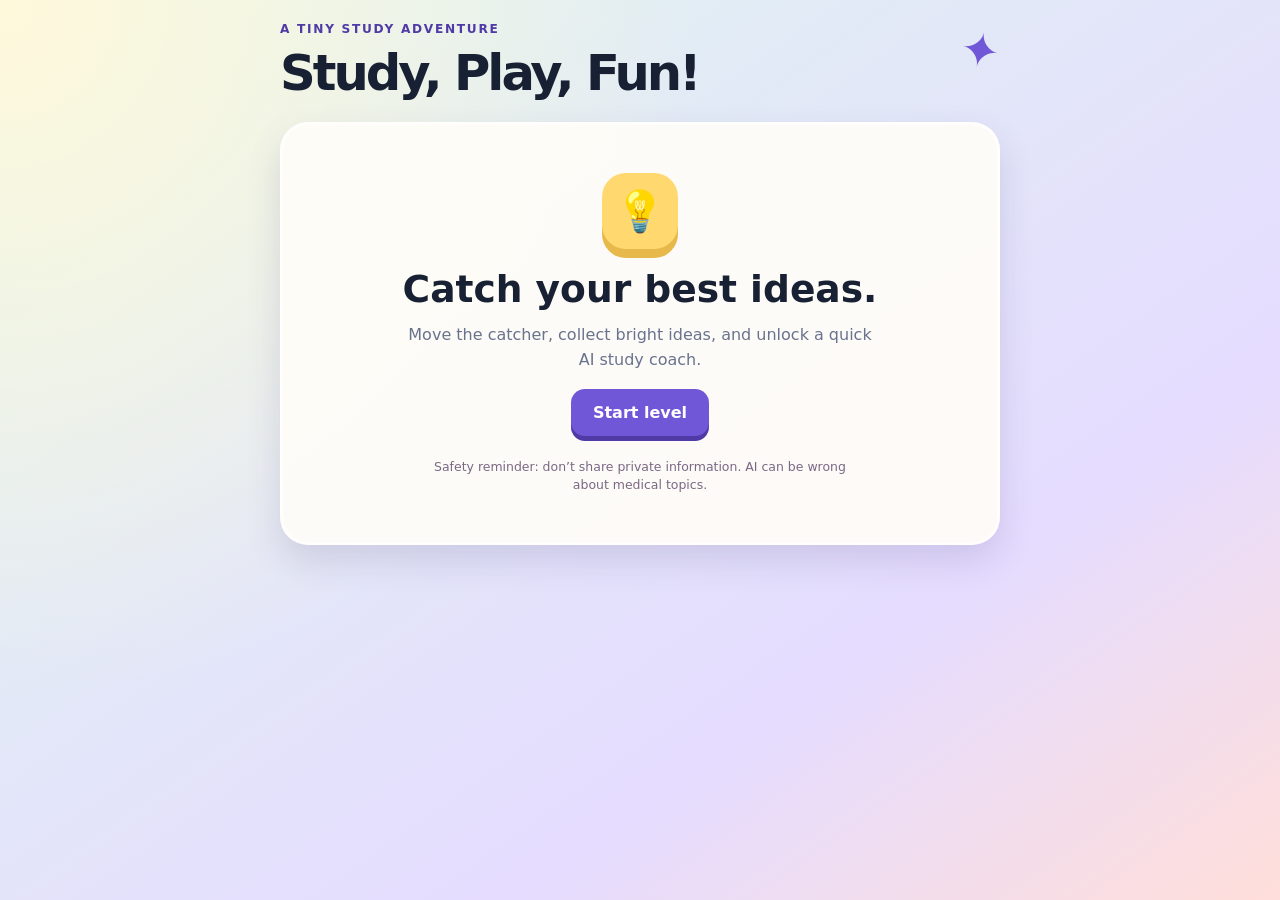
<file: index.html>
<!doctype html>
<html lang="en">
  <head>
    <meta charset="UTF-8" />
    <meta name="viewport" content="width=device-width, initial-scale=1.0" />
    <title>Study, Play, Fun!</title>
    <link rel="stylesheet" href="style.css" />
  </head>
  <body>
    <main class="app-shell">
      <header class="brand-row"><div><p class="eyebrow">A tiny study adventure</p><h1>Study, Play, Fun!</h1></div><div class="sparkle" aria-hidden="true">✦</div></header>
      <section id="start-screen" class="screen card"><div class="hero-icon" aria-hidden="true">💡</div><h2>Catch your best ideas.</h2><p>Move the catcher, collect bright ideas, and unlock a quick AI study coach.</p><button id="start-button" class="primary-button">Start level</button><p class="safety-note">Safety reminder: don’t share private information. AI can be wrong about medical topics.</p></section>
      <section id="game-screen" class="screen hidden" aria-live="polite"><div class="hud"><span>Ideas <strong id="score">0</strong></span><span>Lives <strong id="lives">3</strong></span><span>Time <strong id="time">60</strong></span></div><div id="game-board" class="game-board" aria-label="Idea catching game"><div class="board-label">Catch the ideas!</div><div id="player" class="player">✦</div></div><p class="controls-hint">Use ← → or A/D. On a phone, tap or drag left and right.</p></section>
      <section id="coach-screen" class="screen card hidden"><div class="hero-icon" aria-hidden="true">🧠</div><p class="eyebrow">Level checkpoint</p><h2>Nice work! Ask your AI Coach.</h2><p>Ask one school-related question about a test, study goal, or brainstorming idea.</p><label class="sr-only" for="coach-input">Your educational question</label><textarea id="coach-input" rows="3" maxlength="240" placeholder="Example: Help me make a 10-minute science study goal."></textarea><button id="ask-button" class="primary-button">Ask AI Coach</button><p id="coach-status" class="coach-status" role="status"></p><p class="safety-note">Please keep private information out of your question.</p></section>
      <section id="game-over-screen" class="screen card hidden"><div class="hero-icon" aria-hidden="true">🌱</div><p class="eyebrow">Level complete</p><h2 id="game-over-title">You grew your idea garden!</h2><p id="game-over-message">Your AI Coach tip is ready to try.</p><div class="final-score">Ideas caught <strong id="final-score">0</strong></div><button id="play-again-button" class="primary-button">Play again</button></section>
    </main>
    <script src="game.js"></script>
  </body>
</html>
</file>
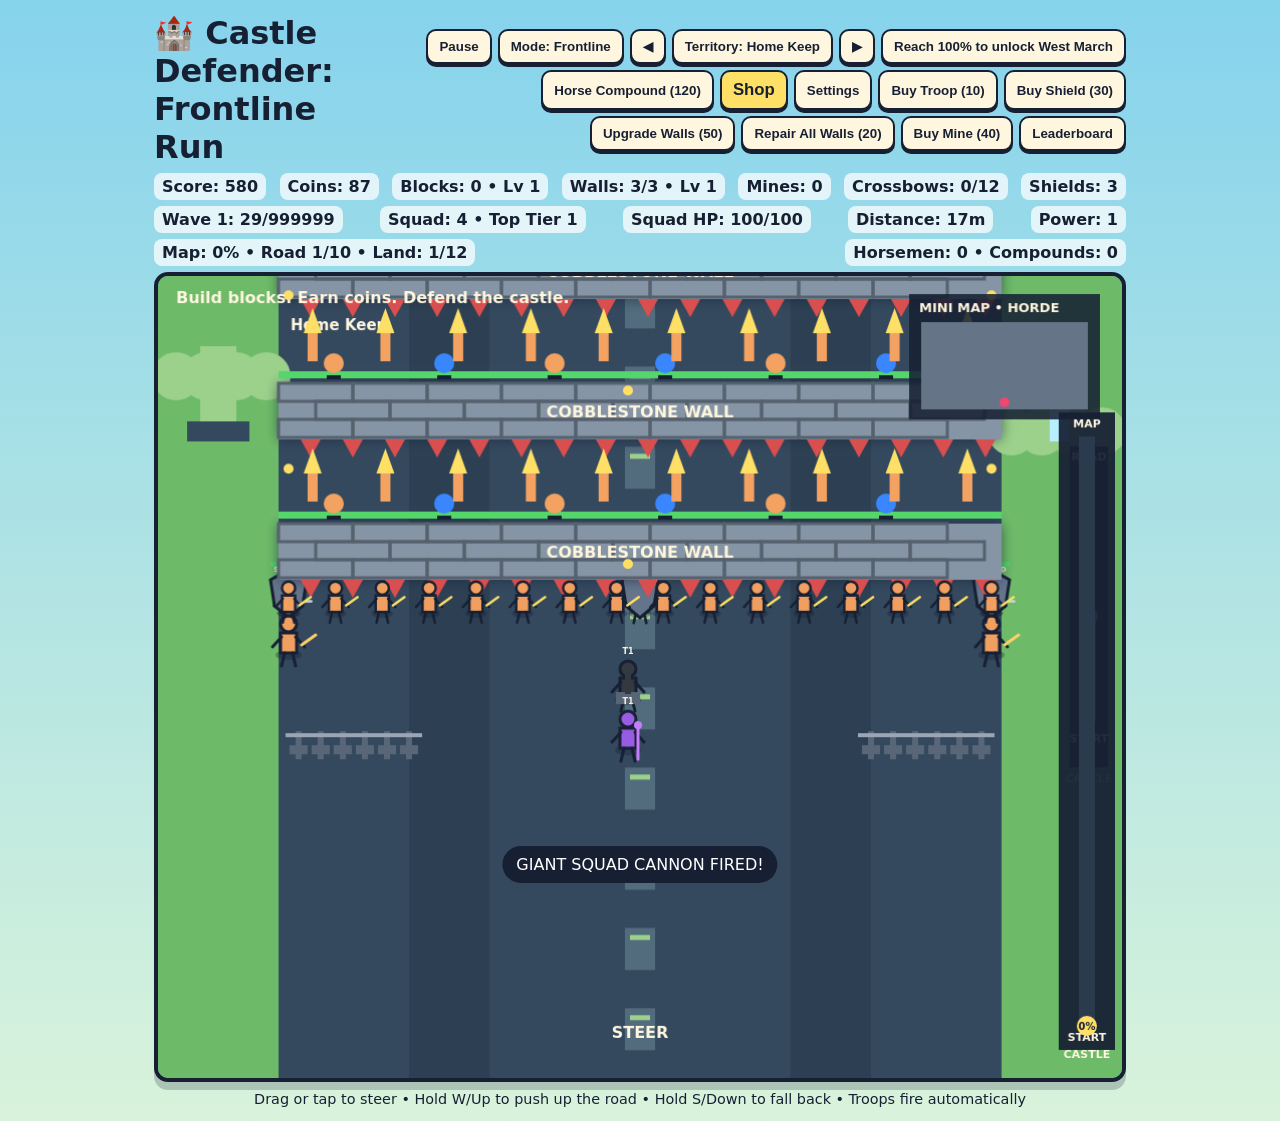
<file: Playground-Arcade/index.html>
<!doctype html>
<html lang="en">
<head>
  <meta charset="utf-8"><meta name="viewport" content="width=device-width,initial-scale=1,maximum-scale=1,user-scalable=no,viewport-fit=cover">
  <title>Castle Defender: Frontline Run</title>
  <style>
    :root{--ink:#172033;--paper:#fff6df;--blue:#76c9e9}*{box-sizing:border-box}body{margin:0;min-height:100vh;display:grid;place-items:center;background:linear-gradient(#86d3ed,#d9f3db);color:var(--ink);font-family:system-ui,sans-serif}.wrap{width:min(100vw,1000px);padding:14px}header{display:flex;justify-content:space-between;align-items:center;gap:8px;margin-bottom:7px}h1{margin:0;font-size:clamp(1.15rem,4vw,2rem)}button{border:2px solid var(--ink);border-radius:10px;background:var(--paper);padding:8px 11px;font-weight:800;color:var(--ink);box-shadow:0 3px 0 var(--ink);cursor:pointer}button:active{transform:translateY(2px);box-shadow:0 1px 0 var(--ink)}.buttons{display:flex;gap:6px;flex-wrap:wrap;justify-content:flex-end}.hud{display:flex;justify-content:space-between;gap:6px;flex-wrap:wrap;font-weight:800;margin:6px 0}.hud span{background:#ffffffbb;padding:4px 8px;border-radius:8px}canvas{display:block;width:100%;aspect-ratio:6/5;border:4px solid var(--ink);border-radius:14px;background:var(--blue);box-shadow:0 8px 0 #17203338;touch-action:none}.help{text-align:center;font-size:.9rem;margin:9px 0 0}.modal{position:fixed;inset:0;display:grid;place-items:center;background:#17203399;padding:18px}.modal[hidden]{display:none}.card{width:min(440px,100%);padding:22px;background:var(--paper);border:4px solid var(--ink);border-radius:16px;text-align:center;box-shadow:0 8px 0 var(--ink)}.card h2{margin-top:0}.skinGrid{display:grid;grid-template-columns:repeat(3,1fr);gap:10px;margin:16px 0}.skinChoice{display:grid;justify-items:center;gap:6px;min-height:130px;background:#fff;border:2px solid #9aa6b5}.skinChoice small{font-weight:600;color:#657487}.skinPreview{width:58px;height:58px;display:block;border:4px solid #172033;box-shadow:inset 8px 8px #ffffff55,4px 4px #17203355}.skinPreview.rose{border-radius:50%;background:#ef476f}.skinPreview.violet{border-radius:16px;transform:rotate(45deg);background:#8e5de7}.skinPreview.mint{border-radius:50%;background:#06d6a0}.skinPreview.ember{clip-path:polygon(50% 0,100% 35%,80% 100%,20% 100%,0 35%);background:#f97316}.skinPreview.ocean{border-radius:50%;background:#168aad;box-shadow:inset 0 0 0 9px #48cae4,inset 8px 8px #ffffff55,4px 4px #17203355}.skinPreview.shadow{border-radius:10px;background:#343a40}@media(max-width:600px){.skinGrid{grid-template-columns:repeat(2,1fr)}}.card p{line-height:1.45}.scoreList{display:grid;gap:8px;margin:16px 0;text-align:left}.scoreRow{display:grid;grid-template-columns:42px 1fr auto;gap:8px;align-items:center;padding:10px 12px;border-radius:10px;background:#fff;border:2px solid #aeb9c8}.scoreRank{font-weight:950;color:#8e5de7}.scoreMain{font-weight:850}.scoreMeta{font-size:12px;color:#657487}.sharedNote{padding:12px;border-radius:10px;background:#e8f4ff;color:#28506d;font-size:13px}.toast{position:fixed;bottom:17px;left:50%;transform:translateX(-50%);padding:9px 14px;border-radius:999px;background:var(--ink);color:white;opacity:0;pointer-events:none;transition:opacity .2s}.toast.show{opacity:1}
    html,body{width:100%;height:100%;overflow:hidden;overscroll-behavior:none;touch-action:none;-webkit-user-select:none;user-select:none;-webkit-tap-highlight-color:transparent}button{touch-action:manipulation}@media(max-width:600px){body{display:block;min-height:100dvh}.wrap{width:100%;height:100dvh;padding:6px;overflow:hidden}header{display:block;margin-bottom:3px}h1{font-size:1.05rem;line-height:1.15;margin-bottom:4px}.buttons{display:grid;grid-template-columns:repeat(3,minmax(0,1fr));gap:4px;max-height:20dvh;overflow:hidden;justify-content:stretch}.buttons button{min-height:44px;padding:6px 3px;font-size:10px;line-height:1.05;box-shadow:0 2px 0 var(--ink);overflow:hidden}.hud{max-height:17dvh;overflow:hidden;gap:3px;margin:3px 0;font-size:10px;line-height:1.05}.hud span{padding:4px 5px;border-radius:6px}.wrap canvas{width:100%;height:42dvh;aspect-ratio:auto;border-width:3px;border-radius:10px}.help{font-size:10px;line-height:1.1;margin:4px 0 0;white-space:nowrap;overflow:hidden}.modal{padding:8px}.card{max-height:92dvh;overflow:auto;padding:14px}.skinGrid{gap:6px;margin:10px 0}.skinChoice{min-height:74px;font-size:12px}.skinPreview{width:42px;height:42px}.toast{bottom:8px;max-width:92vw;text-align:center;font-size:12px}}
    @media(max-width:600px){html,body{height:auto;min-height:100%;overflow-y:auto;overflow-x:hidden;overscroll-behavior-y:contain;touch-action:pan-y}.wrap{height:auto;min-height:100dvh;overflow:visible}.buttons{max-height:none;overflow:visible}.hud{max-height:none;overflow:visible}.help{white-space:normal;overflow:visible}.modal{overflow-y:auto}}
    @media(min-width:601px){html,body{height:auto;min-height:100%;overflow-y:auto;overflow-x:hidden;overscroll-behavior-y:auto;touch-action:auto}body{display:block}.wrap{margin:0 auto}}
  </style>
</head>
<body>
<main class="wrap">

<header><h1>🏰 Castle Defender: Frontline Run</h1><div class="buttons"><button id="pauseBtn">Pause</button><button id="modeBtn">Mode: Frontline</button><button id="prevTerritoryBtn">◀</button><button id="territoryBtn">Territory: Home</button><button id="nextTerritoryBtn">▶</button><button id="conquerBtn">Unlock Next Territory</button><button id="horseBtn">Horse Compound (120)</button><button id="settingsBtn">Settings</button><button id="buyTroopBtn">Buy Troop (10)</button><button id="buyShieldBtn">Buy Shield (30)</button><button id="placeTroopBtn">Place Troop</button><button id="upgradeRecruitBtn">Recruit Tier 2 (25)</button><button id="buildBlockBtn">Build Block (15)</button><button id="upgradeBlocksBtn">Upgrade Blocks (30)</button><button id="upgradeWallsBtn">Upgrade Walls (50)</button><button id="repairWallsBtn">Repair Walls (20)</button><button id="mineBtn">Buy Mine (40)</button><button id="upgradeMinesBtn">Upgrade Mines (60)</button><button id="unlockTroopBtn" style="display:none">Unlock Gunner (50)</button><button id="leftBowBtn">Left Crossbow (25)</button><button id="rightBowBtn">Right Crossbow (25)</button><button id="mergeBtn" disabled>Merge Troops</button><button id="frontBtn">Front: Knife Fighters</button><button id="middleBtn">Middle: Cannon</button><button id="backBtn">Back: Mage</button><button id="skinBtn">Change Skin</button><button id="upgradeBtn">Upgrade</button><button id="scoresBtn">Leaderboard</button></div></header>


<div class="hud"><span id="score">Score: 0</span><span id="coins">Coins: 0</span><span id="blocks">Blocks: 0</span><span id="wallHealth">Walls: 3/3</span><span id="mines">Mines: 0</span><span id="crossbows">Crossbows: 0/12</span><span id="shields">Shields: 3</span><span id="wave">Checkpoint: 1</span><span id="army">Squad: 4 • Tier 1</span><span id="health">Squad HP: 100/100</span><span id="distance">Distance: 0m</span><span id="power">Power: 1</span><span id="territory">Land: 1/12 • +0 coins</span><span id="horsemen">Horsemen: 0</span></div>
<canvas id="game" width="960" height="800" aria-label="Castle Defender survival runner"></canvas>
<p class="help">Drag or tap to steer • Hold W/Up to push up the road • Hold S/Down to fall back • Troops fire automatically</p></main>

<section class="modal" id="gameOver" hidden><div class="card"><h2>Frontline lost</h2><p id="resultText"></p><button id="againBtn">Play Again</button></div></section>
<section class="modal" id="settingsModal" hidden><div class="card" style="width:min(680px,100%);max-height:90vh;overflow:auto"><h2>Troop Skin Gallery</h2><p>The game is paused. Pick a look and preview it below.</p><div class="skinGrid"><button class="skinChoice" data-skin="0"><span class="skinPreview rose"></span><b>Rose Guard</b><small>Bright and brave</small></button><button class="skinChoice" data-skin="1"><span class="skinPreview violet"></span><b>Violet Arcane</b><small>Magic purple armor</small></button><button class="skinChoice" data-skin="2"><span class="skinPreview mint"></span><b>Mint Scout</b><small>Fresh green gear</small></button><button class="skinChoice" data-skin="3"><span class="skinPreview ember"></span><b>Ember Knight</b><small>Hot orange plate</small></button><button class="skinChoice" data-skin="4"><span class="skinPreview ocean"></span><b>Ocean Ranger</b><small>Blue wave armor</small></button><button class="skinChoice" data-skin="5"><span class="skinPreview shadow"></span><b>Shadow Bot</b><small>Dark stealth suit</small></button></div><h3>Horde Skin</h3><div class="skinGrid"><button class="skinChoice hordeChoice" data-horde="0"><span class="skinPreview" style="background:#e2773c"></span><b>Rust Horde</b><small>Classic enemies</small></button><button class="skinChoice hordeChoice" data-horde="1"><span class="skinPreview" style="background:#65a30d"></span><b>Toxic Horde</b><small>Lime danger</small></button><button class="skinChoice hordeChoice" data-horde="2"><span class="skinPreview" style="background:#38bdf8"></span><b>Ice Horde</b><small>Frozen rush</small></button><button class="skinChoice hordeChoice" data-horde="3"><span class="skinPreview" style="background:#475569"></span><b>Shadow Horde</b><small>Dark invasion</small></button></div><p>Press <b>P</b> or use Pause when you need to step away.</p><button id="closeSettingsBtn">Back to Battle</button></div></section><section class="modal" id="troopModal" hidden><div class="card" style="width:min(620px,100%)"><h2>Choose a Stationary Troop</h2><p>The battle is paused. Pick a troop, then place its large preview anywhere.</p><div class="skinGrid"><button class="skinChoice stationChoice" data-station-role="knife"><span class="skinPreview rose" style="width:100px;height:100px;background:#f4a261"></span><b>Knife Fighter</b><small>Front-line defender</small></button><button class="skinChoice stationChoice" data-station-role="archer"><span class="skinPreview ocean" style="width:100px;height:100px;background:#3a86ff"></span><b>Archer</b><small>Long-range shooter</small></button><button class="skinChoice stationChoice" data-station-role="mage"><span class="skinPreview violet" style="width:100px;height:100px;background:#9b5de5"></span><b>Mage</b><small>Splash damage</small></button><button class="skinChoice stationChoice" data-station-role="cannon"><span class="skinPreview shadow" style="width:100px;height:100px;background:#343a40"></span><b>Cannon</b><small>Heavy shot</small></button></div><p id="stationInfo">Selected: Knife Fighter</p><button id="placeSelectedBtn">Place Selected Troop</button> <button id="storeSelectedBtn">Store Selected</button> <button id="useStoredBtn">Use Stored</button><br><br><button id="cancelTroopBtn">Back to Battle</button></div></section><section class="modal" id="leaderboardModal" hidden><div class="card" style="width:min(650px,100%);max-height:90vh;overflow:auto"><h2>Leaderboard</h2><p>Your runs are saved on this device.</p><div id="localScores" class="scoreList"></div><h3>Other Players</h3><div class="sharedNote">Shared scores from other devices need an online scoreboard service. This game is ready for that connection, but no online service is connected yet.</div><br><button id="closeLeaderboardBtn">Back to Battle</button></div></section><div class="toast" id="toast"></div>
<script>
// Change these numbers to tune the game. Each setting controls one part of play.
const CONFIG={
  width:960,height:800, // Internal canvas size; taller gives more reaction time.
  startingArmy:4, // Troops in the squad at the start.
  mergeAt:10, // Same-tier troops needed to merge into one better troop.
  runSpeed:125, // How quickly the road moves toward the squad.
  laneMoveSpeed:520, // How quickly keyboard steering changes lanes.
  troopUpgradeCostStep:20, // Extra coins added after each recruit-tier upgrade.
  troopUpgradeBaseCost:25, // Starting coin cost to improve the tier of future recruits.
  troopCost:10, // Coins needed to recruit one troop.
  maxStationedTroops:60, // Maximum troops that can be stationed anywhere on the battlefield.
  stationedTroopFireMs:600, // Time between shots from a stationed troop.
  blockCost:15, // Coins needed to build one block.
  blockMaxHealth:80, // Health of a newly built block.
  blockWidth:110, // Width of a block barrier.
  blockDamagePerSecond:28, // Damage hordes deal while attacking a block.
  blockSpikeDamage:16, // Damage dealt by spikes to enemies touching a block.
  wallMaxHealth:1400, // Starting health of the heavily reinforced cobblestone wall.
  wallLayerHealth:[5200,4400,3600], // Large health pools for the front, middle, and back wall layers.
  wallUpgradeCost:50, // Coins needed to strengthen every wall layer.
  wallUpgradeHealth:1400, // Max health added to each wall layer per upgrade.
  wallUpgradeSpikeDamage:6, // Spike damage added to each wall upgrade.
  wallUpgradeFlameDamage:8, // Flamethrower damage added to each wall upgrade.
  wallGraceMs:30000, // First 30 seconds when walls cannot take damage.
  wallDamagePerSecond:6, // Slow damage the horde deals while breaking into the wall.
  wallRepairCost:20, // Coins needed to repair the wall.
  wallRepairAmount:999999, // Full-wall repair amount; repairs always fill every layer.
  wallGuardCount:6, // Permanent troops stationed on top of the wall.
  wallGuardFireMs:850, // Time between wall guard volleys.
  wallGuardDamage:5, // Damage from each wall guard arrow.
  wallSpikeDamage:18, // Damage from the spikes on every wall layer.
  wallFlameCount:10, // Number of flamethrowers spread across each wall.
  wallFlameDamage:12, // Damage each flamethrower deals every second.
  wallContactDamagePerSecond:120, // Extra damage when a horde touches a wall.
  wallFlameRange:95, // Distance in front of a wall covered by flames.
  decoyLifeMs:8000, // How long a block decoy stays after walls fall.
  mineCost:40, // Coins needed to build a money-generating mine.
  mineMax:3, // Maximum mines that can be active at once.
  mineMaxHealth:2400, // Health of each mine before enemies destroy it.
  mineY:735, // Back-line position where mines are built.
  mineIncomeMs:2000, // Time between mine payouts.
  mineIncome:8, // Coins earned by a mine each payout.
  mineUpgradeCost:60, // Coins needed to upgrade all active mines.
  mineUpgradeIncome:5, // Extra coins per payout for each mine upgrade.
  mineUpgradeHealth:500, // Extra max health for each mine upgrade.
  mineUpgradeGuardDamage:4, // Extra guard damage for each mine upgrade.
  mineDamagePerSecond:3, // Damage enemies deal while attacking a mine.
  mineGuardCount:2, // Stationary guards protecting each mine.
  mineGuardFireMs:700, // Time between mine guard shots.
  mineGuardDamage:6, // Damage from each mine guard shot.
  playerCannonFireMs:5000, // Time between giant player cannon shots.
  playerCannonDamage:35, // Damage from the giant cannonball.
  playerCannonSplash:90, // Blast radius of the giant cannonball.
  playerCannonSpeed:520, // Speed of the giant cannonball.
  blockUpgradeCost:30, // Coins needed to upgrade every built block.
  blockUpgradeHealth:35, // Extra health given to each block upgrade.
  blockUpgradeSpikeDamage:8, // Extra spike damage given to each block upgrade.
  coinPerMob:3, // Coins earned when a normal mob is defeated.
  coinPerBoss:15, // Coins earned when a boss is defeated.
  coinPerMega:40, // Coins earned when a mega boss is defeated.
  crossbowCost:25, // Coins needed for one side crossbow.
  crossbowMaxPerSide:6, // Maximum crossbows that can be built on each side.
  troopUnlockCost:50, // Coins needed to unlock the Gunner troop.
  crossbowFireMs:700, // Time between automatic crossbow bolts.
  crossbowSpeed:430, // Speed of crossbow bolts.
  crossbowDamage:5, // Damage from one crossbow bolt.
  waveRewardStep:10, // Extra coins awarded for each later wave.
  waveAutoStartMs:5000, // Time to wait before the next wave starts automatically.
  waveRewardBase:20, // Coins awarded after finishing wave 1.
  waveEnemyStep:6, // Extra enemies added to each new wave.
  waveStartEnemies:12, // Number of enemies in wave 1.
  territoryIncome:6, // Coins each owned territory earns per payout.
  territoryAttackMs:5000, // Time between horde attacks on owned territories.
  territoryAttackDamage:2, // Damage each territory takes from a horde attack.
  territoryMaxHealth:100, // Health of each territory.
  conquerCost:0, // Territory unlocks are earned by pushing forward, never by coins.
  mapEnemyGrowth:1.08, // Enemy health multiplier for each unlocked section of road.
  mapEnemyDamageGrowth:1.12, // Enemy attack multiplier for each unlocked section of road.
  horseCompoundCost:120, // Coins needed to buy a knight horse compound.
  horseSpawnMs:250, // Horse compounds send charges rapidly with no long cooldown.
  horsemenPerCompound:4, // Horsemen sent by each compound.
  horsemanSpeed:380, // Speed of a horse charge.
  horsemanDamage:180, // Damage dealt by one horseman charge.
  horsemanKnockback:70, // Distance an enemy is pushed backward by a horse hit.
  horseTargetRefreshMs:180, // How often each horse searches for a new target.
  horsemanShots:8, // Each horseman can hit a horde member several times before leaving.
  enemyStreamRate:22, // Mobs added every second during an active wave.
maxActiveEnemies:45, maxFriendlyBullets:260, // Keeps the endless horde readable while new enemies keep trying to arrive.
  enemyMinX:410, // Left edge of the enemy-only middle lane.
  enemyMaxX:550, // Right edge of the enemy-only middle lane.
  enemySpawnMinX:140, // Left edge of the full horde spawn area.
  enemySpawnMaxX:820, // Right edge of the full horde spawn area.
  corridorMinX:205, // Left edge the player can reach for the far-left multiplier.
  corridorMaxX:755, // Right edge the player can reach for the far-right multiplier.
  playerLine:685, // Vertical position of the squad near the bottom.
  squadMoveSpeed:230, // Forward/backward movement speed for the squad.
  squadMinY:35, // Farthest forward the squad can move across the playfield while holding W.
  squadMaxY:720, // Farthest backward the squad can move across the playfield.
  squadViewY:430, // Screen position where the squad stays while the road scrolls forward.
  roadViewportPercent:10, // The battlefield shows about one tenth of the full road at a time.
  roadLength:30000, // Full pre-castle road distance; shorter so each territory reaches 100% sooner.
  finalRoadScreens:10, // Number of viewport-sized sections in the final road.
  finalRoadLength:90000, // Five times the previous final-road distance.
  castleRoadPercent:.9, // The enemy castle appears at 90% of the final road.
  castleHordeRate:85, // Extra enemies spawned every second at the enemy castle.
  castleBossEvery:5, // Every fifth castle attacker becomes a boss.
  endlessHorde:true, // Keep normal hordes spawning instead of ending after one small wave.
  boulderSpacing:500, // Distance between paired side boulders.
  boulderStartHits:5, // Bullets needed to break a starting boulder.
  powerUpAmount:0, // Power-ups do not increase combat power; they only give their score/coin effect.
  boulderMaxTroopsHit:1, // One boulder can knock out at most one nearby troop.
  troopFireMs:450, // How often troops fire automatically.
  troopBaseDamage:2, // Base damage from each regular troop shot.
  bulletKnockback:18, // Distance normal bullets push enemies backward.
  cannonKnockback:45, // Distance cannon shots push enemies backward.
  playerDamageWaveGrowth:.25, // Extra player damage gained with each new wave.
  upgradePowerGain:3, // Big damage boost given by the score-based squad upgrade.
  bulletSpeed:360, // Speed of friendly bullets.
  bulletLifeMs:1800, // Long travel time so bullets do not vanish in the middle of the battlefield.
  enemyApproachSpeed:180, // Slower enemy movement gives the squad more time to react.
  enemyDamage:4, // Base troops lost when one enemy reaches the squad.
  enemyTouchDamage:12, // Strong contact damage when a horde reaches the squad line.
  enemyDamagePerCheckpoint:3, // Extra damage added at every checkpoint.
  enemyHealthGrowth:1.08, // Gentle enemy health growth per checkpoint so hordes stay beatable.
  enemyDamageGrowth:1.10, // Percentage attack growth per checkpoint.
  territoryEnemyHealthGrowth:1.06, // Extra enemy health multiplier for each later territory.
  territoryEnemyDamageGrowth:1.10, // Extra enemy damage multiplier for each later territory.
  territoryEnemySpeedGrowth:1.03, // Extra enemy speed multiplier for each later territory.
  enemyArcherChance:.16, // Chance that a normal horde member is an enemy archer.
  enemyArcherFireMs:900, // Time between enemy archer shots.
  enemyArcherDamage:24, // Base damage enemy arrows deal to blocks.
  enemyArcherWallDamageCap:.03, // One archer arrow can remove at most 3% of a wall.
  enemyBaseHp:4, // Starting health for a normal enemy.
  enemyHpPerCheckpoint:3, // Small extra enemy health as checkpoints rise.
  bossEvery:3, // A boss appears at every third checkpoint.
  bossHealthMultiplier:2.4, // Regular boss health multiplier; lower makes bosses easier to defeat.
  megaHealthMultiplier:6, // Mega boss health multiplier; keeps mega bosses tougher than regular bosses.
  megaBossEvery:5, // A guaranteed mega boss appears every fifth checkpoint.
  megaHordeChance:.012, // Occasional chance for a giant shielded horde leader.
  megaShieldHealth:60, // Smaller shield so bullets visibly damage mega enemies sooner.
  megaChaseSpeed:180, // Side-to-side chase speed of a mega horde leader. bloodMoonChance:.018, // Chance to start a blood moon. bloodMoonDurationMs:18000, // Blood moon duration. thunderstormChance:.014, // Chance to start a thunderstorm. thunderstormDurationMs:12000, // Thunderstorm duration. thunderstormCheckMs:1800, // Lightning check interval. thunderTroopChance:.22, // Chance lightning knocks out a troop. thunderHorseChance:.28, // Chance lightning knocks out a horseman.
  mergeDamageBonus:2, // Extra power gained whenever troops merge.
  checkpointSquadFloor:4, // Minimum squad count carried through a checkpoint.
  startingPower:1, // Troop damage level.
  troopTierDamage:3, // Extra damage each troop gains for every tier above level 1.
  troopGap:24, // Horizontal space between troops in a row.
  knightLineMinX:130, // Left edge of the front knight line.
  knightLineMaxX:830, // Right edge of the front knight line.
  knightLineCount:16, // Number of visible front-line knights spread across the road.
  troopRowGap:32, // Vertical space between troop rows.
  frontRowOffset:-70, // How far forward the knife fighters stand.
  middleRowOffset:-25, // Position of the archer row behind the knives.
  backRowOffset:25, // Position of the mage row.
  troopRows:3, // Exactly three defensive rows: front, middle, and back.
  troopRadius:10, // Fixed troop body size at every tier.
  startingShields:3, // Shield troops protecting the squad at the start of a territory.
  shieldCost:30, // Coins needed to replace one broken shield troop.
  shieldMaxHealth:1200, // Health of each shield before its troop falls.
  shieldDamageMultiplier:.0001, // Tiny per-contact damage keeps shields durable in dense crowds while remaining breakable.
  fallenTroopLifeMs:Infinity, // Fallen troops stay on the road until the run ends.
  knifeDamageBonus:30, // Strong front-row knight damage; normal hordes fall in one hit.
  mageDamageBonus:4, // Extra damage from back-row mage troops.
  gunnerDamageBonus:0, // Extra damage from middle-row gunner troops.
  archerDamageBonus:4, // Extra damage from ranged archers behind the knives.
  maxSquadHealth:100, // Starting health shared by the squad.
  mageHeal:4, // Health restored by each mage volley.
  mageSplashRadius:52, // Radius of a mage's splash attack.
};
const canvas=document.querySelector('#game'),ctx=canvas.getContext('2d');
const scoreEl=document.querySelector('#score'),coinsEl=document.querySelector('#coins'),blocksEl=document.querySelector('#blocks'),wallHealthEl=document.querySelector('#wallHealth'),minesEl=document.querySelector('#mines'),crossbowsEl=document.querySelector('#crossbows'),shieldsEl=document.querySelector('#shields'),buyShieldBtn=document.querySelector('#buyShieldBtn'),territoryEl=document.querySelector('#territory'),horsemenEl=document.querySelector('#horsemen'),prevTerritoryBtn=document.querySelector('#prevTerritoryBtn'),territoryBtn=document.querySelector('#territoryBtn'),nextTerritoryBtn=document.querySelector('#nextTerritoryBtn'),conquerBtn=document.querySelector('#conquerBtn'),horseBtn=document.querySelector('#horseBtn'),buyTroopBtn=document.querySelector('#buyTroopBtn'),placeTroopBtn=document.querySelector('#placeTroopBtn'),upgradeRecruitBtn=document.querySelector('#upgradeRecruitBtn'),buildBlockBtn=document.querySelector('#buildBlockBtn'),upgradeBlocksBtn=document.querySelector('#upgradeBlocksBtn'),upgradeWallsBtn=document.querySelector('#upgradeWallsBtn'),repairWallsBtn=document.querySelector('#repairWallsBtn'),mineBtn=document.querySelector('#mineBtn'),upgradeMinesBtn=document.querySelector('#upgradeMinesBtn'),unlockTroopBtn=document.querySelector('#unlockTroopBtn'),leftBowBtn=document.querySelector('#leftBowBtn'),rightBowBtn=document.querySelector('#rightBowBtn'),waveEl=document.querySelector('#wave'),armyEl=document.querySelector('#army'),healthEl=document.querySelector('#health'),distanceEl=document.querySelector('#distance'),powerEl=document.querySelector('#power'),mergeBtn=document.querySelector('#mergeBtn'),frontBtn=document.querySelector('#frontBtn'),middleBtn=document.querySelector('#middleBtn'),backBtn=document.querySelector('#backBtn'),gameOver=document.querySelector('#gameOver'),resultText=document.querySelector('#resultText'),toast=document.querySelector('#toast'),pauseBtn=document.querySelector('#pauseBtn'),settingsBtn=document.querySelector('#settingsBtn'),settingsModal=document.querySelector('#settingsModal'),closeSettingsBtn=document.querySelector('#closeSettingsBtn'),leaderboardModal=document.querySelector('#leaderboardModal'),localScores=document.querySelector('#localScores'),closeLeaderboardBtn=document.querySelector('#closeLeaderboardBtn'),scoresBtn=document.querySelector('#scoresBtn'),troopModal=document.querySelector('#troopModal'),placeSelectedBtn=document.querySelector('#placeSelectedBtn'),storeSelectedBtn=document.querySelector('#storeSelectedBtn'),useStoredBtn=document.querySelector('#useStoredBtn'),cancelTroopBtn=document.querySelector('#cancelTroopBtn'),stationInfo=document.querySelector('#stationInfo');
let paused=false,game,last=0,keys={},dragging=false,skin=0,upgrade=0,gameMode=localStorage.getItem('castleGameMode')||'frontline',frontType='knife',middleType='cannon',backType='mage',selectedStationRole='knife',storedTroops=JSON.parse(localStorage.getItem('castleStoredTroops')||'{}'),scores=JSON.parse(localStorage.getItem('castleRunnerScores')||'[]');const legacyLeaderboard=[{score:138286,distance:4452,coins:8025312,troops:0,when:'10/18/2026, 8:29:01 PM'},{score:106029,distance:694,coins:65195,troops:0,when:'10/18/2026, 8:08:20 PM'},{score:66273,distance:94,coins:547550,troops:0,when:'10/18/2026, 8:21:36 PM'},{score:65715,distance:27,coins:268991,troops:0,when:'10/18/2026, 8:16:38 PM'},{score:60120,distance:'—',coins:'—',troops:'—',when:'Earlier run'},{score:57940,distance:19,coins:55021,troops:0,when:'10/18/2026, 8:03:25 PM'},{score:55675,distance:2720,coins:7291,troops:0,when:'10/18/2026, 6:58:18 PM'}];scores=[...scores,...legacyLeaderboard].filter((run,index,all)=>index===all.findIndex(other=>other.score===run.score&&other.when===run.when));localStorage.setItem('castleRunnerScores',JSON.stringify(scores));
const skinStyles=[{name:'Rose Guard',body:'#ef476f',accent:'#ffd166',shape:'circle'},{name:'Violet Arcane',body:'#8e5de7',accent:'#c77dff',shape:'diamond'},{name:'Mint Scout',body:'#06d6a0',accent:'#b7efc5',shape:'circle'},{name:'Ember Knight',body:'#f97316',accent:'#ffe066',shape:'hex'},{name:'Ocean Ranger',body:'#168aad',accent:'#48cae4',shape:'ring'},{name:'Shadow Bot',body:'#343a40',accent:'#adb5bd',shape:'square'}];
const territoryThemes=[{sky:['#b8efff','#75c5e3','#4c8eaa'],edge:'#6dbb68',road:'#34495e',stripe:'#526b7d',accent:'#9bd18b',name:'Home Keep'},{sky:['#ffd8a8','#e59866','#9c6644'],edge:'#6a994e',road:'#614051',stripe:'#8f6b50',accent:'#b7c98b',name:'West March'},{sky:['#dbeafe','#93c5fd','#64748b'],edge:'#94a3b8',road:'#334155',stripe:'#64748b',accent:'#cbd5e1',name:'North Reach'},{sky:['#fef3c7','#f59e0b','#b45309'],edge:'#65a30d',road:'#4b3a28',stripe:'#80613c',accent:'#a3e635',name:'East Vale'},{sky:['#fecdd3','#fb7185','#9f1239'],edge:'#15803d',road:'#4a2634',stripe:'#7f3d55',accent:'#86efac',name:'South Fields'},{sky:['#e9d5ff','#a855f7','#581c87'],edge:'#166534',road:'#302044',stripe:'#68438c',accent:'#d8b4fe',name:'Iron Pass'},{sky:['#ccfbf1','#2dd4bf','#0f766e'],edge:'#65a30d',road:'#254b4b',stripe:'#397979',accent:'#a7f3d0',name:'Pine Frontier'},{sky:['#bfdbfe','#60a5fa','#1d4ed8'],edge:'#22c55e',road:'#263c5a',stripe:'#41648d',accent:'#93c5fd',name:'River Gate'},{sky:['#fed7aa','#f97316','#7c2d12'],edge:'#4d7c0f',road:'#513323',stripe:'#885d3d',accent:'#fde68a',name:'Ash Ridge'},{sky:['#fef9c3','#eab308','#854d0e'],edge:'#84cc16',road:'#5b4820',stripe:'#8a702e',accent:'#d9f99d',name:'Golden Steppe'},{sky:['#cbd5e1','#64748b','#1e293b'],edge:'#475569',road:'#263241',stripe:'#52657c',accent:'#cbd5e1',name:'Outer Rampart'},{sky:['#fecaca','#dc2626','#450a0a'],edge:'#374151',road:'#291b23',stripe:'#5a3038',accent:'#fca5a5',name:'Enemy Castle'}];
const tierColors=['#ffd166','#f4a261','#e76f51','#b565d9'];const hordeStyles=[{name:'Rust Horde',body:'#e2773c',archer:'#2a9d8f',boss:'#593583',mega:'#1d3557'},{name:'Toxic Horde',body:'#65a30d',archer:'#16a34a',boss:'#166534',mega:'#14532d'},{name:'Ice Horde',body:'#38bdf8',archer:'#0284c7',boss:'#1d4ed8',mega:'#172554'},{name:'Shadow Horde',body:'#475569',archer:'#334155',boss:'#1e293b',mega:'#0f172a'}];let hordeSkin=0;
function reset(){paused=false;pauseBtn.textContent="Pause";game={running:true,mode:gameMode,score:0,coins:0,territories:[{name:'Home Keep',owned:true,hp:CONFIG.territoryMaxHealth,unlockProgress:0},{name:'West March',owned:false,hp:CONFIG.territoryMaxHealth,unlockProgress:.08},{name:'North Reach',owned:false,hp:CONFIG.territoryMaxHealth,unlockProgress:.16},{name:'East Vale',owned:false,hp:CONFIG.territoryMaxHealth,unlockProgress:.24},{name:'South Fields',owned:false,hp:CONFIG.territoryMaxHealth,unlockProgress:.32},{name:'Iron Pass',owned:false,hp:CONFIG.territoryMaxHealth,unlockProgress:.40},{name:'Pine Frontier',owned:false,hp:CONFIG.territoryMaxHealth,unlockProgress:.48},{name:'River Gate',owned:false,hp:CONFIG.territoryMaxHealth,unlockProgress:.56},{name:'Ash Ridge',owned:false,hp:CONFIG.territoryMaxHealth,unlockProgress:.64},{name:'Golden Steppe',owned:false,hp:CONFIG.territoryMaxHealth,unlockProgress:.72},{name:'Outer Rampart',owned:false,hp:CONFIG.territoryMaxHealth,unlockProgress:.82},{name:'Enemy Castle',owned:false,hp:CONFIG.territoryMaxHealth,unlockProgress:.92}],unlockedCount:1,currentTerritory:0,territoryStates:{},territoryTimer:CONFIG.territoryAttackMs,horseCompounds:0,horseBuildings:[],horseTimer:CONFIG.horseSpawnMs,horsemen:[],blocks:[],walls:[{x:480,y:250,width:720,hp:CONFIG.wallLayerHealth[0],maxHp:CONFIG.wallLayerHealth[0],spikeDamage:CONFIG.wallSpikeDamage,flameDamage:CONFIG.wallFlameDamage},{x:480,y:390,width:720,hp:CONFIG.wallLayerHealth[1],maxHp:CONFIG.wallLayerHealth[1],spikeDamage:CONFIG.wallSpikeDamage,flameDamage:CONFIG.wallFlameDamage},{x:480,y:530,width:720,hp:CONFIG.wallLayerHealth[2],maxHp:CONFIG.wallLayerHealth[2],spikeDamage:CONFIG.wallSpikeDamage,flameDamage:CONFIG.wallFlameDamage}],wallLevel:1,mines:[],wallGraceRemaining:CONFIG.wallGraceMs,wallGuardTimer:0,cannonTimer:0,placingBlock:false,placingTroop:false,placingHorse:false,stationed:[],shields:Array.from({length:CONFIG.startingShields},()=>({hp:CONFIG.shieldMaxHealth,maxHp:CONFIG.shieldMaxHealth})),fallenTroops:[],blockLevel:1,gunnerUnlocked:true,crossbows:{left:0,right:0},crossbowTimer:0,recruitTier:1,recruitUpgradeCost:CONFIG.troopUpgradeBaseCost,army:CONFIG.startingArmy,troopTiers:Array(CONFIG.startingArmy).fill(1),checkpointArmy:CONFIG.startingArmy,tier:1,squadHealth:CONFIG.maxSquadHealth,squadMaxHealth:CONFIG.maxSquadHealth,squadY:CONFIG.playerLine,maxSquadAdvance:CONFIG.playerLine,mapProgress:0,roadDistance:0,distance:0,checkpoint:1,megaBossCheckpoint:0,gatesPassed:0,road:0,laneX:480,gateAt:Infinity,enemyStream:0,boulderAt:520,nextShot:0,wave:1,waveTarget:CONFIG.waveStartEnemies,waveSpawned:0,waveDefeated:0,waveActive:true,waveReady:false,waveWaitMs:0,bullets:[],enemyBullets:[],gates:[],enemies:[],boulders:[],powerups:[],power:CONFIG.startingPower,eventTimer:45000,bloodMoonMs:0,thunderstormMs:0,thunderstormCheckMs:CONFIG.thunderstormCheckMs,eventText:''};restoreCampaign();gameOver.hidden=true;updateHud();}
function syncArmy(){game.army=game.troopTiers.length;game.tier=Math.max(...game.troopTiers,1);}function captureTerritoryState(){return {army:game.army,troopTiers:[...game.troopTiers],power:game.power,wallLevel:game.wallLevel,blockLevel:game.blockLevel,walls:JSON.parse(JSON.stringify(game.walls)),blocks:JSON.parse(JSON.stringify(game.blocks)),mines:JSON.parse(JSON.stringify(game.mines)),crossbows:{...game.crossbows},stationed:JSON.parse(JSON.stringify(game.stationed)),shields:JSON.parse(JSON.stringify(game.shields||[])),fallenTroops:JSON.parse(JSON.stringify(game.fallenTroops||[])),horseCompounds:game.horseCompounds,horseBuildings:JSON.parse(JSON.stringify(game.horseBuildings)),recruitTier:game.recruitTier,recruitUpgradeCost:game.recruitUpgradeCost,roadDistance:game.roadDistance||0,mapProgress:game.mapProgress||0,distance:game.distance||0,road:game.road||0,checkpoint:game.checkpoint||1,wave:game.wave||1,waveTarget:game.waveTarget||CONFIG.waveStartEnemies,waveSpawned:game.waveSpawned||0,waveDefeated:game.waveDefeated||0,waveActive:game.waveActive!==false,waveReady:Boolean(game.waveReady),waveWaitMs:game.waveWaitMs||0,finalPush:Boolean(game.finalPush),finalRoad:game.finalRoad||0,finalRoadGoal:game.finalRoadGoal||0,castleDefense:Boolean(game.castleDefense)};}function freshTerritoryState(){return {army:CONFIG.startingArmy,troopTiers:Array(CONFIG.startingArmy).fill(1),power:CONFIG.startingPower,wallLevel:1,blockLevel:1,walls:[{x:480,y:250,width:720,hp:CONFIG.wallLayerHealth[0],maxHp:CONFIG.wallLayerHealth[0],spikeDamage:CONFIG.wallSpikeDamage,flameDamage:CONFIG.wallFlameDamage},{x:480,y:390,width:720,hp:CONFIG.wallLayerHealth[1],maxHp:CONFIG.wallLayerHealth[1],spikeDamage:CONFIG.wallSpikeDamage,flameDamage:CONFIG.wallFlameDamage},{x:480,y:530,width:720,hp:CONFIG.wallLayerHealth[2],maxHp:CONFIG.wallLayerHealth[2],spikeDamage:CONFIG.wallSpikeDamage,flameDamage:CONFIG.wallFlameDamage}],blocks:[],mines:[],crossbows:{left:0,right:0},stationed:[],horseCompounds:0,horseBuildings:[],recruitTier:1,recruitUpgradeCost:CONFIG.troopUpgradeBaseCost,roadDistance:0,mapProgress:0,distance:0,road:0,checkpoint:1,wave:1,waveTarget:CONFIG.waveStartEnemies,waveSpawned:0,waveDefeated:0,waveActive:true,waveReady:false,waveWaitMs:0,finalPush:false,finalRoad:0,finalRoadGoal:0,castleDefense:false};}function saveTerritoryState(){game.territoryStates[game.currentTerritory]=captureTerritoryState();}function loadTerritoryState(index){const state=game.territoryStates[index]||freshTerritoryState();game.territoryStates[index]=state;game.army=state.army;game.troopTiers=[...state.troopTiers];game.power=state.power;game.wallLevel=state.wallLevel;game.blockLevel=state.blockLevel;game.walls=JSON.parse(JSON.stringify(state.walls));game.blocks=JSON.parse(JSON.stringify(state.blocks));game.mines=JSON.parse(JSON.stringify(state.mines));game.crossbows={...state.crossbows};game.stationed=JSON.parse(JSON.stringify(state.stationed));game.shields=JSON.parse(JSON.stringify(state.shields||Array.from({length:CONFIG.startingShields},()=>({hp:CONFIG.shieldMaxHealth,maxHp:CONFIG.shieldMaxHealth}))));game.fallenTroops=JSON.parse(JSON.stringify(state.fallenTroops||[]));game.horseCompounds=state.horseCompounds;game.horseBuildings=JSON.parse(JSON.stringify(state.horseBuildings||[]));game.recruitTier=state.recruitTier;game.recruitUpgradeCost=state.recruitUpgradeCost||CONFIG.troopUpgradeBaseCost;game.roadDistance=state.roadDistance||0;game.mapProgress=state.mapProgress||0;game.distance=state.distance||0;game.road=state.road||0;game.checkpoint=state.checkpoint||1;game.wave=state.wave||1;game.waveTarget=state.waveTarget||CONFIG.waveStartEnemies;game.waveSpawned=state.waveSpawned||0;game.waveDefeated=state.waveDefeated||0;game.waveActive=state.waveActive!==false;game.waveReady=Boolean(state.waveReady);game.waveWaitMs=state.waveWaitMs||0;game.finalPush=Boolean(state.finalPush);game.finalRoad=state.finalRoad||0;game.finalRoadGoal=state.finalRoadGoal||0;game.castleDefense=Boolean(state.castleDefense);game.horsemen=[];syncArmy();}
const campaignSaveKey='castleDefenderCampaign';function saveCampaign(){if(!game||!game.territories)return;saveTerritoryState();localStorage.setItem(campaignSaveKey,JSON.stringify({version:1,mode:game.mode,coins:game.coins,territories:game.territories,unlockedCount:game.unlockedCount,currentTerritory:game.currentTerritory,territoryStates:game.territoryStates}));}function restoreCampaign(){try{const saved=JSON.parse(localStorage.getItem(campaignSaveKey)||'null');if(!saved||saved.version!==1||!Array.isArray(saved.territories))return;gameMode=saved.mode||gameMode;game.mode=gameMode;game.coins=Math.max(0,saved.coins||0);game.territories=saved.territories;const savedCurrent=Math.max(0,Math.min(saved.currentTerritory||0,game.territories.length-1)),ownedCount=game.territories.filter(t=>t.owned).length;game.unlockedCount=Math.max(1,Math.min(Math.max(saved.unlockedCount||0,ownedCount,savedCurrent+1),game.territories.length));for(let i=0;i<game.territories.length;i++)game.territories[i].owned=i<game.unlockedCount;game.currentTerritory=savedCurrent;game.territoryStates=saved.territoryStates||{};loadTerritoryState(game.currentTerritory);if(!game.troopTiers.length&&!game.stationed.length){game.troopTiers=Array(CONFIG.startingArmy).fill(1);game.army=CONFIG.startingArmy;game.squadHealth=CONFIG.maxSquadHealth;saveTerritoryState();}}catch(error){localStorage.removeItem(campaignSaveKey);}}
function applyGateAmount(amount){if(amount>=0){for(let i=0;i<amount;i++)game.troopTiers.push(1);}else{game.troopTiers.splice(0,Math.min(game.troopTiers.length,Math.abs(amount)));}syncArmy();}
function updateHud(){syncArmy();scoreEl.textContent=`Score: ${game.score}`;coinsEl.textContent=`Coins: ${game.coins}`;blocksEl.textContent=`Blocks: ${game.blocks.length} • Lv ${game.blockLevel}`;const wall=game.walls.find(w=>w.hp< w.maxHp)||game.walls[0];modeBtn.textContent=game.mode==='siege'?'Mode: Siege':'Mode: Frontline';const liveWalls=game.walls.filter(w=>w.hp>0).length;wallHealthEl.textContent=`Walls: ${liveWalls}/${game.walls.length} • Lv ${game.wallLevel}`;minesEl.textContent=`Mines: ${game.mines.length}`;const bowCount=game.crossbows.left+game.crossbows.right;crossbowsEl.textContent=`Crossbows: ${bowCount}/${CONFIG.crossbowMaxPerSide*2}`;shieldsEl.textContent=`Shields: ${game.shields.length}`;waveEl.textContent=game.waveReady?`Wave ${game.wave} complete • Next in ${Math.max(0,Math.ceil(game.waveWaitMs/1000))}s (Space skips)`: `Wave ${game.wave}: ${game.waveDefeated}/${game.waveTarget}`;armyEl.textContent=`Squad: ${Math.max(0,game.army)} • Top Tier ${game.tier}`;healthEl.textContent=`Squad HP: ${Math.ceil(game.squadHealth)}/${game.squadMaxHealth}`;distanceEl.textContent=`Distance: ${Math.floor(game.distance/10)}m`;powerEl.textContent=`Power: ${game.power}`;const ownedTerritories=game.territories.filter(t=>t.owned).length;territoryEl.textContent=`Map: ${Math.floor(game.mapProgress*100)}% • Land: ${ownedTerritories}/${game.territories.length} • +${ownedTerritories*CONFIG.territoryIncome}`;horsemenEl.textContent=`Horsemen: ${game.horsemen.length} • Compounds: ${game.horseCompounds}`;territoryBtn.textContent=`Territory: ${game.territories[game.currentTerritory].name}`;const nextLand=game.territories.find(t=>!t.owned),readyForNext=Boolean(nextLand&&game.mapProgress>=1);conquerBtn.disabled=!readyForNext;conquerBtn.textContent=nextLand?(readyForNext?'Unlock '+nextLand.name:'Reach 100% to unlock '+nextLand.name):'All Territories Unlocked';horseBtn.disabled=game.coins<CONFIG.horseCompoundCost;horseBtn.textContent=game.placingHorse?'Tap battlefield to place compound':'Horse Compound ('+CONFIG.horseCompoundCost+')';placeTroopBtn.disabled=!game.army||game.stationed.length>=CONFIG.maxStationedTroops;placeTroopBtn.textContent=game.placingTroop?'Tap battlefield to place':'Place Troop ('+game.army+' left)';buyTroopBtn.disabled=game.coins<CONFIG.troopCost;buyShieldBtn.disabled=game.coins<CONFIG.shieldCost;buyShieldBtn.textContent=`Buy Shield (${CONFIG.shieldCost})`;upgradeRecruitBtn.disabled=game.coins<game.recruitUpgradeCost;upgradeRecruitBtn.textContent=`Recruit Tier ${game.recruitTier+1} (${game.recruitUpgradeCost})`;buildBlockBtn.disabled=!game.placingBlock&&game.coins<CONFIG.blockCost;buildBlockBtn.textContent=game.placingBlock?'Finish Blocks':'Build Block (15)';upgradeBlocksBtn.disabled=!game.blocks.length||game.coins<CONFIG.blockUpgradeCost;upgradeBlocksBtn.textContent=`Upgrade Blocks (${CONFIG.blockUpgradeCost})`;upgradeWallsBtn.disabled=game.coins<CONFIG.wallUpgradeCost;upgradeWallsBtn.textContent=`Upgrade Walls (${CONFIG.wallUpgradeCost})`;repairWallsBtn.disabled=!game.walls.some(w=>w.hp<w.maxHp)||game.coins<CONFIG.wallRepairCost;repairWallsBtn.textContent=`Repair All Walls (${CONFIG.wallRepairCost})`;mineBtn.disabled=game.mines.length>=CONFIG.mineMax||game.coins<CONFIG.mineCost;mineBtn.textContent=`Buy Mine (${CONFIG.mineCost})`;upgradeMinesBtn.disabled=!game.mines.length||game.coins<CONFIG.mineUpgradeCost;upgradeMinesBtn.textContent=`Upgrade Mines (${CONFIG.mineUpgradeCost})`;unlockTroopBtn.disabled=game.gunnerUnlocked||game.coins<CONFIG.troopUnlockCost;unlockTroopBtn.textContent=game.gunnerUnlocked?'Gunner Unlocked ✓':`Unlock Gunner (${CONFIG.troopUnlockCost})`;leftBowBtn.disabled=game.crossbows.left>=CONFIG.crossbowMaxPerSide||game.coins<CONFIG.crossbowCost;rightBowBtn.disabled=game.crossbows.right>=CONFIG.crossbowMaxPerSide||game.coins<CONFIG.crossbowCost;leftBowBtn.textContent=`Left Crossbow ${game.crossbows.left}/${CONFIG.crossbowMaxPerSide}`;rightBowBtn.textContent=`Right Crossbow ${game.crossbows.right}/${CONFIG.crossbowMaxPerSide}`;mergeBtn.disabled=!game.troopTiers.some(t=>game.troopTiers.filter(x=>x===t).length>=CONFIG.mergeAt);mergeBtn.textContent=mergeBtn.disabled?'Need 10 matching troops':'Merge 10 Troops';}
function syncUnlockButton(){if(game.currentTerritory>=game.unlockedCount){game.unlockedCount=Math.min(game.territories.length,game.currentTerritory+1);for(let i=0;i<game.unlockedCount;i++)game.territories[i].owned=true;}const nextLand=game.territories[game.unlockedCount];const readyForNext=Boolean(nextLand&&game.mapProgress>=1);conquerBtn.disabled=!readyForNext;conquerBtn.textContent=nextLand?(readyForNext?'Unlock '+nextLand.name:'Reach 100% to unlock '+nextLand.name):'All Territories Unlocked';}
function syncLandHud(){const unlocked=Math.max(1,Math.min(game.unlockedCount||1,game.territories.length));territoryEl.textContent=`Map: ${Math.floor((game.mapProgress||0)*100)}% • Road ${game.finalPush?Math.min(CONFIG.finalRoadScreens,Math.floor((game.finalRoad/game.finalRoadGoal)*CONFIG.finalRoadScreens)+1):Math.min(CONFIG.finalRoadScreens,Math.floor((game.mapProgress||0)*CONFIG.finalRoadScreens)+1)}/${CONFIG.finalRoadScreens} • Land: ${unlocked}/${game.territories.length}`;}
function restoreUnlockedOwnership(){for(let i=0;i<(game.unlockedCount||1);i++)if(game.territories[i])game.territories[i].owned=true;}
horseBtn.onclick=()=>{if(game.placingHorse){game.placingHorse=false;paused=false;pauseBtn.textContent='Pause';toastMsg('Horse compound placement cancelled');}else if(game.coins>=CONFIG.horseCompoundCost){game.placingHorse=true;game.placingTroop=false;game.placingBlock=false;paused=true;pauseBtn.textContent='Resume';toastMsg('Tap the battlefield to place horse compounds');}updateHud();};
function toastMsg(t){toast.textContent=t;toast.classList.add('show');clearTimeout(toastMsg.t);toastMsg.t=setTimeout(()=>toast.classList.remove('show'),2100);}
function pointerX(e){const r=canvas.getBoundingClientRect();return (e.clientX-r.left)*CONFIG.width/r.width;}
function pointerY(e){const r=canvas.getBoundingClientRect();return (e.clientY-r.top)*CONFIG.height/r.height;}
function steer(x){game.laneX=Math.max(CONFIG.corridorMinX,Math.min(CONFIG.corridorMaxX,x));}
function placeHorseBuilding(x,y){if(game.coins<CONFIG.horseCompoundCost)return;game.coins-=CONFIG.horseCompoundCost;game.horseBuildings.push({x,y,level:1});game.horseCompounds=game.horseBuildings.length;game.placingHorse=game.coins>=CONFIG.horseCompoundCost;toastMsg('Knight horse compound built');updateHud();}function placeStationedTroop(x,y){if(!game.army||game.stationed.length>=CONFIG.maxStationedTroops)return;const role=selectedStationRole,tier=game.troopTiers.shift()||1;game.stationed.push({x,y,tier,role,cooldown:0});syncArmy();toastMsg(`Stationed a Tier ${tier} ${role} troop`);updateHud();}
canvas.addEventListener('pointerdown',e=>{if(game.placingHorse){game.placingHorse=false;placeHorseBuilding(Math.max(140,Math.min(820,pointerX(e))),Math.max(100,Math.min(700,pointerY(e))));paused=true;pauseBtn.textContent='Resume';toastMsg('Horse compound placed. Press Resume when ready.');return;}if(game.placingTroop){game.placingTroop=false;placeStationedTroop(Math.max(130,Math.min(830,pointerX(e))),Math.max(90,Math.min(730,pointerY(e))));paused=true;pauseBtn.textContent='Resume';toastMsg('Troop stationed. Press Resume when ready.');return;}if(game.placingBlock){if(game.coins<CONFIG.blockCost){game.placingBlock=false;toastMsg('Not enough coins for another block');updateHud();return;}const x=Math.max(125,Math.min(835,pointerX(e))),fallenWalls=game.walls.every(w=>w.hp<=0),y=fallenWalls?game.walls[game.blocks.length%game.walls.length].y:Math.max(80,Math.min(760,pointerY(e)));game.coins-=CONFIG.blockCost;game.blocks.push({x,y,spikes:true,hp:CONFIG.blockMaxHealth,maxHp:CONFIG.blockMaxHealth,spikeDamage:CONFIG.blockSpikeDamage,decoy:fallenWalls,decoyTimer:fallenWalls?CONFIG.decoyLifeMs:Infinity});toastMsg(fallenWalls?'Temporary wall decoy placed!':'Spiked block placed!');updateHud();return;}dragging=true;steer(pointerX(e));});canvas.addEventListener('pointermove',e=>{if(dragging)steer(pointerX(e));});window.addEventListener('pointerup',()=>dragging=false);
window.addEventListener('keydown',e=>{const key=e.key.toLowerCase(),code=e.code.toLowerCase();keys[key]=true;keys[code]=true;if(['arrowup','arrowdown','arrowleft','arrowright',' '].includes(key)||['keyw','keys','keya','keyd'].includes(code))e.preventDefault();if(key==='p')togglePause();if(key==='escape'){settingsModal.hidden=true;leaderboardModal.hidden=true;}if(key===' '&&game.waveReady)startNextWave();if(key==='m'&&game.army>=CONFIG.mergeAt)mergeSquad();if(game&&game.running&&!paused&&(key==='e'||key==='q'||key==='f')){e.preventDefault();if(key==='e')buyTroopBtn.click();if(key==='q')buyShieldBtn.click();if(key==='f')mineBtn.click();}});window.addEventListener('keyup',e=>{keys[e.key.toLowerCase()]=false;keys[e.code.toLowerCase()]=false;});window.addEventListener('blur',()=>{keys={};});
modeBtn.onclick=()=>{gameMode=gameMode==='frontline'?'siege':'frontline';localStorage.setItem('castleGameMode',gameMode);reset();toastMsg(gameMode==='siege'?'Siege Mode: walls are unbreakable. Defend with troops, blocks, and mines!':'Frontline Mode restored');};function switchTerritory(step){const owned=game.territories.map((t,i)=>t.owned?i:-1).filter(i=>i>=0);if(owned.length){saveTerritoryState();const at=Math.max(0,owned.indexOf(game.currentTerritory));game.currentTerritory=owned[(at+step+owned.length)%owned.length];loadTerritoryState(game.currentTerritory);toastMsg('Moved to '+game.territories[game.currentTerritory].name+'; defenses stay here');updateHud();}}prevTerritoryBtn.onclick=()=>switchTerritory(-1);territoryBtn.onclick=()=>switchTerritory(1);nextTerritoryBtn.onclick=()=>switchTerritory(1);conquerBtn.onclick=()=>{const next=game.territories.find(t=>!t.owned);if(next&&game.wave>=next.unlockWave){saveTerritoryState();next.owned=true;game.currentTerritory=game.territories.indexOf(next);loadTerritoryState(game.currentTerritory);toastMsg('Conquered '+next.name+'; build its defenses');updateHud();}};horseBtn.onclick=()=>{if(game.coins>=CONFIG.horseCompoundCost){game.coins-=CONFIG.horseCompoundCost;game.placingHorse=true;game.placingTroop=false;game.placingBlock=false;paused=true;pauseBtn.textContent='Resume';toastMsg('Tap the battlefield to place the horse compound');updateHud();}};placeTroopBtn.onclick=()=>{if(game.army&&game.stationed.length<CONFIG.maxStationedTroops){paused=true;pauseBtn.textContent='Resume';troopModal.hidden=false;updateStationInfo();}};stationInfo.textContent='Selected: Knife Fighter';function updateStationInfo(){const name=selectedStationRole[0].toUpperCase()+selectedStationRole.slice(1);stationInfo.textContent='Selected: '+name+' • Squad: '+game.army+' • Stored: '+(storedTroops[selectedStationRole]||0);}document.querySelectorAll('.stationChoice').forEach(btn=>btn.onclick=()=>{selectedStationRole=btn.dataset.stationRole;updateStationInfo();});placeSelectedBtn.onclick=()=>{if(game.army&&game.stationed.length<CONFIG.maxStationedTroops){troopModal.hidden=true;game.placingTroop=true;game.placingBlock=false;toastMsg('Tap the battlefield to place the selected troop');updateHud();}};storeSelectedBtn.onclick=()=>{if(game.army){game.troopTiers.shift();syncArmy();storedTroops[selectedStationRole]=(storedTroops[selectedStationRole]||0)+1;localStorage.setItem('castleStoredTroops',JSON.stringify(storedTroops));updateStationInfo();updateHud();toastMsg('Troop stored for another match');}};useStoredBtn.onclick=()=>{if((storedTroops[selectedStationRole]||0)>0){storedTroops[selectedStationRole]--;localStorage.setItem('castleStoredTroops',JSON.stringify(storedTroops));game.troopTiers.push(1);syncArmy();updateStationInfo();updateHud();toastMsg('Stored troop added to this squad');}};cancelTroopBtn.onclick=()=>{troopModal.hidden=true;paused=false;pauseBtn.textContent='Pause';updateHud();};buyTroopBtn.onclick=()=>{if(game.coins>=CONFIG.troopCost){game.coins-=CONFIG.troopCost;game.troopTiers.push(game.recruitTier);syncArmy();toastMsg(`New Tier ${game.recruitTier} troop recruited`);}updateHud();};
upgradeRecruitBtn.onclick=()=>{if(game.coins>=game.recruitUpgradeCost){game.coins-=game.recruitUpgradeCost;game.recruitTier++;game.recruitUpgradeCost+=CONFIG.troopUpgradeCostStep;toastMsg(`Future recruits are now Tier ${game.recruitTier}`);}updateHud();};
document.querySelector('#againBtn').onclick=reset;
buildBlockBtn.onclick=()=>{if(game.placingBlock){game.placingBlock=false;toastMsg('Block placement cancelled');}else if(game.coins>=CONFIG.blockCost){game.placingBlock=true;toastMsg('Tap or click to place blocks; each tap spends coins');}updateHud();};
upgradeBlocksBtn.onclick=()=>{if(game.blocks.length&&game.coins>=CONFIG.blockUpgradeCost){game.coins-=CONFIG.blockUpgradeCost;game.blockLevel++;for(const block of game.blocks){block.maxHp+=CONFIG.blockUpgradeHealth;block.hp=block.maxHp;block.spikeDamage+=CONFIG.blockUpgradeSpikeDamage;}toastMsg(`Blocks upgraded to level ${game.blockLevel}`);}updateHud();};
upgradeWallsBtn.onclick=()=>{if(game.coins>=CONFIG.wallUpgradeCost){game.coins-=CONFIG.wallUpgradeCost;game.wallLevel++;for(const wall of game.walls){wall.maxHp+=CONFIG.wallUpgradeHealth;wall.hp=wall.maxHp;wall.spikeDamage+=CONFIG.wallUpgradeSpikeDamage;wall.flameDamage+=CONFIG.wallUpgradeFlameDamage;}toastMsg(`Walls upgraded to level ${game.wallLevel} and fully repaired`);}updateHud();};
repairWallsBtn.onclick=()=>{if(game.walls.some(w=>w.hp<w.maxHp)&&game.coins>=CONFIG.wallRepairCost){game.coins-=CONFIG.wallRepairCost;for(const wall of game.walls)wall.hp=wall.maxHp;toastMsg('All cobblestone walls fully repaired');}updateHud();};
buyShieldBtn.onclick=()=>{if(game.coins>=CONFIG.shieldCost){game.coins-=CONFIG.shieldCost;game.shields.push({hp:CONFIG.shieldMaxHealth,maxHp:CONFIG.shieldMaxHealth});game.troopTiers.push(game.recruitTier);syncArmy();toastMsg('New shield troop joined the front line');}updateHud();};mineBtn.onclick=()=>{if(game.mines.length<CONFIG.mineMax&&game.coins>=CONFIG.mineCost){game.coins-=CONFIG.mineCost;const spots=[300,480,660];game.mines.push({x:spots[game.mines.length],y:CONFIG.mineY,hp:CONFIG.mineMaxHealth,maxHp:CONFIG.mineMaxHealth,level:1,income:CONFIG.mineIncome,guardDamage:CONFIG.mineGuardDamage,incomeTimer:CONFIG.mineIncomeMs,guardTimer:0});toastMsg('Mine built in the back line');}updateHud();};
upgradeMinesBtn.onclick=()=>{if(game.mines.length&&game.coins>=CONFIG.mineUpgradeCost){game.coins-=CONFIG.mineUpgradeCost;for(const mine of game.mines){mine.level=(mine.level||1)+1;mine.maxHp+=CONFIG.mineUpgradeHealth;mine.hp=mine.maxHp;mine.income+=CONFIG.mineUpgradeIncome;mine.guardDamage+=CONFIG.mineUpgradeGuardDamage;}toastMsg('All mines upgraded and repaired');}updateHud();};
leftBowBtn.onclick=()=>{if(game.crossbows.left<CONFIG.crossbowMaxPerSide&&game.coins>=CONFIG.crossbowCost){game.coins-=CONFIG.crossbowCost;game.crossbows.left++;toastMsg(`Left crossbow ${game.crossbows.left} built`);}updateHud();};
rightBowBtn.onclick=()=>{if(game.crossbows.right<CONFIG.crossbowMaxPerSide&&game.coins>=CONFIG.crossbowCost){game.coins-=CONFIG.crossbowCost;game.crossbows.right++;toastMsg(`Right crossbow ${game.crossbows.right} built`);}updateHud();};
unlockTroopBtn.onclick=()=>{if(!game.gunnerUnlocked&&game.coins>=CONFIG.troopUnlockCost){game.coins-=CONFIG.troopUnlockCost;game.gunnerUnlocked=true;toastMsg('Gunner unlocked! Choose a row for it.');}updateHud();};
mergeBtn.onclick=()=>{if(game.army>=CONFIG.mergeAt)mergeSquad();else toastMsg('Reach 10 troops before merging');};
frontBtn.onclick=()=>{frontType=frontType==='knife'?'mage':'knife';frontBtn.textContent=`Front: ${frontType==='knife'?'Knife Fighters':'Mages'}`;};
 middleBtn.onclick=()=>{const choices=game.gunnerUnlocked?['cannon','archer','mage','gunner']:['cannon','archer','mage'];middleType=choices[(choices.indexOf(middleType)+1)%choices.length];middleBtn.textContent=`Middle: ${middleType[0].toUpperCase()+middleType.slice(1)}`;};
function startNextWave(){if(!game.waveReady)return;game.wave++;game.waveTarget=CONFIG.waveStartEnemies+(game.wave-1)*CONFIG.waveEnemyStep;game.waveSpawned=0;game.waveDefeated=0;game.waveActive=true;game.waveReady=false;game.enemyStream=0;toastMsg(`Wave ${game.wave} started! Defeat ${game.waveTarget} enemies`);updateHud();}
function openSkinMenu(){if(!paused)togglePause();settingsModal.hidden=false;}function togglePause(){if(!game.running)return;paused=!paused;pauseBtn.textContent=paused?'Resume':'Pause';toastMsg(paused?'Game paused':'Game resumed');}pauseBtn.onclick=togglePause;settingsBtn.onclick=openSkinMenu;skinBtn.onclick=openSkinMenu;closeSettingsBtn.onclick=()=>{settingsModal.hidden=true;if(paused)togglePause();};document.querySelectorAll('.skinChoice:not(.hordeChoice)').forEach(button=>button.onclick=()=>{skin=Number(button.dataset.skin);toastMsg(`${skinStyles[skin].name} selected`);});document.querySelectorAll('.hordeChoice').forEach(button=>button.onclick=()=>{hordeSkin=Number(button.dataset.horde);toastMsg(`${hordeStyles[hordeSkin].name} selected`);});
document.querySelector('#upgradeBtn').onclick=()=>{const cost=40*(upgrade+1);if(game.score>=cost){game.score-=cost;upgrade++;game.power+=CONFIG.upgradePowerGain;updateHud();toastMsg(`Squad power upgraded to ${game.power}`);}else toastMsg(`Need ${cost} points for an upgrade`);};
function renderLeaderboard(){const runs=scores.map((run,index)=>typeof run==='number'?{score:run,distance:'—',coins:'—',troops:'—',when:'Earlier run'}:run).sort((a,b)=>b.score-a.score);localScores.innerHTML=runs.length?runs.map((run,index)=>`<div class="scoreRow"><span class="scoreRank">#${index+1}</span><span><span class="scoreMain">${run.score} points</span><br><span class="scoreMeta">${run.distance}m • ${run.coins} coins • ${run.troops} troops • ${run.when}</span></span><span>🏰</span></div>`).join(''):'<div class="sharedNote">No runs yet. Play a round to create your first score.</div>';}function openLeaderboard(){if(!paused)togglePause();renderLeaderboard();leaderboardModal.hidden=false;}scoresBtn.onclick=openLeaderboard;closeLeaderboardBtn.onclick=()=>{leaderboardModal.hidden=true;if(paused)togglePause();};
function addEnemy(){if(game.enemies.length>=CONFIG.maxActiveEnemies)return;const mega=(game.checkpoint%CONFIG.megaBossEvery===0&&game.megaBossCheckpoint!==game.checkpoint)||Math.random()<CONFIG.megaHordeChance;if(mega)game.megaBossCheckpoint=game.checkpoint;const boss=!mega&&game.checkpoint%CONFIG.bossEvery===0&&Math.random()<.08;const archer=!mega&&!boss&&Math.random()<CONFIG.enemyArcherChance;const growth=Math.pow(CONFIG.enemyHealthGrowth,game.checkpoint-1)*Math.pow(CONFIG.territoryEnemyHealthGrowth,game.currentTerritory),normalHp=Math.floor((CONFIG.enemyBaseHp+Math.floor((game.checkpoint-1)*CONFIG.enemyHpPerCheckpoint/2))*growth),maxHp=mega?normalHp*CONFIG.megaHealthMultiplier:boss?normalHp*CONFIG.bossHealthMultiplier:archer?normalHp+2:normalHp;game.enemies.push({y:-55,x:CONFIG.enemySpawnMinX+Math.random()*(CONFIG.enemySpawnMaxX-CONFIG.enemySpawnMinX),r:mega?62:boss?35:20,hp:maxHp,maxHp,shield:mega?CONFIG.megaShieldHealth:0,maxShield:mega?CONFIG.megaShieldHealth:0,boss,mega,archer,shotTimer:CONFIG.enemyArcherFireMs});game.waveSpawned++;}
function addBoulder(){const hp=CONFIG.boulderStartHits+Math.floor(game.checkpoint/2);game.boulders.push({y:-45,x:165,r:31,hp,maxHp:hp,side:'left'},{y:-45,x:795,r:31,hp,maxHp:hp,side:'right'});}
function endGame(){syncArmy();game.running=false;saveCampaign();scores.push({score:game.score,distance:Math.floor(game.distance/10),coins:game.coins,troops:Math.max(0,game.army),when:new Date().toLocaleString()});scores=scores.sort((a,b)=>b.score-a.score).slice(0,50);localStorage.setItem('castleRunnerScores',JSON.stringify(scores));resultText.textContent=`Your squad reached ${Math.floor(game.distance/10)}m, scored ${game.score}, collected ${game.coins} coins, and ended with ${Math.max(0,game.army)} troops.`;gameOver.hidden=false;}
function troopPosition(i){const row=i%CONFIG.troopRows,col=Math.floor(i/CONFIG.troopRows),rowY=[CONFIG.frontRowOffset,CONFIG.middleRowOffset,CONFIG.backRowOffset][row];if(row===0){const frontCount=Math.max(1,Math.ceil(Math.min(game.army,45)/CONFIG.troopRows)),ratio=frontCount===1?.5:col/(frontCount-1);return{x:CONFIG.knightLineMinX+(CONFIG.knightLineMaxX-CONFIG.knightLineMinX)*ratio,y:game.squadY+rowY};}const columns=Math.ceil(Math.max(1,Math.min(game.army,45))/CONFIG.troopRows);return{x:game.laneX+(col-(columns-1)/2)*CONFIG.troopGap,y:game.squadY+rowY};}
function troopRole(i){const row=i%CONFIG.troopRows;return row===0?frontType:row===1?middleType:backType;}
function roleDamage(role){return role==='cannon'?CONFIG.playerCannonDamage:role==='knife'?CONFIG.knifeDamageBonus:role==='archer'?CONFIG.archerDamageBonus:role==='mage'?CONFIG.mageDamageBonus:CONFIG.gunnerDamageBonus;}
function mergeSquad(){const counts={};for(const tier of game.troopTiers)counts[tier]=(counts[tier]||0)+1;const source=Object.keys(counts).map(Number).sort((a,b)=>a-b).find(t=>counts[t]>=CONFIG.mergeAt);if(source===undefined){toastMsg('Need 10 matching troops to merge');return;}let removed=0;game.troopTiers=game.troopTiers.filter(t=>{if(t===source&&removed<CONFIG.mergeAt){removed++;return false;}return true;});game.troopTiers.push(source+1);syncArmy();game.power+=CONFIG.mergeDamageBonus;game.squadMaxHealth+=15;game.squadHealth=game.squadMaxHealth;game.bullets.length=0;toastMsg(`Merged 10 Level ${source} troops into 1 Level ${source+1}`);}
function damageSquad(damage){if(game.shields.length){const shield=game.shields[0];shield.hp-=damage*CONFIG.shieldDamageMultiplier;if(shield.hp<=0){game.shields.shift();const tier=game.troopTiers.shift()||1;game.fallenTroops.push({x:game.laneX+(Math.random()-.5)*180,y:game.squadY+CONFIG.frontRowOffset-20,tier});syncArmy();toastMsg('Shield broke — a troop fell onto the road. Buy a new shield.');}return;}game.squadHealth-=damage;while(game.squadHealth<=0&&game.army>0){game.army--;const tier=game.troopTiers.shift()||1;game.squadHealth+=game.squadMaxHealth;game.fallenTroops.push({x:game.laneX+(Math.random()-.5)*180,y:game.squadY+CONFIG.frontRowOffset-20,tier});toastMsg('A tired troop fell onto the road.');}}function updateEvents(dt){if(game.eventTimer>0)game.eventTimer-=dt*1000;if(game.bloodMoonMs>0)game.bloodMoonMs-=dt*1000;if(game.thunderstormMs>0){game.thunderstormMs-=dt*1000;game.thunderstormCheckMs-=dt*1000;if(game.thunderstormCheckMs<=0){game.thunderstormCheckMs=CONFIG.thunderstormCheckMs;if(Math.random()<CONFIG.thunderTroopChance&&game.troopTiers.length){const index=Math.floor(Math.random()*game.troopTiers.length);game.troopTiers.splice(index,1);syncArmy();toastMsg('Lightning struck a troop!');}if(Math.random()<CONFIG.thunderHorseChance&&game.horsemen.length){game.horsemen.splice(Math.floor(Math.random()*game.horsemen.length),1);toastMsg('Lightning struck a horseman!');}}}if(game.eventTimer<=0&&game.bloodMoonMs<=0&&game.thunderstormMs<=0){game.eventTimer=45000;if(Math.random()<CONFIG.bloodMoonChance){game.bloodMoonMs=CONFIG.bloodMoonDurationMs;game.eventText='BLOOD MOON — HORDE SPEED AND POWER DOUBLED';toastMsg(game.eventText);}else if(Math.random()<CONFIG.thunderstormChance){game.thunderstormMs=CONFIG.thunderstormDurationMs;game.thunderstormCheckMs=CONFIG.thunderstormCheckMs;game.eventText='THUNDERSTORM — LIGHTNING MAY STRIKE YOUR TROOPS';toastMsg(game.eventText);}}}function update(dt){if(!game.running||paused)return;updateEvents(dt);if(game.waveReady){game.waveWaitMs-=dt*1000;if(game.waveWaitMs<=0)startNextWave();}if(game.troopTiers.length>game.army)game.troopTiers.length=game.army;while(game.troopTiers.length<game.army)game.troopTiers.push(1);const dir=(keys.arrowright||keys.d||keys.keyd?1:0)-(keys.arrowleft||keys.a||keys.keya?1:0),vertical=(keys.arrowdown||keys.s||keys.keys?1:0)-(keys.arrowup||keys.w||keys.keyw?1:0);steer(game.laneX+dir*CONFIG.laneMoveSpeed*dt);game.squadY=Math.max(CONFIG.squadMinY,Math.min(CONFIG.squadMaxY,game.squadY+vertical*CONFIG.squadMoveSpeed*dt));game.road=(game.road+CONFIG.runSpeed*dt)%80;game.distance+=CONFIG.runSpeed*dt;game.gateAt-=CONFIG.runSpeed*dt;game.nextShot-=dt*1000;game.wallGraceRemaining=Math.max(0,game.wallGraceRemaining-dt*1000);
  game.territoryTimer-=dt*1000;if(game.territoryTimer<=0){game.territoryTimer=CONFIG.territoryAttackMs;for(const territory of game.territories)if(territory.owned){game.coins+=CONFIG.territoryIncome;territory.hp-=CONFIG.territoryAttackDamage;if(territory.hp<=0&&territory!==game.territories[0]){territory.owned=false;toastMsg(territory.name+' was overrun');}}}game.horseTimer-=dt*1000;if(game.horseBuildings.length>0&&game.horseTimer<=0){game.horseTimer=CONFIG.horseSpawnMs;for(let i=0;i<game.horseBuildings.length*CONFIG.horsemenPerCompound;i++)game.horsemen.push({x:220+(i%8)*75,y:game.squadY+70+Math.floor(i/8)*18,age:0,shots:CONFIG.horsemanShots,attackTimer:0,targetTimer:0,target:null});}for(const horse of game.horsemen){horse.age+=dt*1000;horse.attackTimer=Math.max(0,(horse.attackTimer||0)-dt*1000);horse.targetTimer=(horse.targetTimer||0)-dt*1000;if(horse.targetTimer<=0||!horse.target||horse.target.hit){horse.targetTimer=CONFIG.horseTargetRefreshMs;let nearest=null,bestDistance=Infinity;for(const enemy of game.enemies)if(!enemy.hit){const distance=Math.hypot(enemy.x-horse.x,enemy.y-horse.y);if(distance<bestDistance){bestDistance=distance;nearest=enemy;}}horse.target=nearest;}const target=horse.target;if(target){const dx=target.x-horse.x,dy=target.y-horse.y,dist=Math.hypot(dx,dy)||1;if(dist>34){horse.x+=dx/dist*CONFIG.horsemanSpeed*dt;horse.y+=dy/dist*CONFIG.horsemanSpeed*dt;}else if(horse.shots>0&&horse.attackTimer<=0){target.hp-=CONFIG.horsemanDamage;target.y=Math.max(-40,target.y-CONFIG.horsemanKnockback);horse.shots--;horse.attackTimer=350;if(target.hp<=0)target.hit=true;if(horse.shots<=0)horse.age=99999;}}else horse.y-=CONFIG.horsemanSpeed*dt;}game.horsemen=game.horsemen.filter(h=>h.age<2500&&h.y>-30);
  game.boulderAt-=CONFIG.runSpeed*dt;if(game.waveActive)game.enemyStream+=CONFIG.enemyStreamRate*dt;game.crossbowTimer-=dt*1000;for(const block of game.blocks)if(block.decoy)block.decoyTimer-=dt*1000;
  while(game.waveActive&&game.enemyStream>=1&&game.waveSpawned<game.waveTarget){addEnemy();const e=game.enemies[game.enemies.length-1],mapGrowth=Math.pow(CONFIG.mapEnemyGrowth,Math.floor((game.mapProgress||0)*12)),finalGrowth=game.finalPush?1+Math.floor(game.finalRoad/2000)*.35:1;e.hp=Math.floor(e.hp*mapGrowth*finalGrowth);e.maxHp=Math.floor(e.maxHp*mapGrowth*finalGrowth);if(game.finalPush&&(game.castleDefense&&game.waveSpawned%CONFIG.castleBossEvery===0||!game.castleDefense&&game.waveSpawned%12===0)){e.mega=game.castleDefense&&game.waveSpawned%15===0;e.boss=true;e.r=e.mega?62:35;e.shield=e.mega?CONFIG.megaShieldHealth*2:0;e.maxShield=e.shield;e.hp*=e.mega?1.5:1.25;e.maxHp=e.hp;}game.enemyStream--;if(game.bloodMoonMs>0){e.hp*=2;e.maxHp*=2;}}
  if(game.boulderAt<=0){addBoulder();game.boulderAt=CONFIG.boulderSpacing;}
  if(Math.floor(game.distance/1000)+1>game.checkpoint){game.checkpoint++;game.checkpointArmy=Math.max(game.checkpointArmy,game.army,CONFIG.checkpointSquadFloor);game.army=game.checkpointArmy;game.score+=25;toastMsg(`Checkpoint ${game.checkpoint}! Squad saved at ${game.army}`);}
  if(game.nextShot<=0&&game.army>0){game.nextShot=CONFIG.troopFireMs;let mageCount=0;for(let i=0;i<game.army;i++){const p=troopPosition(i),role=troopRole(i),troopTier=game.troopTiers[i]||1;if(role==='mage')mageCount++;if(role!=='cannon')game.bullets.push({x:p.x,y:p.y-12,r:5,damage:Math.max(1,Math.floor((CONFIG.troopBaseDamage+game.power+(troopTier-1)*CONFIG.troopTierDamage+roleDamage(role))*(1+Math.max(0,game.wave-1)*CONFIG.playerDamageWaveGrowth))),age:0,role,splash:role==='mage'?CONFIG.mageSplashRadius:0});}if(mageCount)game.squadHealth=Math.min(game.squadMaxHealth,game.squadHealth+mageCount*CONFIG.mageHeal);}
  const cannonIndex=[...Array(Math.min(game.army,90)).keys()].find(i=>troopRole(i)==='cannon');game.cannonTimer-=dt*1000;if(cannonIndex!==undefined&&game.cannonTimer<=0){game.cannonTimer=CONFIG.playerCannonFireMs;const p=troopPosition(cannonIndex),target=game.enemies.find(e=>!e.hit&&!e.blocked),dx=target?target.x-p.x:0,dy=target?target.y-p.y:-220,len=Math.hypot(dx,dy)||1;game.bullets.push({x:p.x,y:p.y-22,vx:dx/len*CONFIG.playerCannonSpeed,vy:dy/len*CONFIG.playerCannonSpeed,r:14,damage:Math.max(1,Math.floor((CONFIG.playerCannonDamage+game.power*2)*(1+Math.max(0,game.wave-1)*CONFIG.playerDamageWaveGrowth))),age:0,life:3200,source:'player-cannon',splash:CONFIG.playerCannonSplash});toastMsg('GIANT SQUAD CANNON FIRED!');}game.wallGuardTimer-=dt*1000;if(game.wallGuardTimer<=0&&game.walls[0].hp>0){game.wallGuardTimer=CONFIG.wallGuardFireMs;for(let i=0;i<CONFIG.wallGuardCount;i++){const gx=game.walls[0].x-game.walls[0].width/2+55+i*110,target=game.enemies.find(e=>e.archer&&!e.hit)||game.enemies.find(e=>!e.hit),dx=target?target.x-gx:0,dy=target?target.y-(game.walls[0].y-48):-200,len=Math.hypot(dx,dy)||1;game.bullets.push({x:gx,y:game.walls[0].y-48,vx:dx/len*CONFIG.bulletSpeed,vy:dy/len*CONFIG.bulletSpeed,r:5,damage:Math.max(1,Math.floor((CONFIG.wallGuardDamage+game.power-1)*(1+Math.max(0,game.wave-1)*CONFIG.playerDamageWaveGrowth))),age:0,source:'wall-guard',splash:0});}}
  if(game.crossbowTimer<=0){game.crossbowTimer=CONFIG.crossbowFireMs;for(const side of ['left','right'])for(let n=0;n<game.crossbows[side];n++){const sx=side==='left'?150+n*30:810-n*30,sy=game.squadY+62,target=game.enemies.find(e=>e.archer&&!e.hit)||game.enemies.find(e=>!e.hit);const dx=target?target.x-sx:0,dy=target?target.y-sy:-180,len=Math.hypot(dx,dy)||1;game.bullets.push({x:sx,y:sy,vx:dx/len*CONFIG.crossbowSpeed,vy:dy/len*CONFIG.crossbowSpeed,r:7,damage:Math.max(1,Math.floor((CONFIG.crossbowDamage+game.power-1)*(1+Math.max(0,game.wave-1)*CONFIG.playerDamageWaveGrowth))),age:0,source:'crossbow',splash:0});}}
  for(const mine of game.mines){if(mine.hp<=0)continue;mine.incomeTimer-=dt*1000;if(mine.incomeTimer<=0){mine.incomeTimer=CONFIG.mineIncomeMs;game.coins+=mine.income;game.score+=1;}mine.guardTimer-=dt*1000;if(mine.guardTimer<=0){mine.guardTimer=CONFIG.mineGuardFireMs;const target=game.enemies.find(e=>!e.hit&&!e.blocked&&Math.abs(e.x-mine.x)<220);if(target)for(let i=0;i<CONFIG.mineGuardCount;i++){const gx=mine.x+(i?18:-18),dx=target.x-gx,dy=target.y-(mine.y-25),len=Math.hypot(dx,dy)||1;game.bullets.push({x:gx,y:mine.y-25,vx:dx/len*CONFIG.bulletSpeed,vy:dy/len*CONFIG.bulletSpeed,r:5,damage:Math.max(1,Math.floor((mine.guardDamage+game.power-1)*(1+Math.max(0,game.wave-1)*CONFIG.playerDamageWaveGrowth))),age:0,source:'mine-guard',splash:0});}}}
  for(const st of game.stationed){st.cooldown-=dt*1000;if(st.cooldown<=0){st.cooldown=CONFIG.stationedTroopFireMs;const target=game.enemies.find(e=>!e.hit);if(target){const dx=target.x-st.x,dy=target.y-st.y,len=Math.hypot(dx,dy)||1;game.bullets.push({x:st.x,y:st.y-12,vx:dx/len*CONFIG.bulletSpeed,vy:dy/len*CONFIG.bulletSpeed,r:5,damage:Math.max(1,Math.floor((CONFIG.troopBaseDamage+game.power+(st.tier-1)*CONFIG.troopTierDamage+roleDamage(st.role))*(1+Math.max(0,game.wave-1)*CONFIG.playerDamageWaveGrowth))),age:0,role:st.role,splash:st.role==='mage'?CONFIG.mageSplashRadius:0});}}}
  for(const b of game.bullets){if(b.vx){b.x+=b.vx*dt;b.y+=b.vy*dt;}else b.y-=CONFIG.bulletSpeed*dt;b.age+=dt*1000;}
  for(const b of game.bullets)for(const g of game.gates)if(!b.hit&&!g.hit&&Math.hypot(b.x-g.x,b.y-g.y)<88){b.hit=true;g.amount+=CONFIG.gateBulletStep;game.score+=2;toastMsg(`Gate multiplier: ${g.amount>0?`+${g.amount}`:g.amount}`);}
  for(const g of game.gates){g.y+=CONFIG.runSpeed*dt;if(!g.counted&&g.y>game.squadY+30){g.counted=true;game.gatesPassed++;if(game.gatesPassed===CONFIG.safeMultiplierCount)toastMsg('The horde is arriving!');}if(!g.hit&&g.y>game.squadY-35&&g.y<game.squadY+30&&Math.abs(g.x-game.laneX)<85){g.hit=true;if(!g.counted){g.counted=true;game.gatesPassed++;if(game.gatesPassed===CONFIG.safeMultiplierCount)toastMsg('The horde is arriving!');}applyGateAmount(g.amount);game.score+=10;toastMsg(`Gate applied: ${g.amount>0?`+${g.amount}`:g.amount} troops`);}}
  for(const rock of game.boulders){rock.y+=CONFIG.runSpeed*dt;if(!rock.troopHit&&rock.y>=game.squadY+CONFIG.frontRowOffset-42&&rock.y<=game.squadY+CONFIG.frontRowOffset+32){const hitIndices=[];for(let i=0;i<game.troopTiers.length;i++){const p=troopPosition(i);if(Math.hypot(p.x-rock.x,p.y-rock.y)<rock.r+14)hitIndices.push(i)}if(hitIndices.length){const targetIndex=hitIndices.sort((a,b)=>Math.hypot(troopPosition(a).x-rock.x,troopPosition(a).y-rock.y)-Math.hypot(troopPosition(b).x-rock.x,troopPosition(b).y-rock.y))[0];game.troopTiers.splice(targetIndex,CONFIG.boulderMaxTroopsHit);rock.troopHit=true;syncArmy();toastMsg('One troop was knocked out by a boulder');}}}
  for(const powerup of game.powerups)powerup.y+=CONFIG.runSpeed*dt;
  for(const bullet of game.bullets)for(const rock of game.boulders)if(!bullet.hit&&!rock.hit&&Math.hypot(bullet.x-rock.x,bullet.y-rock.y)<rock.r+8){bullet.hit=true;rock.hp-=bullet.damage;if(rock.hp<=0){rock.hit=true;game.powerups.push({x:rock.x,y:rock.y,r:16});game.score+=15;toastMsg('Boulder broken! Power-up ahead');}}
  for(const powerup of game.powerups)if(!powerup.collected&&powerup.y>game.squadY-35&&powerup.y<game.squadY+30&&Math.abs(powerup.x-game.laneX)<100){powerup.collected=true;game.power+=CONFIG.powerUpAmount;game.score+=20;toastMsg(`Power-up collected! Power ${game.power}`);}
  for(const bullet of game.bullets)if(bullet.source==='crossbow')for(const powerup of game.powerups)if(!bullet.hit&&!powerup.collected&&Math.hypot(bullet.x-powerup.x,bullet.y-powerup.y)<powerup.r+10){bullet.hit=true;powerup.collected=true;game.power+=CONFIG.powerUpAmount;game.coins+=5;game.score+=20;toastMsg('Crossbow collected a power-up!');}
for(const e of game.enemies){if(e.mega)e.x+=Math.max(-CONFIG.megaChaseSpeed*dt,Math.min(CONFIG.megaChaseSpeed*dt,game.laneX-e.x));const growth=Math.pow(CONFIG.enemyDamageGrowth,game.checkpoint-1)*(game.bloodMoonMs>0?2:1),block=game.blocks.find(w=>!w.dead&&e.y>=w.y-35&&e.y<=w.y+35&&Math.abs(e.x-w.x)<CONFIG.blockWidth/2),wall=game.walls.find(w=>w.hp>0&&e.y>=w.y-100&&e.y<=w.y+100&&Math.abs(e.x-w.x)<CONFIG.width/2),mine=game.mines.find(m=>m.hp>0&&e.y>=m.y-35&&e.y<=m.y+35&&Math.abs(e.x-m.x)<70);if(e.archer){e.shotTimer-=dt*1000;if(e.shotTimer<=0){e.shotTimer=CONFIG.enemyArcherFireMs;const targetBlock=game.blocks.find(w=>!w.dead)||game.walls.find(w=>w.hp>0)||game.mines.find(m=>m.hp>0);if(targetBlock){const dx=targetBlock.x-e.x,dy=targetBlock.y-e.y,len=Math.hypot(dx,dy)||1;game.enemyBullets.push({x:e.x,y:e.y,vx:dx/len*CONFIG.enemyApproachSpeed,vy:dy/len*CONFIG.enemyApproachSpeed,r:6,damage:Math.floor((CONFIG.enemyArcherDamage+(game.checkpoint-1)*2)*growth),age:0});}}}if(wall){e.blocked=true;e.hp-=(wall.spikeDamage+wall.flameDamage+CONFIG.wallContactDamagePerSecond)*dt;if(e.hp<=0){e.hit=true;game.score+=20;game.coins+=CONFIG.coinPerMob;}if(game.wallGraceRemaining<=0)wall.hp-=CONFIG.wallDamagePerSecond*dt*(e.mega?3:e.boss?2:1)*Math.pow(1.18,game.checkpoint-1);continue;}if(block){e.blocked=true;block.hp-=CONFIG.blockDamagePerSecond*dt*(e.mega?3:e.boss?2:1)*Math.pow(1.2,game.checkpoint-1);if(block.spikes){e.hp-=block.spikeDamage*dt;if(e.hp<=0){e.hit=true;game.score+=20;game.coins+=CONFIG.coinPerMob;}}if(block.hp<=0){block.dead=true;toastMsg('A block was destroyed');}continue;}if(mine){e.blocked=true;mine.hp-=CONFIG.mineDamagePerSecond*dt*(e.mega?3:e.boss?2:1)*Math.pow(1.2,game.checkpoint-1);continue;}const shieldY=game.squadY+CONFIG.frontRowOffset-39,shieldIndex=game.shields.length?0:-1;if(shieldIndex>=0&&e.y+e.r>=shieldY-22&&e.y-e.r<=shieldY+22){e.blocked=true;const shield=game.shields[shieldIndex],shieldDamage=Math.max(1,Math.floor((CONFIG.enemyTouchDamage+(game.checkpoint-1)*CONFIG.enemyDamagePerCheckpoint)*growth))*(e.mega?4:e.boss?2:1)*CONFIG.shieldDamageMultiplier*dt*4;shield.hp-=shieldDamage;e.y=Math.min(e.y,shieldY-e.r-2);if(shield.hp<=0){game.shields.splice(shieldIndex,1);const tier=game.troopTiers.shift()||1;game.fallenTroops.push({x:e.x,y:shieldY,tier});syncArmy();toastMsg('Shield broke — buy a new shield.');}continue;}e.blocked=false;e.y+=CONFIG.enemyApproachSpeed*dt*(game.bloodMoonMs>0?2:1);const wallsBreached=game.walls.every(w=>w.hp<=0);if(!e.hit&&e.y>game.squadY-30&&Math.abs(e.x-game.laneX)<100){const damage=Math.floor((CONFIG.enemyTouchDamage+(game.checkpoint-1)*CONFIG.enemyDamagePerCheckpoint)*growth);game.squadHealth-=damage*(e.mega?4:e.boss?2:1);while(game.squadHealth<=0&&game.army>0){game.army--;game.troopTiers.shift();game.squadHealth+=game.squadMaxHealth;}e.y=-55;e.x=CONFIG.enemySpawnMinX+Math.random()*(CONFIG.enemySpawnMaxX-CONFIG.enemySpawnMinX);e.blocked=false;toastMsg(e.mega?'MEGA BOSS hit the squad!':e.boss?'Boss hit the squad!':'Horde reached you: -'+damage);}}
  for(const st of game.stationed){const style=skinStyles[skin]||skinStyles[0];ctx.fillStyle=st.role==='knife'?'#f4a261':st.role==='mage'?'#9b5de5':style.body;ctx.beginPath();ctx.arc(st.x,st.y,CONFIG.troopRadius+2,0,Math.PI*2);ctx.fill();ctx.strokeStyle=style.accent;ctx.lineWidth=3;ctx.stroke();ctx.fillStyle='#172033';ctx.font='bold 9px system-ui';ctx.textAlign='center';ctx.fillText('T'+st.tier,st.x,st.y+3);}
  for(const b of game.enemyBullets){b.x+=b.vx*dt;b.y+=b.vy*dt;b.age+=dt*1000;for(const block of game.blocks)if(!block.dead&&!b.hit&&Math.hypot(b.x-block.x,b.y-block.y)<CONFIG.blockWidth/2+10&&Math.abs(b.y-block.y)<35){b.hit=true;block.hp-=b.damage;toastMsg('Enemy archer hit a block');}for(const wall of game.walls)if(game.mode!=='siege'&&game.wallGraceRemaining<=0&&wall.hp>0&&!b.hit&&Math.abs(b.x-wall.x)<wall.width/2&&Math.abs(b.y-wall.y)<35){b.hit=true;wall.hp-=Math.min(b.damage,wall.maxHp*CONFIG.enemyArcherWallDamageCap);toastMsg('Enemy archer hit the wall');}for(const mine of game.mines)if(mine.hp>0&&!b.hit&&Math.abs(b.x-mine.x)<70&&Math.abs(b.y-mine.y)<35){b.hit=true;mine.hp-=b.damage;toastMsg('Enemy archer hit a mine');}}
  for(const b of game.bullets)for(const e of game.enemies)if(!b.hit&&!e.hit&&Math.hypot(b.x-e.x,b.y-e.y)<e.r+8){b.hit=true;const targets=b.splash?game.enemies.filter(other=>!other.hit&&Math.hypot(e.x-other.x,e.y-other.y)<b.splash):[e];for(const target of targets){const knightFinisher=b.role==='knife'&&!target.boss&&!target.mega;if(target.shield>0){target.shield=Math.max(0,target.shield-b.damage);target.hp-=Math.max(1,Math.floor(b.damage*.5));}else target.hp-=knightFinisher?target.hp:b.damage;target.y=Math.max(-40,target.y-(b.source==='player-cannon'?CONFIG.cannonKnockback:CONFIG.bulletKnockback));if(target.hp<=0){target.hit=true;game.score+=target.mega?150:target.boss?60:20;game.coins+=target.mega?CONFIG.coinPerMega:target.boss?CONFIG.coinPerBoss:CONFIG.coinPerMob;}}}
  for(const e of game.enemies)if(!e.hit&&e.y>CONFIG.height+30){e.y=-55;e.x=CONFIG.enemySpawnMinX+Math.random()*(CONFIG.enemySpawnMaxX-CONFIG.enemySpawnMinX);e.blocked=false;}
game.bullets=game.bullets.filter(b=>!b.hit&&b.y>-20&&b.age<(b.life||CONFIG.bulletLifeMs));if(game.bullets.length>CONFIG.maxFriendlyBullets)game.bullets.splice(0,game.bullets.length-CONFIG.maxFriendlyBullets);game.enemyBullets=game.enemyBullets.filter(b=>!b.hit&&b.y<CONFIG.height+30&&b.age<CONFIG.bulletLifeMs);game.gates=game.gates.filter(g=>!g.hit&&g.y<CONFIG.height+30);for(const e of game.enemies)if(e.hit&&!e.waveCounted){e.waveCounted=true;game.waveDefeated++;}game.enemies=game.enemies.filter(e=>!e.hit);if(game.waveActive&&game.waveSpawned>=game.waveTarget&&game.waveDefeated>=game.waveTarget){game.waveActive=false;game.waveReady=true;game.waveWaitMs=CONFIG.waveAutoStartMs;const reward=CONFIG.waveRewardBase+(game.wave-1)*CONFIG.waveRewardStep;game.coins+=reward;toastMsg(`Wave ${game.wave} complete! +${reward} coins. Press Space for the next wave`);updateHud();}game.boulders=game.boulders.filter(r=>!r.hit&&r.y<CONFIG.height+30);game.powerups=game.powerups.filter(p=>!p.collected&&p.y<CONFIG.height+30);game.blocks=game.blocks.filter(w=>!w.dead&&w.y<CONFIG.height+30&&(!w.decoy||w.decoyTimer>0));game.mines=game.mines.filter(m=>m.hp>0);if(game.troopTiers.length<=0&&game.stationed.length<=0)endGame();updateHud();}
function drawHuman(x,y,body,accent,role,scale,label){ctx.save();ctx.translate(x,y);ctx.scale(scale,scale);ctx.globalAlpha=.98;ctx.fillStyle='#17203355';ctx.beginPath();ctx.ellipse(0,18,13,5,0,0,Math.PI*2);ctx.fill();ctx.strokeStyle='#172033';ctx.lineWidth=3;ctx.lineCap='round';ctx.fillStyle=body;ctx.beginPath();ctx.arc(0,-13,8,0,Math.PI*2);ctx.fill();ctx.stroke();ctx.fillStyle=body;ctx.fillRect(-8,-4,16,20);ctx.strokeRect(-8,-4,16,20);ctx.beginPath();ctx.moveTo(-7,0);ctx.lineTo(-16,10);ctx.moveTo(7,0);ctx.lineTo(16,10);ctx.moveTo(-4,16);ctx.lineTo(-7,29);ctx.moveTo(4,16);ctx.lineTo(7,29);ctx.stroke();ctx.strokeStyle=accent;ctx.lineWidth=3;ctx.beginPath();if(role==='archer'){ctx.moveTo(14,-2);ctx.lineTo(14,23);ctx.stroke();ctx.beginPath();ctx.arc(12,8,9,-1.1,1.1);ctx.stroke();}else if(role==='mage'){ctx.moveTo(10,-4);ctx.lineTo(10,27);ctx.stroke();ctx.fillStyle=accent;ctx.beginPath();ctx.arc(10,-7,4,0,Math.PI*2);ctx.fill();}else if(role==='knife'){ctx.moveTo(13,8);ctx.lineTo(27,-2);ctx.stroke();}else if(role==='cannon'){ctx.fillStyle='#596678';ctx.fillRect(-12,10,24,12);ctx.fillStyle='#343a40';ctx.fillRect(-3,-10,6,22);}else{ctx.moveTo(14,5);ctx.lineTo(25,5);ctx.stroke();}ctx.fillStyle='#fff6df';ctx.font='bold 8px system-ui';ctx.textAlign='center';if(label)ctx.fillText(label,0,-28);ctx.restore();}function drawShieldTroop(x,y,shield){ctx.save();ctx.fillStyle='#64748b';ctx.strokeStyle='#172033';ctx.lineWidth=3;ctx.beginPath();ctx.moveTo(x,y-28);ctx.lineTo(x+18,y-18);ctx.lineTo(x+14,y+8);ctx.lineTo(x,y+20);ctx.lineTo(x-14,y+8);ctx.lineTo(x-18,y-18);ctx.closePath();ctx.fill();ctx.stroke();ctx.fillStyle='#54d66b';ctx.fillRect(x-18,y-36,36*Math.max(0,shield.hp/shield.maxHp),5);ctx.restore();}
function draw(){ctx.clearRect(0,0,CONFIG.width,CONFIG.height);for(const fallen of game.fallenTroops)drawHuman(fallen.x,fallen.y,'#8b95a5','#cbd5e1','knife',.9,'FALLEN');for(let i=0;i<game.shields.length;i++){const x=CONFIG.knightLineMinX+(CONFIG.knightLineMaxX-CONFIG.knightLineMinX)*(i/Math.max(1,game.shields.length-1));drawHuman(x,game.squadY+CONFIG.frontRowOffset-40,'#64748b','#cbd5e1','shield',.9,'SHIELD');drawShieldTroop(x,game.squadY+CONFIG.frontRowOffset-39,game.shields[i]);}const theme=territoryThemes[game.currentTerritory%territoryThemes.length],sky=ctx.createLinearGradient(0,0,0,CONFIG.height);sky.addColorStop(0,theme.sky[0]);sky.addColorStop(.45,theme.sky[1]);sky.addColorStop(1,theme.sky[2]);ctx.fillStyle=sky;ctx.fillRect(0,0,CONFIG.width,CONFIG.height);ctx.fillStyle=theme.edge;ctx.fillRect(0,0,120,CONFIG.height);ctx.fillRect(840,0,120,CONFIG.height);ctx.fillStyle=theme.road;ctx.fillRect(120,0,720,CONFIG.height);ctx.fillStyle='#2d4053';ctx.fillRect(250,0,80,CONFIG.height);ctx.fillRect(630,0,80,CONFIG.height);ctx.fillStyle=theme.stripe;for(let y=-80+game.road;y<CONFIG.height;y+=80){ctx.fillRect(465,y,30,42);ctx.fillStyle=theme.accent;ctx.fillRect(470,y+7,20,5);ctx.fillStyle=theme.stripe;}ctx.fillStyle=theme.accent;for(let x=18;x<110;x+=30){ctx.beginPath();ctx.arc(x,100+(x%3)*38,24,0,Math.PI*2);ctx.fill();}for(let x=850;x<950;x+=30){ctx.beginPath();ctx.arc(x,120+(x%3)*35,24,0,Math.PI*2);ctx.fill();}ctx.fillStyle=theme.accent;ctx.fillRect(42,70,36,80);ctx.fillStyle=theme.road;ctx.fillRect(29,145,62,20);ctx.fillStyle=theme.accent;ctx.fillRect(874,70,48,95);ctx.fillStyle=theme.sky[0];ctx.fillRect(888,119,20,46);ctx.fillStyle='#fff6df';ctx.font='bold 15px system-ui';ctx.textAlign='left';ctx.fillText(theme.name,132,54);for(const fallen of game.fallenTroops)drawHuman(fallen.x,fallen.y,'#8b95a5','#cbd5e1','knife',.9,'FALLEN');for(let i=0;i<game.shields.length;i++){const x=CONFIG.knightLineMinX+(CONFIG.knightLineMaxX-CONFIG.knightLineMinX)*(i/Math.max(1,game.shields.length-1));drawHuman(x,game.squadY+CONFIG.frontRowOffset-40,'#64748b','#cbd5e1','shield',.9,'SHIELD');drawShieldTroop(x,game.squadY+CONFIG.frontRowOffset-39,game.shields[i]);}
  for(const g of game.gates){ctx.fillStyle=g.amount>=0?'#20b46a':'#e85c5c';ctx.fillRect(g.x-62,g.y-17,124,34);ctx.fillStyle='white';ctx.font='bold 27px system-ui';ctx.textAlign='center';ctx.fillText(g.amount>0?`+${g.amount}`:g.amount,g.x,g.y+9);}
  for(const wall of game.walls){ctx.fillStyle=wall.hp>0?'#8595a5':'#394552';ctx.shadowColor='#13223899';ctx.shadowBlur=12;ctx.fillRect(wall.x-wall.width/2,wall.y-28,wall.width,56);ctx.shadowBlur=0;ctx.strokeStyle='#56616e';ctx.lineWidth=3;for(let row=0;row<3;row++)for(let col=0;col<9;col++){const bx=wall.x-wall.width/2+col*74+(row%2)*37;ctx.strokeRect(bx,wall.y-28+row*18,74,18);}ctx.fillStyle='#172033';ctx.fillRect(wall.x-wall.width/2,wall.y-40,wall.width,7);ctx.fillStyle='#54d66b';ctx.fillRect(wall.x-wall.width/2,wall.y-40,wall.width*Math.max(0,wall.hp/wall.maxHp),7);ctx.fillStyle='#fff6df';ctx.font='bold 16px system-ui';ctx.textAlign='center';ctx.fillText('COBBLESTONE WALL',wall.x,wall.y+6);if(wall.hp>0)for(let i=0;i<CONFIG.wallGuardCount;i++){const gx=wall.x-wall.width/2+55+i*110;ctx.fillStyle=i%2?'#3a86ff':'#f4a261';ctx.beginPath();ctx.arc(gx,wall.y-48,10,0,Math.PI*2);ctx.fill();ctx.fillStyle='#172033';ctx.fillRect(gx-7,wall.y-36,14,4);}}
  for(const mine of game.mines){ctx.fillStyle='#7d4e2d';ctx.fillRect(mine.x-30,mine.y-22,60,44);ctx.fillStyle='#d99a45';ctx.fillRect(mine.x-22,mine.y-14,44,28);ctx.fillStyle='#172033';ctx.fillRect(mine.x-30,mine.y-34,60,6);ctx.fillStyle='#54d66b';ctx.fillRect(mine.x-30,mine.y-34,60*Math.max(0,mine.hp/mine.maxHp),6);ctx.fillStyle='#fff6df';ctx.font='bold 12px system-ui';ctx.textAlign='center';ctx.fillText('MINE +$'+mine.income,mine.x,mine.y+5);for(let i=0;i<CONFIG.mineGuardCount;i++){const gx=mine.x+(i?18:-18);ctx.fillStyle='#3a86ff';ctx.beginPath();ctx.arc(gx,mine.y-45,9,0,Math.PI*2);ctx.fill();ctx.fillStyle='#172033';ctx.fillRect(gx-6,mine.y-34,12,4);}}
  for(const wall of game.walls.filter(w=>w.hp>0)){ctx.fillStyle='#d94f4f';for(let sx=wall.x-wall.width/2+22;sx<wall.x+wall.width/2-12;sx+=42){ctx.beginPath();ctx.moveTo(sx,wall.y+28);ctx.lineTo(sx+10,wall.y+46);ctx.lineTo(sx+20,wall.y+28);ctx.fill();}for(let i=0;i<CONFIG.wallFlameCount;i++){const fx=wall.x-wall.width/2+34+i*(wall.width-68)/(CONFIG.wallFlameCount-1);ctx.fillStyle='#f4a261';ctx.fillRect(fx-5,wall.y-78,10,28);ctx.fillStyle='#ffe066';ctx.beginPath();ctx.moveTo(fx-9,wall.y-78);ctx.lineTo(fx,wall.y-103);ctx.lineTo(fx+9,wall.y-78);ctx.fill();}}
  for(const block of game.blocks){ctx.fillStyle=block.decoy?'#6c757d':'#a87948';ctx.fillRect(block.x-CONFIG.blockWidth/2,block.y-18,CONFIG.blockWidth,36);ctx.fillStyle=block.decoy?'#adb5bd':'#e8c07b';ctx.fillRect(block.x-CONFIG.blockWidth/2+8,block.y-10,CONFIG.blockWidth-16,20);ctx.fillStyle='#172033';ctx.fillRect(block.x-CONFIG.blockWidth/2,block.y-29,CONFIG.blockWidth,6);ctx.fillStyle='#54d66b';ctx.fillRect(block.x-CONFIG.blockWidth/2,block.y-29,CONFIG.blockWidth*Math.max(0,block.hp/block.maxHp),6);ctx.fillStyle='#172033';ctx.font='bold 12px system-ui';ctx.textAlign='center';ctx.fillText(block.decoy?'TEMP DECOY':'SPIKED BLOCK',block.x,block.y+5);ctx.fillStyle='#d94f4f';for(let sx=block.x-CONFIG.blockWidth/2+14;sx<block.x+CONFIG.blockWidth/2-6;sx+=18){ctx.beginPath();ctx.moveTo(sx,block.y-18);ctx.lineTo(sx+7,block.y-31);ctx.lineTo(sx+14,block.y-18);ctx.fill();}}
  for(const rock of game.boulders){ctx.fillStyle='#778294';ctx.beginPath();ctx.arc(rock.x,rock.y,rock.r,0,Math.PI*2);ctx.fill();ctx.fillStyle='#fff6df';ctx.font='bold 14px system-ui';ctx.textAlign='center';ctx.fillText(`${rock.hp} hits`,rock.x,rock.y+5);}
  for(const powerup of game.powerups){ctx.fillStyle='#ffe066';ctx.beginPath();ctx.arc(powerup.x,powerup.y,powerup.r,0,Math.PI*2);ctx.fill();ctx.fillStyle='#172033';ctx.font='bold 19px system-ui';ctx.textAlign='center';ctx.fillText('⚡',powerup.x,powerup.y+7);}
  for(const compound of game.horseBuildings){ctx.fillStyle='#6b4328';ctx.shadowColor='#17203399';ctx.shadowBlur=10;ctx.fillRect(compound.x-34,compound.y-24,68,48);ctx.shadowBlur=0;ctx.fillStyle='#d6a85b';ctx.fillRect(compound.x-25,compound.y-16,50,32);ctx.fillStyle='#8b5a2b';ctx.fillRect(compound.x-8,compound.y-30,16,18);ctx.fillStyle='#fff6df';ctx.font='bold 11px system-ui';ctx.textAlign='center';ctx.fillText('KNIGHT',compound.x,compound.y+5);}
  for(const horse of game.horsemen){drawHuman(horse.x,horse.y,'#8b5a2b','#ffe066','knife',.9,'');}
  for(const e of game.enemies){if(e.mega&&e.shield>0){ctx.strokeStyle='#8be9fd';ctx.lineWidth=8;ctx.beginPath();ctx.arc(e.x,e.y,e.r+12,0,Math.PI*2);ctx.stroke();}const hordeStyle=hordeStyles[hordeSkin]||hordeStyles[0];drawHuman(e.x,e.y,e.mega?hordeStyle.mega:e.boss?hordeStyle.boss:e.archer?hordeStyle.archer:hordeStyle.body,'#ffd166',e.archer?'archer':e.mega?'cannon':e.boss?'knife':'horde',e.mega?2.5:e.boss?1.7:1.15,e.mega?'MEGA':e.boss?'BOSS':e.archer?'ARCH':'');const barW=e.r*2.2,barX=e.x-barW/2,barY=e.y-e.r-10;ctx.fillStyle='#172033';ctx.fillRect(barX,barY,barW,6);ctx.fillStyle=e.mega&&e.shield>0?'#8be9fd':'#5bd36b';ctx.fillRect(barX,barY,barW*Math.max(0,(e.mega&&e.shield>0?e.shield/e.maxShield:e.hp/e.maxHp)),6);}
    for(const st of game.stationed){drawHuman(st.x,st.y,st.role==='knife'?'#f4a261':st.role==='archer'?'#3a86ff':st.role==='mage'?'#9b5de5':'#343a40',st.role==='mage'?'#c77dff':'#ffd166',st.role,st.tier>1?1.25:1,'T'+st.tier);}
  for(const b of game.enemyBullets){ctx.fillStyle='#ef476f';ctx.beginPath();ctx.arc(b.x,b.y,b.r,0,Math.PI*2);ctx.fill();}
  for(let n=0;n<CONFIG.crossbowMaxPerSide;n++){for(const bow of [{x:140+n*22,owned:game.crossbows.left>n},{x:820-n*22,owned:game.crossbows.right>n}]){ctx.fillStyle=bow.owned?'#d2a84c':'#596678';ctx.fillRect(bow.x-9,game.squadY+38,18,9);ctx.fillRect(bow.x-3,game.squadY+24,6,28);ctx.strokeStyle=bow.owned?'#ffe066':'#9aa6b5';ctx.lineWidth=4;ctx.beginPath();ctx.moveTo(bow.x-13,game.squadY+28);ctx.lineTo(bow.x+13,game.squadY+28);ctx.stroke();}}
  for(const b of game.bullets){ctx.fillStyle=b.source==='player-cannon'?'#172033':b.source==='crossbow'?'#ff9f1c':'#ffe066';ctx.beginPath();ctx.arc(b.x,b.y,b.r,0,Math.PI*2);ctx.fill();}
  const count=Math.min(game.army,90);for(let i=0;i<count;i++){const p=troopPosition(i),role=troopRole(i),troopTier=game.troopTiers[i]||1;drawHuman(p.x,p.y,role==='knife'?'#f4a261':role==='archer'?'#3a86ff':role==='mage'?'#9b5de5':'#343a40',role==='mage'?'#c77dff':'#ffd166',role,troopTier>1?1.25:1,'T'+troopTier);}for(let i=0;i<CONFIG.knightLineCount;i++){const x=CONFIG.knightLineMinX+(CONFIG.knightLineMaxX-CONFIG.knightLineMinX)*(i/(CONFIG.knightLineCount-1));drawHuman(x,game.squadY+CONFIG.frontRowOffset-38,'#f4a261','#ffe066','knife',.82,'');}
    const progress=Math.max(0,Math.min(1,(CONFIG.squadMaxY-game.squadY)/(CONFIG.squadMaxY-CONFIG.squadMinY)));ctx.fillStyle='#172033cc';ctx.fillRect(908,170,38,320);ctx.fillStyle='#293b4d';ctx.fillRect(920,195,14,250);ctx.fillStyle='#54d66b';ctx.fillRect(920,445-progress*250,14,progress*250);ctx.fillStyle='#fff6df';ctx.font='bold 11px system-ui';ctx.textAlign='center';ctx.fillText('ROAD',927,184);ctx.fillText('START',927,465);ctx.fillText('CASTLE',927,505);ctx.fillStyle='#ffe066';ctx.beginPath();ctx.arc(927,445-progress*250,9,0,Math.PI*2);ctx.fill();
  const mapX=748,mapY=18,mapW=190,mapH=125;ctx.fillStyle='#172033dd';ctx.fillRect(mapX,mapY,mapW,mapH);ctx.fillStyle='#fff6df';ctx.font='bold 13px system-ui';ctx.textAlign='left';ctx.fillText('MINI MAP • HORDE',mapX+10,mapY+18);ctx.fillStyle='#657487';ctx.fillRect(mapX+12,mapY+28,mapW-24,mapH-38);ctx.fillStyle='#ef476f';ctx.beginPath();ctx.arc(mapX+12+(game.laneX/CONFIG.width)*(mapW-24),mapY+mapH-17,5,0,Math.PI*2);ctx.fill();for(const e of game.enemies){ctx.fillStyle=e.mega?'#d9edff':e.boss?'#ffe066':'#f18b52';ctx.beginPath();ctx.arc(mapX+12+(e.x/CONFIG.width)*(mapW-24),mapY+30+Math.max(0,Math.min(1,e.y/CONFIG.height))*(mapH-52),e.mega?6:e.boss?4:2.5,0,Math.PI*2);ctx.fill();}ctx.fillStyle='#fff6df';ctx.font='bold 16px system-ui';ctx.textAlign='left';ctx.fillText('Build blocks. Earn coins. Defend the castle.',18,27);ctx.textAlign='center';ctx.fillText('STEER',game.laneX,CONFIG.height-40);if(paused){ctx.fillStyle='#172033cc';ctx.fillRect(0,0,CONFIG.width,CONFIG.height);ctx.fillStyle='#fff6df';ctx.font='bold 42px system-ui';ctx.textAlign='center';ctx.fillText('PAUSED',CONFIG.width/2,CONFIG.height/2);ctx.font='bold 18px system-ui';ctx.fillText('Press P or tap Resume to continue',CONFIG.width/2,CONFIG.height/2+38);}}
const worldDraw=draw;draw=function(){game.cameraShift=0;worldDraw();};
conquerBtn.onclick=()=>{const next=game.territories[game.unlockedCount];if(next&&game.mapProgress>=1){saveTerritoryState();next.owned=true;game.unlockedCount++;game.currentTerritory=game.territories.indexOf(next);loadTerritoryState(game.currentTerritory);game.roadDistance=0;game.mapProgress=0;game.distance=0;game.road=0;saveCampaign();toastMsg('Conquered '+next.name+'! Reach 100% here to unlock the next territory.');updateHud();syncUnlockButton();}};
function startFinalPush(){game.finalPush=true;game.finalRoad=0;game.finalRoadGoal=CONFIG.finalRoadLength;game.mapProgress=0;game.castleDefense=false;game.finalMessage='LONG ROAD AHEAD — HOLD W TO ADVANCE';game.checkpoint=10;toastMsg(game.finalMessage);updateHud();}
function manageFinalPush(dt){if(!game.finalPush&&game.territories.every(t=>t.owned))startFinalPush();if(game.finalPush){if(keys.w||keys.arrowup||keys.keyw){game.finalRoad+=CONFIG.squadMoveSpeed*dt;game.checkpoint=10+Math.floor(game.finalRoad/2000);game.mapProgress=Math.min(1,game.finalRoad/game.finalRoadGoal);if(game.squadY<=CONFIG.squadMinY+1)scrollWorld(CONFIG.squadMoveSpeed*dt);}else if(keys.s||keys.arrowdown||keys.keys){game.finalRoad=Math.max(0,game.finalRoad-CONFIG.squadMoveSpeed*dt);game.checkpoint=10+Math.floor(game.finalRoad/2000);game.mapProgress=Math.min(1,game.finalRoad/game.finalRoadGoal);}game.road=(game.finalRoad/8)%80;if(game.finalRoad/game.finalRoadGoal>=CONFIG.castleRoadPercent&&!game.castleDefense){game.castleDefense=true;game.waveActive=true;game.waveTarget=999999;game.waveReady=false;game.enemyStream=CONFIG.castleHordeRate;game.finalMessage='ENEMY CASTLE — RAPID HORDE ATTACK!';toastMsg(game.finalMessage);}}}
function keepHordeAlive(){if(CONFIG.endlessHorde&&!game.finalPush){game.waveActive=true;game.waveReady=false;game.waveTarget=999999;}}
document.querySelector('#againBtn').onclick=()=>{const restartAt=game.currentTerritory;reset();game.currentTerritory=Math.max(0,Math.min(restartAt,game.territories.length-1));loadTerritoryState(game.currentTerritory);game.finalPush=false;game.castleDefense=false;toastMsg('Back in '+game.territories[game.currentTerritory].name+' with your saved progress');updateHud();};
function scrollWorld(dy){for(const list of [game.gates,game.enemies,game.boulders,game.powerups,game.bullets,game.enemyBullets,game.horsemen,game.stationed,game.fallenTroops,game.blocks,game.mines,game.horseBuildings])for(const item of list)if(item.y!==undefined)item.y+=dy;for(const wall of game.walls)wall.y+=dy;}
function keepSquadCentered(){const target=CONFIG.squadViewY,shift=target-game.squadY;if(Math.abs(shift)>.01){scrollWorld(shift);game.squadY=target;game.cameraLocked=true;}}
function updateMapProgress(dt){if(!game||game.finalPush)return;if(game.roadDistance===undefined)game.roadDistance=0;const forward=keys.w||keys.arrowup||keys.keyw,back=keys.s||keys.arrowdown||keys.keys;if(forward){game.roadDistance=Math.min(CONFIG.roadLength,game.roadDistance+CONFIG.squadMoveSpeed*dt);if(game.squadY<=CONFIG.squadMinY+1)scrollWorld(CONFIG.squadMoveSpeed*dt);}else if(back)game.roadDistance=Math.max(0,game.roadDistance-CONFIG.squadMoveSpeed*dt);}
function drawProgressOverlay(){const x=925,top=160,bottom=748,h=bottom-top,p=game.mapProgress||0;ctx.fillStyle='#172033ee';ctx.fillRect(x-28,top-24,56,h+48);ctx.fillStyle='#293b4d';ctx.fillRect(x-8,top,16,h);ctx.fillStyle='#54d66b';ctx.fillRect(x-8,bottom-p*h,16,p*h);ctx.fillStyle='#fff6df';ctx.font='bold 11px system-ui';ctx.textAlign='center';ctx.fillText('MAP',x,top-9);ctx.fillText('START',x,bottom+15);ctx.fillText('CASTLE',x,bottom+32);ctx.fillStyle='#ffe066';ctx.beginPath();ctx.arc(x,bottom-p*h,10,0,Math.PI*2);ctx.fill();ctx.fillStyle='#172033';ctx.font='bold 10px system-ui';ctx.fillText(Math.floor(p*100)+'%',x,bottom-p*h+4);}
function drawFinalPushBanner(){if(!game.finalPush)return;const section=Math.min(CONFIG.finalRoadScreens,Math.floor((game.finalRoad/game.finalRoadGoal)*CONFIG.finalRoadScreens)+1);ctx.fillStyle='#9d1d3dcc';ctx.fillRect(185,42,590,42);ctx.fillStyle='#fff6df';ctx.font='bold 20px system-ui';ctx.textAlign='center';ctx.fillText(`${game.finalMessage}  •  ROAD ${section}/${CONFIG.finalRoadScreens}`,480,70);}
function drawEnemyCastle(){if(!game.castleDefense)return;ctx.fillStyle='#172033dd';ctx.fillRect(315,92,330,92);ctx.fillStyle='#8595a5';ctx.fillRect(345,120,270,64);ctx.fillStyle='#596678';ctx.fillRect(365,105,45,79);ctx.fillRect(550,105,45,79);ctx.fillStyle='#d94f4f';ctx.beginPath();ctx.moveTo(350,120);ctx.lineTo(387,82);ctx.lineTo(424,120);ctx.fill();ctx.beginPath();ctx.moveTo(536,120);ctx.lineTo(573,82);ctx.lineTo(610,120);ctx.fill();ctx.fillStyle='#ffe066';ctx.font='bold 19px system-ui';ctx.textAlign='center';ctx.fillText('ENEMY CASTLE',480,158);}
function updateRoadHud(){if(!game.finalPush){if(game.roadDistance===undefined)game.roadDistance=0;game.mapProgress=Math.min(1,game.roadDistance/CONFIG.roadLength);}const section=game.finalPush?Math.min(CONFIG.finalRoadScreens,Math.floor((game.finalRoad/game.finalRoadGoal)*CONFIG.finalRoadScreens)+1):Math.min(CONFIG.finalRoadScreens,Math.floor((game.mapProgress||0)*CONFIG.finalRoadScreens)+1);territoryEl.textContent=`Map: ${Math.floor((game.mapProgress||0)*100)}% • Road ${section}/${CONFIG.finalRoadScreens} • Land: ${game.territories.filter(t=>t.owned).length}/${game.territories.length}`;}
function loop(now){const dt=Math.min(.033,(now-last)/1000||0);last=now;updateMapProgress(dt);manageFinalPush(dt);keepHordeAlive();update(dt);keepSquadCentered();updateRoadHud();restoreUnlockedOwnership();syncUnlockButton();syncLandHud();if(!game.saveTimer||game.saveTimer>1000){saveCampaign();game.saveTimer=0;}else game.saveTimer+=dt*1000;draw();drawProgressOverlay();drawEnemyCastle();drawFinalPushBanner();requestAnimationFrame(loop);}window.addEventListener('beforeunload',saveCampaign);reset();requestAnimationFrame(loop);
</script><script>(function(){const card=document.querySelector('#settingsModal .card');if(!card||document.querySelector('#resetFrontlineBtn'))return;const button=document.createElement('button');button.id='resetFrontlineBtn';button.textContent='Reset Frontline Progress';button.style.marginTop='12px';button.onclick=function(){if(confirm('Reset Frontline progress, stored troops, and local scores on this device?')){const originalSetItem=localStorage.setItem.bind(localStorage);localStorage.setItem=function(key,value){if(key==='castleDefenderCampaign')return;originalSetItem(key,value);};localStorage.removeItem('castleDefenderCampaign');localStorage.removeItem('castleStoredTroops');location.reload();}};card.appendChild(button);})();</script><script>(function(){if(document.querySelector('#shopBtn'))return;const quick=document.querySelector('.buttons'),pause=document.querySelector('#pauseBtn');const shopBtn=document.createElement('button');shopBtn.id='shopBtn';shopBtn.textContent='Shop';quick.insertBefore(shopBtn,document.querySelector('#settingsBtn'));const modal=document.createElement('section');modal.id='shopModal';modal.hidden=true;modal.className='modal';modal.innerHTML='<div class="card" style="width:min(720px,100%);max-height:90vh;overflow:auto"><h2>Upgrade Shop</h2><p>Choose an upgrade. The main battle buttons remain available as quick-buy buttons.</p><h3>Squad Upgrades</h3><div class="skinGrid"><button data-buy="upgradeBtn">Power Upgrade</button><button data-buy="upgradeRecruitBtn">Recruit Tier Upgrade</button><button data-buy="mergeBtn">Merge Troops</button><button data-buy="buyTroopBtn">Buy Troop</button></div><h3>Defense Upgrades</h3><div class="skinGrid"><button data-buy="buildBlockBtn">Build Blocks</button><button data-buy="upgradeBlocksBtn">Upgrade Blocks</button><button data-buy="upgradeMinesBtn">Upgrade Mines</button><button data-buy="buyShieldBtn">Buy Shield</button><button data-buy="leftBowBtn">Buy Left Crossbow</button><button data-buy="rightBowBtn">Buy Right Crossbow</button></div><p><b>Quick buys:</b> wall repair, wall upgrades, troop recruits, horse compounds, and mines stay on the main screen.</p><button id="closeShopBtn">Back to Battle</button></div>';document.body.appendChild(modal);function open(){if(pause&&pause.textContent==='Pause')pause.click();modal.hidden=false;}function close(){modal.hidden=true;if(pause&&pause.textContent==='Resume')pause.click();}shopBtn.onclick=open;modal.querySelector('#closeShopBtn').onclick=close;modal.querySelectorAll('[data-buy]').forEach(b=>b.onclick=function(){const target=document.getElementById(b.dataset.buy);if(target){target.click();}});})();</script></body></html>














<script>(function(){const keep=['pauseBtn','modeBtn','prevTerritoryBtn','territoryBtn','nextTerritoryBtn','conquerBtn','horseBtn','settingsBtn','buyTroopBtn','upgradeRecruitBtn','upgradeWallsBtn','repairWallsBtn','mineBtn','shopBtn','scoresBtn'];['buyShieldBtn','placeTroopBtn','buildBlockBtn','upgradeBlocksBtn','upgradeMinesBtn','leftBowBtn','rightBowBtn','mergeBtn','frontBtn','middleBtn','backBtn','skinBtn','upgradeBtn'].forEach(id=>{const el=document.getElementById(id);if(el&&!keep.includes(id))el.style.display='none';});const shop=document.getElementById('shopBtn');if(shop){shop.style.display='inline-block';shop.style.background='#ffe066';shop.style.fontSize='1.05em';}['buyShieldBtn','upgradeRecruitBtn','buildBlockBtn','upgradeBlocksBtn','upgradeMinesBtn','leftBowBtn','rightBowBtn','mergeBtn','frontBtn','middleBtn','backBtn','skinBtn','upgradeBtn'].forEach(id=>{const el=document.getElementById(id);if(el)el.style.display='none';});})();</script>
<script>
  // Shields are an essential quick-buy defense, so keep this button visible.
  const shieldQuickBuy = document.getElementById('buyShieldBtn');
  if (shieldQuickBuy) shieldQuickBuy.style.display = 'inline-block';
</script>
</file>
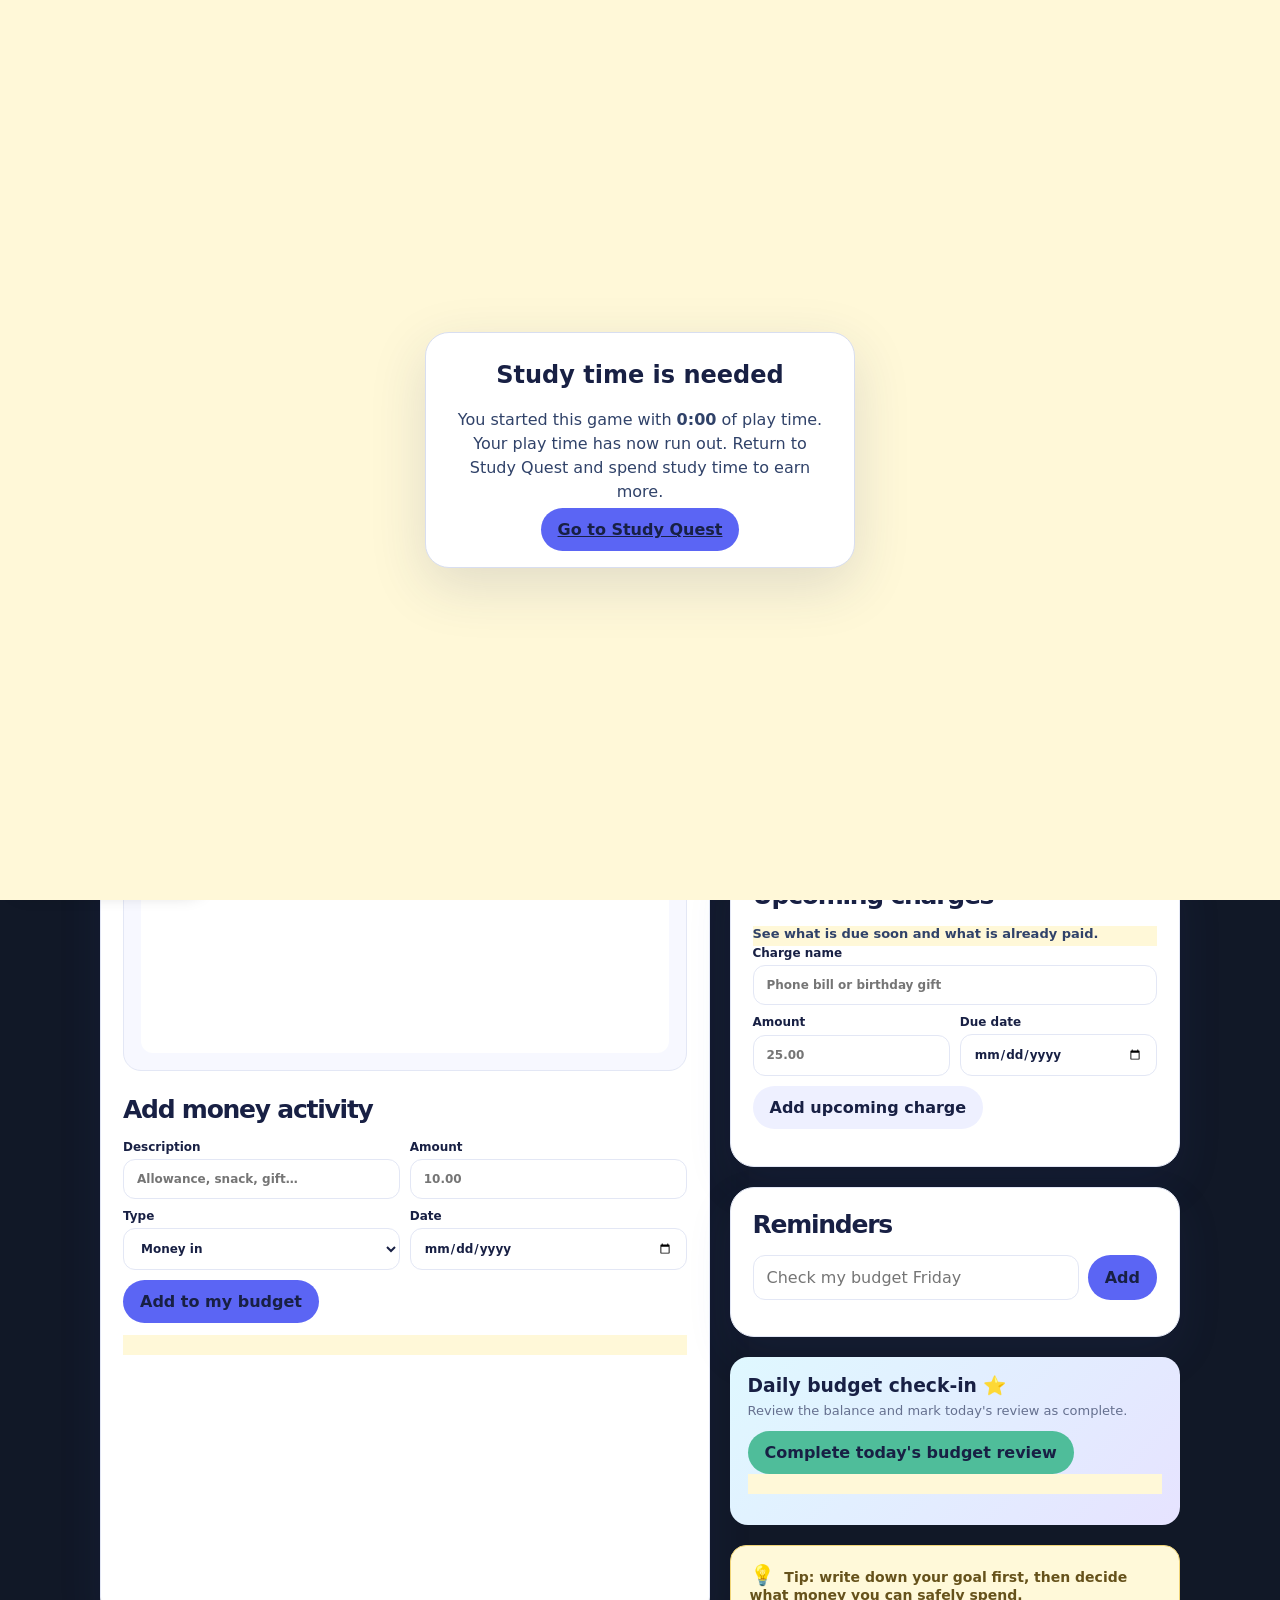
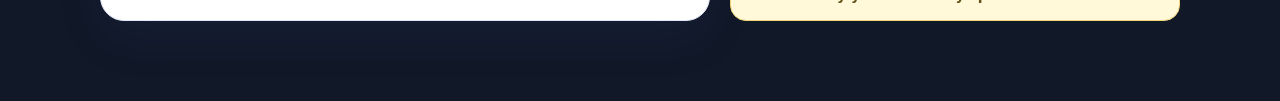
<file: Playground-Arcade/budget.html>
<!doctype html>
<html lang="en">
<head>
<meta charset="utf-8"><meta name="viewport" content="width=device-width,initial-scale=1">
<title>Budget Quest</title>
<style>
:root{--ink:#17213f;--muted:#65708f;--blue:#5b65f4;--mint:#55c99b;--yellow:#ffd766;--pink:#ff7cae;--paper:#f7f8ff;--card:#fff;--line:#e3e7f5;--shadow:0 18px 45px #394c991c}*{box-sizing:border-box}body{margin:0;color:var(--ink);font-family:Inter,system-ui,sans-serif;background:radial-gradient(circle at 8% 8%,#fff 0 14%,transparent 34%),linear-gradient(140deg,#eef2ff,#fff3f8);min-height:100vh}.wrap{width:min(1080px,calc(100% - 32px));margin:auto}header{padding:18px 0;border-bottom:1px solid var(--line);background:#ffffffdc}.nav{display:flex;align-items:center;justify-content:space-between;gap:18px}.logo{display:flex;align-items:center;gap:10px;color:inherit;text-decoration:none;font-weight:950}.logo b{display:grid;place-items:center;width:38px;height:38px;border-radius:12px;background:var(--yellow);font-size:21px;transform:rotate(-8deg)}.back{color:var(--blue);font-weight:850;text-decoration:none}.points{padding:9px 13px;border-radius:99px;background:#eef0ff;color:#4c55c9;font-size:13px;font-weight:900}.level-badge{display:inline-flex;gap:5px;align-items:center;margin-right:8px;padding:9px 13px;border-radius:99px;background:#fff1b8;color:#8d6411;font-size:13px;font-weight:950}main{padding:42px 0 80px}.eyebrow{margin:0 0 9px;color:var(--pink);font-size:12px;font-weight:950;letter-spacing:.16em;text-transform:uppercase}h1{margin:0;font-size:clamp(42px,7vw,76px);line-height:.95;letter-spacing:-.08em}h1 span{color:var(--blue)}.intro{max-width:650px;margin:18px 0 30px;color:var(--muted);font-size:17px}.layout{display:grid;grid-template-columns:1.15fr .85fr;gap:20px}.panel{padding:22px;border:1px solid var(--line);border-radius:24px;background:#ffffffdf;box-shadow:var(--shadow)}.panel h2{margin:0 0 16px;font-size:25px;letter-spacing:-.05em}.stats{display:grid;grid-template-columns:repeat(3,1fr);gap:12px;margin-bottom:20px}.stat{padding:16px;border-radius:17px;background:#f4f5ff}.stat small{display:block;color:var(--muted);font-weight:800;font-size:12px}.stat strong{display:block;margin-top:5px;font-size:26px;letter-spacing:-.06em}.stat.balance{background:#e8fff4}.stat.balance strong{color:#15956b}.goal-box{padding:17px;border-radius:18px;background:linear-gradient(135deg,#fff2b7,#ffd9e8)}.goal-box.complete{animation:goalWin .8s ease both}.goal-box.complete .progress i{background:linear-gradient(90deg,#ffd34e,#ff6f91,#6ce5ff)}@keyframes goalWin{0%{transform:scale(1)}35%{transform:scale(1.035) rotate(-1deg);box-shadow:0 0 0 10px #ffd76655,0 18px 45px #ff7cae55}100%{transform:scale(1)}}.goal-head{display:flex;justify-content:space-between;gap:12px;align-items:center}.goal-head strong{font-size:17px}.goal-head span{font-size:13px;font-weight:900;color:#a34d76}.progress{height:15px;margin:13px 0 7px;border-radius:99px;background:#ffffffaa;overflow:hidden}.progress i{display:block;width:0;height:100%;border-radius:inherit;background:linear-gradient(90deg,#5bc9a0,#6970f7);transition:width .3s}.goal-box p{margin:0;color:#77536b;font-size:13px;font-weight:700}.form{display:grid;grid-template-columns:1fr 1fr;gap:10px}.form label{display:grid;gap:5px;color:var(--muted);font-size:12px;font-weight:850}.form label.full{grid-column:1/-1}.input,.select{width:100%;padding:12px 13px;border:1px solid var(--line);border-radius:12px;background:#fff;color:var(--ink);font:inherit}.button{border:0;border-radius:999px;padding:12px 17px;background:var(--blue);color:#fff;font:inherit;font-weight:900;cursor:pointer}.button.secondary{background:#eef0ff;color:#4c55c9}.form .button{grid-column:1/-1;justify-self:start}.notice{min-height:20px;margin:12px 0 0;color:#4c55c9;font-size:13px;font-weight:800}.chart-panel{margin-top:20px;padding:17px;border-radius:18px;background:#f7f8ff;border:1px solid var(--line)}.chart-head{display:flex;justify-content:space-between;gap:10px;align-items:center}.chart-head strong{font-size:15px}.chart-head span{color:var(--muted);font-size:12px;font-weight:800}.budget-chart{display:block;width:100%;height:180px;margin-top:10px;border-radius:12px;background:#fff}.goal-burst{position:fixed;inset:0;pointer-events:none;z-index:5}.goal-burst i{position:absolute;width:10px;height:18px;border-radius:4px;animation:confetti 1s ease-out forwards}@keyframes confetti{0%{transform:translate(0,0) rotate(0);opacity:1}100%{transform:translate(var(--dx),var(--dy)) rotate(540deg);opacity:0}}.activity{display:grid;gap:10px;margin-top:15px;max-height:265px;overflow:auto}.activity-item{display:flex;justify-content:space-between;gap:12px;padding:12px;border-radius:13px;background:#f7f8ff;font-size:13px}.activity-item small{color:var(--muted)}.activity-item b{white-space:nowrap}.positive{color:#15956b}.negative{color:#db5e76}.reminder-form{display:grid;grid-template-columns:1fr auto;gap:9px;margin-bottom:14px}.reminders{display:grid;gap:9px}.reminder{display:flex;align-items:center;gap:9px;padding:11px 12px;border-radius:13px;background:#fff8d9}.reminder input{accent-color:var(--blue)}.reminder.done{opacity:.55;text-decoration:line-through}.reminder button{margin-left:auto;border:0;background:none;color:#bd607a;font-weight:900;cursor:pointer}.checkin{margin-top:20px;padding:18px;border-radius:18px;background:linear-gradient(135deg,#dff8ff,#e6e3ff)}.checkin h3{margin:0 0 6px}.checkin p{margin:0 0 13px;color:var(--muted);font-size:13px}.checkin .button{background:#4fbd9a}.tips{margin-top:20px;padding:17px 19px;border:1px solid #f0d477;border-radius:16px;background:#fff9d9;color:#66521b;font-size:14px;font-weight:750}.tips span{font-size:20px;margin-right:5px}@media(max-width:760px){.layout{grid-template-columns:1fr}.stats{grid-template-columns:1fr 1fr}.stat:last-child{grid-column:1/-1}}@media(max-width:480px){.stats{grid-template-columns:1fr}.stat:last-child{grid-column:auto}.form{grid-template-columns:1fr}.form label.full{grid-column:auto}.form .button{grid-column:auto}.nav .back{font-size:13px}.points{font-size:11px}}
</style>
</head>
<body>
<header><div class="wrap nav"><a class="logo" href="index (1).html"><b>✦</b> Budget Quest</a><div><a class="back" href="index (1).html">← Arcade</a> <span class="level-badge">⭐ Level <b id="budget-level">1</b></span><span class="points">🎮 <b id="arcade-points">0</b> points</span></div></div></header>
<main><div class="wrap"><p class="eyebrow">Budget information</p><h1>Budget tracking and savings</h1><p class="intro">Budget entries, savings goals, and reminders are stored on this device.</p><section class="panel" aria-labelledby="how-title" style="margin-bottom:20px;background:linear-gradient(135deg,#ffffff,#eef0ff)"><h2 id="how-title">How Budget Quest works</h2><ol style="margin:0;padding-left:22px;color:var(--muted);line-height:1.7;font-size:14px"><li><strong>Set your goal:</strong> enter what you are saving for and how much it costs.</li><li><strong>Add money in:</strong> choose “Money in” for allowance, gifts, or other money you receive.</li><li><strong>Log money spent:</strong> choose “Money spent” whenever you buy something. Your available balance updates automatically.</li><li><strong>Plan ahead:</strong> add upcoming charges with a due date, then check them off when they are paid.</li><li><strong>Check your progress:</strong> use the balance, activity list, and savings bar to see where your money went and how much is left.</li><li><strong>Earn rewards:</strong> complete one daily check-in for 10 Arcade Points to spend in the arcade.</li></ol></section><div class="layout">
<section class="panel"><h2>My budget</h2><div class="stats"><div class="stat balance"><small>Available now</small><strong id="balance">$0.00</strong></div><div class="stat"><small>Income</small><strong id="income">$0.00</strong></div><div class="stat"><small>Spent</small><strong id="spent">$0.00</strong></div></div><div class="goal-box"><div class="goal-head"><strong id="goal-name">Saving goal</strong><span id="goal-percent">0%</span></div><div class="progress"><i id="goal-progress"></i></div><p><span id="goal-saved">$0.00</span> saved of <span id="goal-total">$100.00</span></p></div><section class="chart-panel" aria-labelledby="chart-title"><div class="chart-head"><strong id="chart-title">Money progress</strong><span id="chart-caption">Your balance over time</span></div><canvas id="budget-chart" class="budget-chart" height="180"></canvas></section><h2 style="margin-top:24px">Add money activity</h2><form class="form" id="money-form"><label>Description<input class="input" id="description" required placeholder="Allowance, snack, gift…"></label><label>Amount<input class="input" id="amount" type="number" min="0.01" step="0.01" required placeholder="10.00"></label><label>Type<select class="select" id="type"><option value="income">Money in</option><option value="expense">Money spent</option></select></label><label>Date<input class="input" id="date" type="date"></label><button class="button" type="submit">Add to my budget</button></form><p class="notice" id="money-notice" aria-live="polite"></p><div class="activity" id="activity"></div></section>
<aside><section class="panel"><h2>My savings goal</h2><form class="form" id="goal-form"><label class="full">Goal name<input class="input" id="goal-input" maxlength="40" placeholder="New headphones"></label><label class="full">Goal amount<input class="input" id="goal-amount" type="number" min="1" step="0.01" placeholder="100"></label><button class="button secondary" type="submit">Save goal</button></form><p class="notice" id="goal-notice" aria-live="polite"></p></section><section class="panel" style="margin-top:20px"><h2>Upcoming charges</h2><p class="notice">See what is due soon and what is already paid.</p><form class="form" id="bill-form"><label class="full">Charge name<input class="input" id="bill-name" required placeholder="Phone bill or birthday gift"></label><label>Amount<input class="input" id="bill-amount" type="number" min="0.01" step="0.01" required placeholder="25.00"></label><label>Due date<input class="input" id="bill-date" type="date" required></label><button class="button secondary" type="submit">Add upcoming charge</button></form><div class="activity" id="bills"></div></section><section class="panel" style="margin-top:20px"><h2>Reminders</h2><form class="reminder-form" id="reminder-form"><input class="input" id="reminder-input" maxlength="60" placeholder="Check my budget Friday"><button class="button" type="submit">Add</button></form><div class="reminders" id="reminders"></div></section><section class="checkin"><h3>Daily budget check-in ⭐</h3><p>Review the balance and mark today's review as complete.</p><button class="button" id="checkin">Complete today's budget review</button><p class="notice" id="checkin-notice"></p></section><div class="tips"><span>💡</span> Tip: write down your goal first, then decide what money you can safely spend.</div></aside>
</div></div></main>
<script src="shared.js?v=20261003"></script><script>
const KEY='budgetQuestState',today=()=>new Date().toISOString().slice(0,10),fresh=()=>({income:0,spent:0,goal:{name:'Saving goal',amount:100},activities:[],history:[],reminders:[],bills:[],checkin:''});let data;try{data=JSON.parse(localStorage.getItem(KEY))||fresh()}catch{data=fresh()}data={...fresh(),...data,goal:{...fresh().goal,...(data.goal||{})},bills:data.bills||[],history:data.history||[],goalComplete:!!data.goalComplete};function save(){localStorage.setItem(KEY,JSON.stringify(data))}function money(n){return '$'+Number(n||0).toFixed(2)}function recordHistory(){data.history.push({date:today(),balance:data.income-data.spent});if(data.history.length>30)data.history.shift()}function celebrateGoal(){const burst=document.querySelector('#goal-burst');burst.innerHTML='';for(let i=0;i<36;i++){const bit=document.createElement('i');bit.style.left='50%';bit.style.top='35%';bit.style.background=['#ffd34e','#ff7cae','#5b65f4','#55c99b'][i%4];bit.style.setProperty('--dx',(Math.random()*360-180)+'px');bit.style.setProperty('--dy',(Math.random()*300-150)+'px');burst.appendChild(bit)}setTimeout(()=>burst.innerHTML='',1100)}function drawChart(){const canvas=document.querySelector('#budget-chart'),box=canvas.getBoundingClientRect(),width=Math.max(260,box.width),height=180,dpr=Math.min(devicePixelRatio||1,2),ctx=canvas.getContext('2d');canvas.width=width*dpr;canvas.height=height*dpr;ctx.setTransform(dpr,0,0,dpr,0,0);ctx.clearRect(0,0,width,height);const values=(data.history.length?data.history:[{balance:data.income-data.spent}]).map(h=>Number(h.balance)||0),min=Math.min(0,...values),max=Math.max(10,...values),range=max-min||1;ctx.strokeStyle='#e5e8f4';ctx.lineWidth=1;for(let i=0;i<4;i++){const y=18+i*(height-36)/3;ctx.beginPath();ctx.moveTo(28,y);ctx.lineTo(width-12,y);ctx.stroke()}ctx.strokeStyle='#5b65f4';ctx.lineWidth=4;ctx.lineJoin='round';ctx.beginPath();values.forEach((v,i)=>{const x=28+(values.length===1?0:i*(width-40)/(values.length-1)),y=height-20-(v-min)/range*(height-42);i?ctx.lineTo(x,y):ctx.moveTo(x,y)});ctx.stroke();ctx.fillStyle='#5b65f4';values.forEach((v,i)=>{const x=28+(values.length===1?0:i*(width-40)/(values.length-1)),y=height-20-(v-min)/range*(height-42);ctx.beginPath();ctx.arc(x,y,4,0,Math.PI*2);ctx.fill()});ctx.fillStyle='#65708f';ctx.font='700 11px system-ui';ctx.fillText(money(values[values.length-1]),12,14)}function safe(v){return String(v).replace(/[&<>'"]/g,c=>({'&':'&amp;','<':'&lt;','>':'&gt;',"'":'&#39;','"':'&quot;'}[c]))}function render(){const balance=data.income-data.spent,saved=Math.max(0,balance),pct=Math.min(100,Math.round(saved/data.goal.amount*100));balanceEl.textContent=money(balance);incomeEl.textContent=money(data.income);spentEl.textContent=money(data.spent);goalName.textContent=data.goal.name;goalTotal.textContent=money(data.goal.amount);goalSaved.textContent=money(saved);goalPercent.textContent=pct+'%';goalProgress.style.width=pct+'%';goalBox.classList.toggle('complete',!!data.goalComplete);const arcade=arcadeState();pointsEl.textContent=arcade.points;levelEl.textContent=arcade.level;drawChart();billsEl.innerHTML=data.bills.length?data.bills.slice().sort((a,b)=>a.due.localeCompare(b.due)).map(b=>'<div class="activity-item '+(b.paid?'bill-paid':'')+'"><span><b>'+safe(b.name)+'</b><br><small>Due '+b.due+(b.paid?' · Paid':' · Not paid')+'</small></span><span><b>'+money(b.amount)+'</b><br><label><input type="checkbox" data-bill="'+data.bills.indexOf(b)+'" '+(b.paid?'checked':'')+'> Paid</label></span></div>').join(''):'<div class="activity-item"><small>No upcoming charges added yet.</small></div>';billsEl.innerHTML;goalInput.value=data.goal.name;goalAmount.value=data.goal.amount;activity.innerHTML=data.activities.length?data.activities.slice().reverse().map(a=>'<div class="activity-item"><span><b>'+safe(a.description)+'</b><br><small>'+a.date+'</small></span><b class="'+(a.type==='income'?'positive':'negative')+'">'+(a.type==='income'?'+':'−')+money(a.amount)+'</b></div>').join(''):'<div class="activity-item"><small>No activity yet. Add your first money entry above.</small></div>';reminders.innerHTML=data.reminders.length?data.reminders.map((r,i)=>'<div class="reminder '+(r.done?'done':'')+'"><input type="checkbox" '+(r.done?'checked':'')+' data-reminder="'+i+'"><span>'+safe(r.text)+'</span><button type="button" data-remove="'+i+'">×</button></div>').join(''):'<div class="activity-item"><small>Add a reminder so your budget stays fresh.</small></div>';checkin.disabled=data.checkin===today();checkin.textContent=checkin.disabled?'Check-in complete ✓':'Complete today's budget review'}const billsEl=document.querySelector('#bills'),balanceEl=document.querySelector('#balance'),incomeEl=document.querySelector('#income'),spentEl=document.querySelector('#spent'),goalName=document.querySelector('#goal-name'),goalTotal=document.querySelector('#goal-total'),goalSaved=document.querySelector('#goal-saved'),goalPercent=document.querySelector('#goal-percent'),goalProgress=document.querySelector('#goal-progress'),goalBox=document.querySelector('.goal-box'),levelEl=document.querySelector('#budget-level'),pointsEl=document.querySelector('#arcade-points'),goalInput=document.querySelector('#goal-input'),goalAmount=document.querySelector('#goal-amount'),activity=document.querySelector('#activity'),reminders=document.querySelector('#reminders'),checkin=document.querySelector('#checkin');document.querySelector('#bill-form').onsubmit=e=>{e.preventDefault();const name=document.querySelector('#bill-name').value.trim(),amount=Number(document.querySelector('#bill-amount').value),due=document.querySelector('#bill-date').value;if(!name||!amount||!due)return;data.bills.push({name,amount,due,paid:false});arcadeAddXP(5,'budget');save();e.target.reset();render()};billsEl.onclick=e=>{const box=e.target.closest('[data-bill]');if(!box)return;const bill=data.bills[Number(box.dataset.bill)];if(bill){if(box.checked&&!bill.paid)arcadeAddXP(5,'budget');bill.paid=box.checked;save();render()}};document.querySelector('#money-form').onsubmit=e=>{e.preventDefault();const description=document.querySelector('#description').value.trim(),amount=Number(document.querySelector('#amount').value),type=document.querySelector('#type').value;if(!description||!amount)return;const wasComplete=!!data.goalComplete;data[type==='income'?'income':'spent']+=amount;data.activities.push({description,amount,type,date:document.querySelector('#date').value||today()});recordHistory();arcadeAddXP(10,'budget');if(!wasComplete&&data.income-data.spent>=data.goal.amount){data.goalComplete=true;setTimeout(celebrateGoal,0)}save();e.target.reset();document.querySelector('#money-notice').textContent='Added! Your budget is up to date.';render()};document.querySelector('#goal-form').onsubmit=e=>{e.preventDefault();const name=goalInput.value.trim(),amount=Number(goalAmount.value);if(!name||!amount)return;data.goal={name,amount};data.goalComplete=false;arcadeAddXP(20,'budget');save();document.querySelector('#goal-notice').textContent='Goal saved — keep going!';render()};document.querySelector('#reminder-form').onsubmit=e=>{e.preventDefault();const input=document.querySelector('#reminder-input'),text=input.value.trim();if(!text)return;data.reminders.push({text,done:false});input.value='';save();render()};reminders.onclick=e=>{const remove=e.target.closest('[data-remove]'),toggle=e.target.closest('[data-reminder]');if(remove)data.reminders.splice(Number(remove.dataset.remove),1);if(toggle)data.reminders[Number(toggle.dataset.reminder)].done=toggle.checked;save();render()};checkin.onclick=()=>{if(data.checkin===today())return;data.checkin=today();arcadeAddPoints(10,'budget');arcadeAddXP(15,'budget');save();document.querySelector('#checkin-notice').textContent='Great work! 10 Arcade Points added.';render()};window.addEventListener('storage',render);render();
</script><div id="goal-burst" class="goal-burst" aria-hidden="true"></div></body></html>
</file>
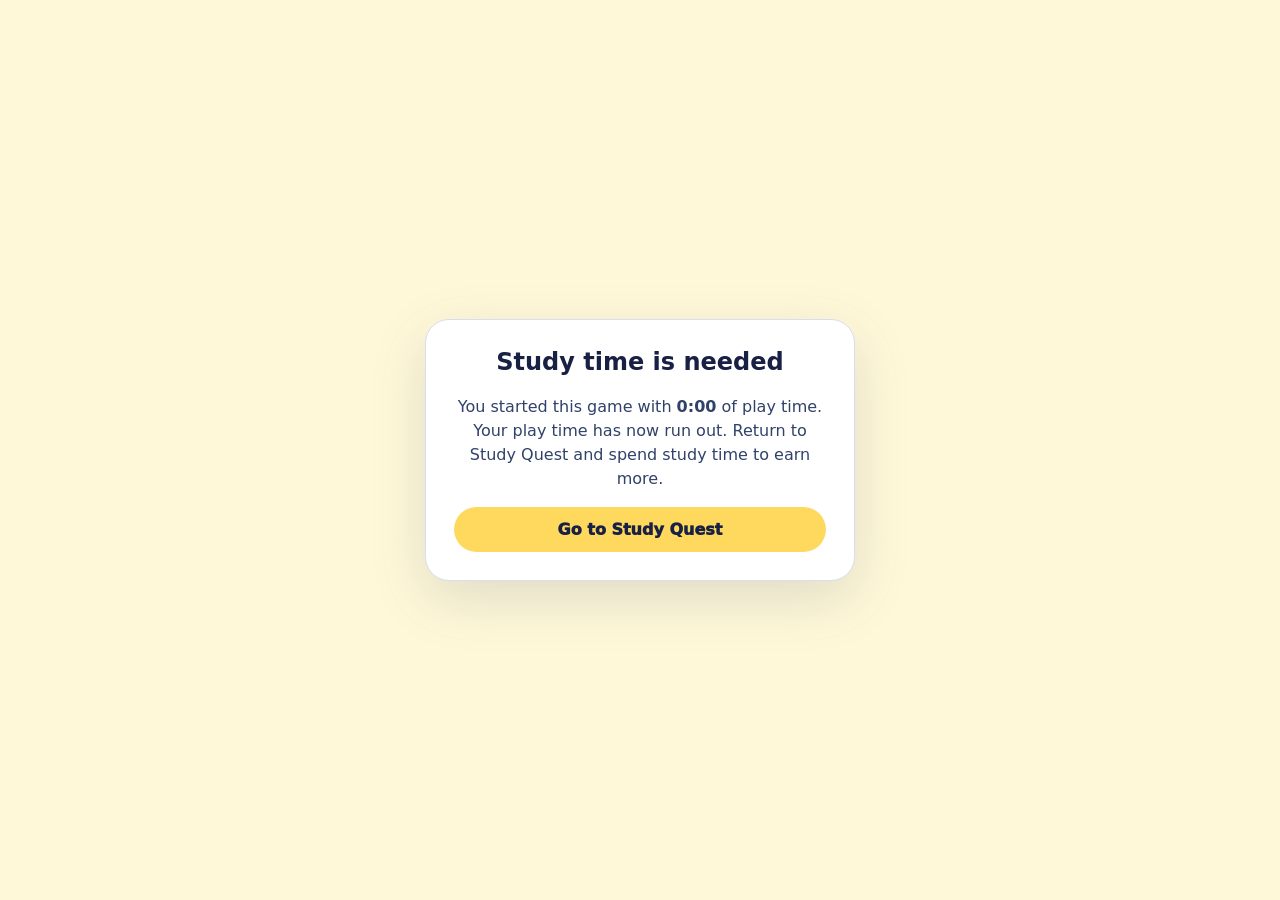
<file: Playground-Arcade/coin-pusher.html>
<!doctype html>
<html lang="en"><head><meta charset="utf-8"><meta name="viewport" content="width=device-width,initial-scale=1"><title>Coin Pusher</title>
<style>
*{box-sizing:border-box}body{margin:0;min-height:100vh;color:#eef5ff;font-family:system-ui,sans-serif;background:#111827}.wrap{width:min(980px,calc(100% - 28px));margin:auto}header{padding:18px 0}.nav{display:flex;justify-content:space-between;align-items:center}a{color:inherit;text-decoration:none}.coins{padding:10px 15px;border-radius:999px;background:#ffd85e;color:#34280c;font-weight:950}.layout{display:grid;grid-template-columns:1fr 260px;gap:18px;align-items:start}.panel{padding:20px;border:1px solid #ffffff2b;border-radius:22px;background:#ffffff12;backdrop-filter:blur(7px)}h1{margin:5px 0 6px;font-size:clamp(40px,8vw,72px);letter-spacing:-.08em;line-height:.9}.sub{margin:0 0 17px;color:#c8d1ed}canvas{display:block;width:100%;height:auto;border:3px solid #ffd85e;border-radius:18px;background:var(--arcade-canvas,#25295c);box-shadow:0 18px 50px #0006}.button{display:block;width:100%;margin-top:12px;padding:13px;border:0;border-radius:999px;background:#ffd85e;color:#34280c;font:inherit;font-weight:950;cursor:pointer}.button:disabled{opacity:.5;cursor:not-allowed}.side h2{margin:0 0 10px}.stat{display:flex;justify-content:space-between;padding:11px 0;border-bottom:1px solid #ffffff20;color:#dbe4ff}.stat strong{color:#fff}.tip{margin-top:18px;padding:13px;border-radius:14px;background:#7d61ed33;color:#e9e5ff;font-size:13px;line-height:1.4}.back{display:inline-block;margin-top:15px;color:#b9c8ff;font-weight:800}@media(max-width:740px){.layout{grid-template-columns:1fr}.side{order:-1}}
</style></head><body><header><div class="wrap nav"><a href="index (1).html">← Arcade Game</a><span class="coins">🪙 <b id="coins">0</b> coins</span></div></header>
<main class="wrap"><div class="layout"><section><div class="panel"><div class="sub">Coin Pusher</div><h1>Coin<br>Pusher</h1><p class="sub">Drop a coin, bounce it through the bumpers, and push the pile toward the prize tray.</p><canvas id="game" width="700" height="470"></canvas><button class="button" id="drop">Drop 1 saved coin</button><a class="back" href="study.html">← Back to Study Quest</a></div></section><aside class="panel side"><h2>Study data</h2><div class="stat"><span>Title</span><strong id="quest">My Study Quest</strong></div><div class="stat"><span>Notes</span><strong id="note-count">0 chars</strong></div><div class="stat"><span>Completed</span><strong id="done">0</strong></div><div class="stat"><span>Coin return</span><strong>1 coin returned</strong></div><div class="tip">Each drop uses one saved coin. Coins that reach the prize box return one coin. Notes and progress are saved on this device.</div><button class="button" id="refresh">Refresh quest data</button></aside></div></main>
<script src="shared.js?v=20261003"></script><script>
const c=document.getElementById('game'),ctx=c.getContext('2d'),coinEl=document.getElementById('coins'),drop=document.getElementById('drop'),quest=document.getElementById('quest'),noteCount=document.getElementById('note-count'),done=document.getElementById('done'),safeBg=()=>{try{return typeof arcadeCanvasBackground==='function'?arcadeCanvasBackground():'#25295c'}catch{return '#25295c'}},safeStudy=()=>typeof studyGet==='function'?studyGet():{title:'My Study Quest',notes:'',tasks:[]};var coins=[],last=0,raf=0,pusher=0,toast=0;
const COIN_PUSHER_SAVE='coinPusherBoardV1';
function saveBoard(){try{localStorage.setItem(COIN_PUSHER_SAVE,JSON.stringify(coins))}catch{}}
function loadBoard(){try{const saved=JSON.parse(localStorage.getItem(COIN_PUSHER_SAVE)||'null');if(Array.isArray(saved)){coins=saved;return}}catch{}pile()}
const bumpers=[[145,215],[225,255],[315,205],[405,250],[500,215],[570,275],[170,320],[285,300],[430,315],[535,340]];
function pile(){coins=[];for(let row=0;row<9;row++)for(let col=0;col<15;col++){const x=90+col*32+(row%2)*10+(Math.random()-.5)*5;const y=155+row*21+(Math.random()-.5)*4;coins.push({x,y,r:14,vy:0,vx:0,falling:false,spin:Math.random()*7})}}
function sync(){const a=typeof arcadeState==='function'?arcadeState():{coins:0},d=safeStudy();coinEl.textContent=a.coins;drop.disabled=a.coins<1;quest.textContent=d.title;noteCount.textContent=d.notes.length+' chars';done.textContent=d.tasks.filter(t=>t.done).length}
function resize(){ctx.setTransform(1,0,0,1,0,0)}
function addCoin(){if(!arcadeSpendCoins(1,'drop'))return;coins.push({x:300+Math.random()*100,y:55,r:14,vy:20,vx:(Math.random()-.5)*25,falling:true,spin:Math.random()*7});draw();sync()}
function solidCoins(){for(let pass=0;pass<2;pass++){for(let i=0;i<coins.length;i++){for(let j=i+1;j<coins.length;j++){const a=coins[i],b=coins[j],dx=b.x-a.x,dy=b.y-a.y,d=Math.hypot(dx,dy)||.001,min=a.r+b.r;if(d<min){const nx=dx/d,ny=dy/d,fix=(min-d)/2;a.x-=nx*fix;a.y-=ny*fix;b.x+=nx*fix;b.y+=ny*fix;if(a.falling&&a.y>b.y){a.falling=false;a.vy=0}if(b.falling&&b.y>a.y){b.falling=false;b.vy=0}}}}}}function update(dt){const wave=(Math.sin(performance.now()/720)+1)/2,pusherY=286+wave*70,direction=-Math.cos(performance.now()/520);pusher=pusherY;for(const q of coins){if(q.falling){q.vy+=420*dt;q.x+=q.vx*dt;q.y+=q.vy*dt;q.vx*=.995;if(q.y>pusherY-q.r&&q.y<pusherY+12&&q.x>75&&q.x<625){q.y=pusherY-q.r;q.vy=0;q.falling=false}}else if(q.y>pusherY-q.r-4&&q.y<pusherY+18){q.y=Math.max(130,q.y+direction*42*dt);q.vx=direction*20;if(pusherY>335&&q.y>345&&q.x>210&&q.x<490){q.falling=true;q.vy=90}}}solidCoins();for(let i=coins.length-1;i>=0;i--){const q=coins[i];if(q.y>380&&q.x>0&&q.x<700){arcadeAddCoins(1,'prize');toast=75;coins.splice(i,1)}}}
function drawCoin(q){ctx.save();ctx.translate(q.x,q.y);ctx.rotate(q.spin+=.035);ctx.fillStyle='#e9a82f';ctx.beginPath();ctx.arc(0,0,q.r,0,7);ctx.fill();ctx.strokeStyle='#fff1a0';ctx.lineWidth=3;ctx.stroke();ctx.fillStyle='#795319';ctx.font='bold 15px serif';ctx.textAlign='center';ctx.fillText('★',0,5);ctx.restore()}
function draw(){ctx.fillStyle=safeBg();ctx.fillRect(0,0,700,470);ctx.fillStyle='#ffffff18';ctx.fillRect(45,30,610,370);ctx.fillStyle='#ffffff0d';ctx.fillRect(70,55,560,330);ctx.fillStyle='#ffd85e';ctx.fillRect(50,390,600,18);ctx.fillStyle='#201a3c';ctx.fillRect(0,390,700,80);ctx.fillStyle='#fff3a3';ctx.font='900 15px system-ui';ctx.textAlign='center';ctx.fillText('PRIZE BOX  +1 EACH',350,439);ctx.fillStyle='#ff7eb6';ctx.fillRect(70,pusher-5,560,14);ctx.fillStyle='#ffd1e7';ctx.fillRect(80,pusher-2,540,4);for(const b of bumpers){ctx.fillStyle='#e9b93f';ctx.beginPath();ctx.arc(b[0],b[1],13,0,7);ctx.fill();ctx.fillStyle='#fff4a4';ctx.beginPath();ctx.arc(b[0]-4,b[1]-4,4,0,7);ctx.fill()}for(const q of coins)drawCoin(q);if(toast>0){toast--;ctx.fillStyle='#fff8d8';ctx.fillRect(245,75,210,42);ctx.fillStyle='#594516';ctx.font='800 18px system-ui';ctx.textAlign='center';ctx.fillText('+1 coin!',350,102)}}
function loop(now){const dt=Math.min(.03,(now-last)/1000||0);last=now;update(dt);draw();sync();raf=requestAnimationFrame(loop)}
drop.onclick=addCoin;document.getElementById('refresh').onclick=sync;window.addEventListener('resize',resize);window.addEventListener('beforeunload',saveBoard);resize();loadBoard();draw();sync();setInterval(saveBoard,1000);raf=requestAnimationFrame(loop);
(function(){const key='coinPusherStarterGrantV1';if(!localStorage.getItem(key)){if(typeof arcadeAddCoins==='function')arcadeAddCoins(1000,'starterGrant');localStorage.setItem(key,'1')}})();</script></body></html>
</file>
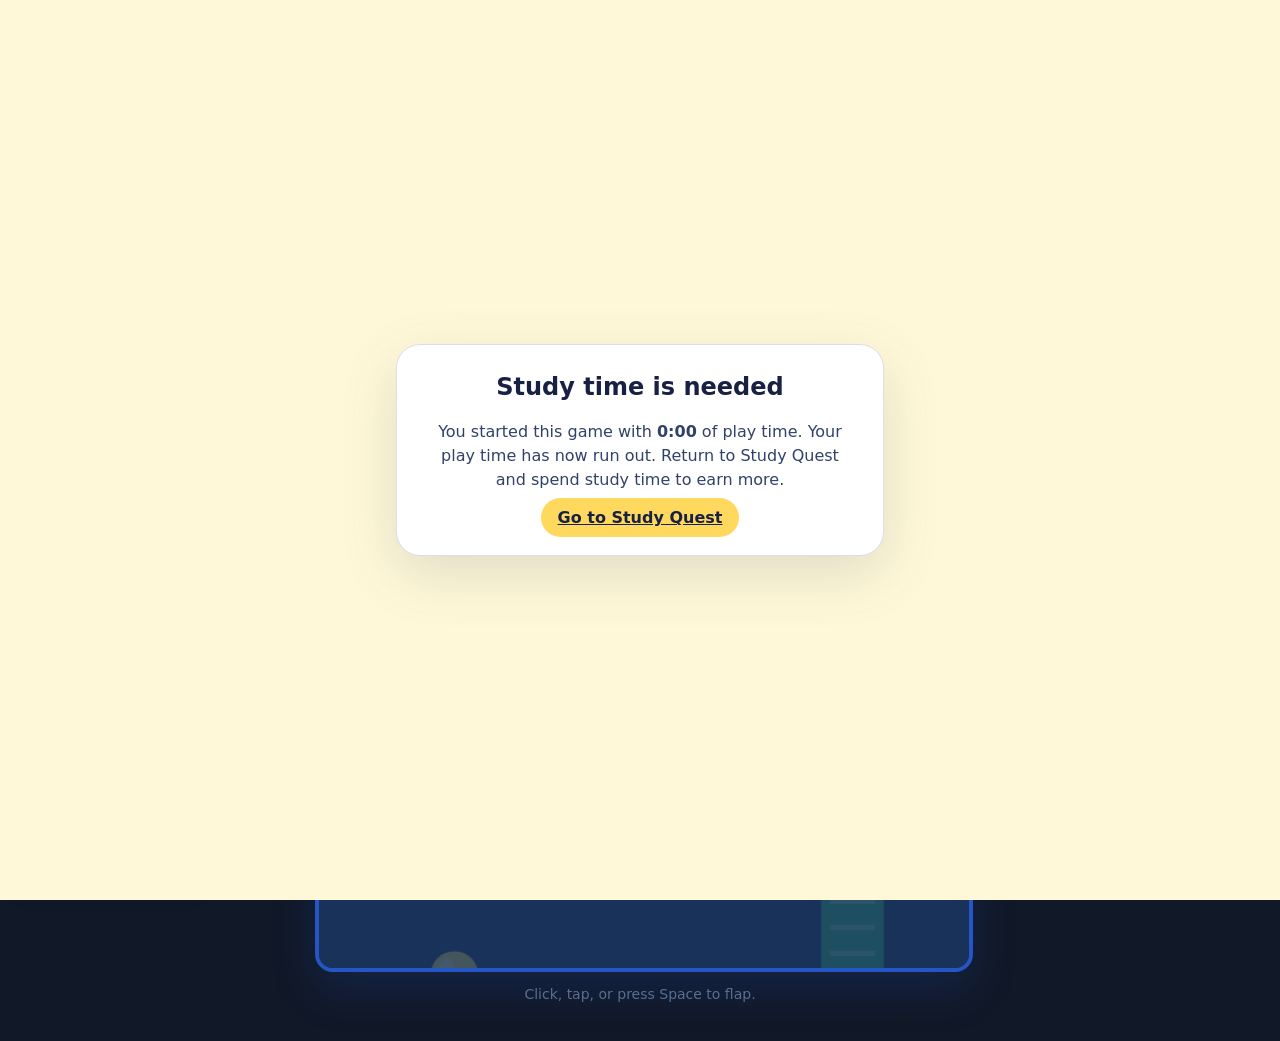
<file: Playground-Arcade/flappy.html>
<!doctype html><html lang="en"><head><meta charset="utf-8"><meta name="viewport" content="width=device-width,initial-scale=1"><title>Sky Hopper</title><style>body{margin:0;background:#dff5ff;color:#16355b;font-family:system-ui,sans-serif;text-align:center}main{width:min(650px,calc(100% - 28px));margin:auto;padding:25px 0}.top{display:flex;justify-content:space-between;align-items:center}a{color:#2457c5}.button{border:0;border-radius:99px;padding:10px 17px;background:#ffd85e;color:#16355b;font:inherit;font-weight:900;cursor:pointer}h1{font-size:clamp(32px,7vw,56px);letter-spacing:-.08em;margin:20px 0 5px}#score{font-weight:950;color:#ef6b50;font-size:22px}canvas{display:block;width:100%;height:auto;border:4px solid #2457c5;border-radius:18px;background:var(--arcade-canvas,#8cddf7);box-shadow:0 18px 45px #2455c533}.hint{color:#557092;font-size:14px}</style></head><body><main><div class="top"><a href="index (1).html">← Arcade</a><button class="button" id="restart">Restart</button></div><h1>Sky Hopper</h1><p>Score: <span id="score">0</span> · Best: <span id="best">0</span></p><canvas id="game" width="600" height="700"></canvas><p class="hint">Click, tap, or press Space to flap.</p></main><script src="shared.js?v=20261003"></script><script>
const c=document.querySelector('#game'),x=c.getContext('2d'),s=document.querySelector('#score'),bestEl=document.querySelector('#best');let bird,pipes,frame,playing,best=Number(arcadeState().highScores.flappy||0),resume=arcadeSessionLoad('flappy');bestEl.textContent=best;function start(){const saved=resume;if(saved){bird=saved.bird;pipes=saved.pipes;frame=saved.frame;playing=true;resume=null}else{bird={x:125,y:330,vy:0};pipes=[];frame=0;playing=true}s.textContent='0';requestAnimationFrame(loop)}function flap(){if(!playing){start();return}bird.vy=-6.5}function loop(){if(!playing){draw();return}frame++;bird.vy+=.22;bird.y+=bird.vy;if(frame%150===1){let gap=235,top=70+Math.random()*190;pipes.push({x:620,top,gap,passed:false})}for(const p of pipes)p.x-=2.7;pipes=pipes.filter(p=>p.x>-70);for(const p of pipes){if(!p.passed&&p.x+58<bird.x){p.passed=true;s.textContent=Number(s.textContent)+1;if(Number(s.textContent)>best){best=Number(s.textContent);bestEl.textContent=best}arcadeAddPoints(4,'flappy');arcadeRecordScore('flappy',Number(s.textContent))}if(bird.x+22>p.x&&bird.x-22<p.x+58&&(bird.y-18<p.top||bird.y+18>p.top+p.gap))end()}if(bird.y<0||bird.y>700)end();draw();requestAnimationFrame(loop)}function end(){playing=false;arcadeSessionClear('flappy');arcadeRecordScore('flappy',Number(s.textContent))}function draw(){x.clearRect(0,0,600,700);x.fillStyle=arcadeCanvasBackground();x.fillRect(0,0,600,700);x.fillStyle='#fff8cf';for(let i=0;i<6;i++)x.fillRect((i*137+40)%600,80+(i%3)*130,75,14);const pack=arcadeTexturePack(),pipeColor=pack==='volcano'?'#ee684f':pack==='ocean'?'#4fd4e6':pack==='forest'?'#69c98a':pack==='sunset'?'#c9875f':pack==='candy'?'#d477c9':'#43b876';x.fillStyle=pipeColor;for(const p of pipes){x.fillRect(p.x,0,58,p.top);x.fillRect(p.x,p.top+p.gap,58,700);x.fillStyle='#ffffff55';for(let yy=12;yy<700;yy+=24){if(yy<p.top||yy>p.top+p.gap)x.fillRect(p.x+8,yy,42,5)}x.fillStyle=pipeColor}x.fillStyle=pack==='ocean'?'#6fe8ff':pack==='volcano'?'#ffb54d':pack==='forest'?'#9df080':pack==='candy'?'#ff9bd8':'#ffd85e';x.beginPath();x.arc(bird.x,bird.y,22,0,Math.PI*2);x.fill();x.fillStyle='#ffffff88';x.beginPath();x.arc(bird.x-7,bird.y-8,7,0,Math.PI*2);x.fill();x.fillStyle='#ef6b50';x.beginPath();x.moveTo(bird.x+18,bird.y);x.lineTo(bird.x+38,bird.y+8);x.lineTo(bird.x+18,bird.y+14);x.fill();if(!playing){x.fillStyle='#16355bcc';x.fillRect(0,0,600,700);x.fillStyle='#fff';x.font='bold 36px system-ui';x.textAlign='center';x.fillText('Try again!',300,330);x.font='18px system-ui';x.fillText('Tap the game or Restart',300,370)}}addEventListener('keydown',e=>{if(e.code==='Space'){e.preventDefault();flap()}});c.addEventListener('pointerdown',flap);document.querySelector('#restart').onclick=()=>{arcadeSessionClear('flappy');resume=null;start()};addEventListener('beforeunload',()=>{if(playing)arcadeSessionSave('flappy',{bird,pipes,frame})});start();</script></body></html>
</file>
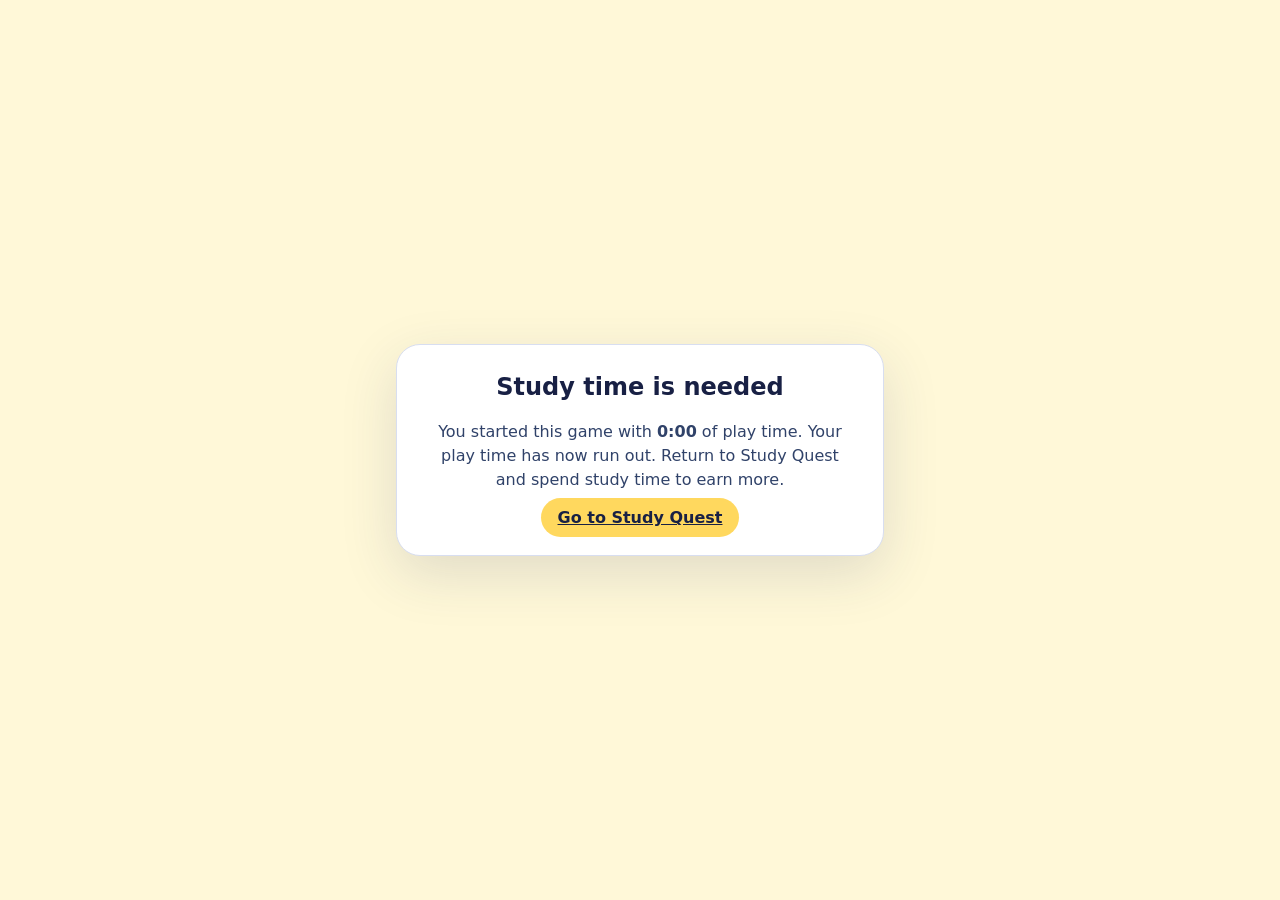
<file: Playground-Arcade/fruit.html>
<!doctype html><html lang="en"><head><meta charset="utf-8"><meta name="viewport" content="width=device-width,initial-scale=1"><title>Fruit Merge</title><style>body{margin:0;background:#fff5df;color:#4d2f35;font-family:system-ui,sans-serif;text-align:center}main{width:min(680px,calc(100% - 28px));margin:auto;padding:25px 0}.top{display:flex;justify-content:space-between;align-items:center}a{color:#c95648}.button{border:0;border-radius:99px;padding:10px 17px;background:#ffd85e;color:#4d2f35;font:inherit;font-weight:900;cursor:pointer}h1{font-size:clamp(32px,7vw,56px);letter-spacing:-.08em;margin:20px 0 5px}.stats{display:flex;justify-content:center;gap:22px;margin:8px 0;color:#8c6862;font-weight:800}.stats b{color:#d65c49;font-size:20px}.picker{display:flex;justify-content:center;align-items:center;flex-wrap:wrap;gap:6px;margin:13px 0 15px}.picker-label{color:#8c6862;font-size:13px;font-weight:800}.pick{border:2px solid #edc28b;border-radius:12px;padding:6px 8px;background:#fff9e9;font-size:20px;cursor:pointer}.pick.selected{border-color:#d65c49;background:#ffd9a6;box-shadow:0 0 0 3px #fff}.sub{color:#8c6862;font-size:14px}.box-controls{display:flex;justify-content:center;align-items:center;gap:8px;flex-wrap:wrap;margin:12px 0}.box-controls .button{background:#6d70ff;color:#fff}.box-controls .danger{background:#e98a70}.box-size{color:#8c6862;font-size:12px;font-weight:850}canvas{display:block;width:100%;height:auto;border:4px solid #d65c49;border-radius:18px;background:var(--arcade-canvas,#fff1ca);box-shadow:0 18px 45px #b95d3d2b}</style></head><body><main><div class="top"><a href="index (1).html">← Arcade</a><button class="button" id="restart">Restart</button></div><h1>Fruit Merge</h1><div class="stats"><span>Score: <b id="score">0</b></span><span>Lives: <b id="lives">3</b></span><span>Best: <b id="best">0</b></span><span>Next life: <b id="checkpoint">500</b></span></div><p>Incoming fruit is random from cherry to lemon. Click inside the box to drop it.</p><div class="picker"><span class="picker-label">Fruit:</span><button class="pick selected" data-type="0">🍒</button><button class="pick" data-type="1">🍓</button><button class="pick" data-type="2">🍊</button><button class="pick" data-type="3">🍎</button><button class="pick" data-type="4">🍋</button><button class="pick" data-type="5">🍑</button><button class="pick" data-type="6">🍈</button><button class="pick" data-type="7">🍉</button><button class="pick" data-type="8">🍍</button><button class="pick" data-type="9">🥥</button><button class="pick" data-type="10">🥝</button><button class="pick" data-type="11">🍇</button><button class="pick" data-type="12">🍐</button><button class="pick" data-type="13">🍌</button><button class="pick" data-type="14">🫐</button><button class="pick" data-type="15">🥭</button><button class="pick" data-type="16">🍏</button><button class="pick" data-type="17">🍅</button></div><div class="box-controls"><button class="button" id="expand-box" type="button">Expand box +250</button><button class="button danger" id="disband-box" type="button">Disband box</button><span class="box-size">Box: <b id="box-size">900</b> px</span></div><canvas id="game" width="600" height="900"></canvas><p class="sub">The fruit pieces touch one another directly, and no selection circles are displayed.</p></main><script src="shared.js?v=20261003"></script><script>const c=document.querySelector('#game'),x=c.getContext('2d'),worldStart=620,scoreEl=document.querySelector('#score'),livesEl=document.querySelector('#lives'),bestEl=document.querySelector('#best'),checkpointEl=document.querySelector('#checkpoint'),picks=[...document.querySelectorAll('.pick')],fruits=[['🍒',18],['🍓',25],['🍊',32],['🍎',40],['🍋',48],['🍑',57],['🍈',67],['🍉',77],['🍍',88],['🥥',99],['🥝',110],['🍇',122],['🍐',135],['🍌',148],['🫐',162],['🥭',176],['🍏',190],['🍅',204]];let balls=[],score=0,best=Number(arcadeState().highScores.fruit||0),lives=3,nextCheckpoint=500,active=null,over=false,selectedType=0,unlocked=3,worldH=worldStart,nextExpansion=10000,fruitReward=0;function stats(){scoreEl.textContent=score;bestEl.textContent=best;livesEl.textContent=lives;checkpointEl.textContent=Math.max(0,nextCheckpoint-score);document.querySelector('#box-size').textContent=worldH}function start(){balls=[];score=0;lives=3;nextCheckpoint=500;active=null;over=false;unlocked=3;fruitReward=0;worldH=worldStart;nextExpansion=10000;c.height=worldH;stats();requestAnimationFrame(loop)}function add(px){if(over){start();return}const f=fruits[selectedType];active={x:Math.max(f[1],Math.min(600-f[1],px)),y:35,vy:0,r:f[1],type:selectedType,variant:false};setTimeout(()=>{if(active){balls.push(active);active=null}},120)}function collide(){const passes=balls.length>70?1:2;for(let pass=0;pass<passes;pass++)for(let i=0;i<balls.length;i++)for(let j=i+1;j<balls.length;j++){const a=balls[i],b=balls[j],dx=b.x-a.x,dy=b.y-a.y,min=a.r+b.r;if(Math.abs(dx)>min||Math.abs(dy)>min)continue;const d=Math.hypot(dx,dy)||.001;if(d<=min){const nx=dx/d,ny=dy/d,fix=(min-d)/2;a.x-=nx*fix;a.y-=ny*fix;b.x+=nx*fix;b.y+=ny*fix;if(Math.abs(ny)>.65){if(ny>0){a.vy=Math.min(0,a.vy);b.vy=Math.max(0,b.vy)}else{b.vy=Math.min(0,b.vy);a.vy=Math.max(0,a.vy)}}}}}function physics(){const steps=balls.length>70?2:3;for(let step=0;step<steps;step++){for(const b of balls){b.vy+=.32;b.y+=b.vy/steps;if(b.x-b.r<0)b.x=b.r;if(b.x+b.r>600)b.x=600-b.r;if(b.y+b.r>=worldH){b.y=worldH-b.r;b.vy=0}}collide()}let again=true,merged=0;while(again&&merged<(balls.length>70?8:24)){again=false;outer:for(let i=0;i<balls.length;i++)for(let j=i+1;j<balls.length;j++){const a=balls[i],b=balls[j],dx=b.x-a.x,dy=b.y-a.y,min=a.r+b.r;if(a.type!==b.type||Math.abs(dx)>min+2||Math.abs(dy)>min+2||Math.hypot(dx,dy)>min+2)continue;let n;if(a.type<fruits.length-1){n={type:a.type+1,r:fruits[a.type+1][1],variant:false}}else{const nextSize=fruits[a.type][1]+35;fruits.push([['🍏','🥭','🍐','🍋','🍉','🍇'][fruits.length%6],nextSize]);n={type:fruits.length-1,r:nextSize,variant:false}}balls.splice(j,1);balls.splice(i,1);balls.push({x:(a.x+b.x)/2,y:Math.min(a.y,b.y),vy:-5,...n});score+=(a.type+1)*10;if(score>best){best=score;arcadeRecordScore('fruit',best)}const fruitMilestone=Math.floor(score/2000);if(fruitMilestone>fruitReward){arcadeAddPoints((fruitMilestone-fruitReward)*100,'fruit');fruitReward=fruitMilestone}if(a.type+1>unlocked){unlocked=a.type+1}while(score>=nextCheckpoint){lives++;nextCheckpoint+=500}stats();merged++;again=true;break outer}}const culprit=balls.find(b=>b.y-b.r<60&&b.vy===0);if(culprit){balls=balls.filter(b=>b!==culprit);lives--;if(lives<=0){over=true;arcadeRecordScore('fruit',score)}stats()}}const fruitPalette=['#e94354','#ef6f9b','#f28d32','#e84242','#f4d35e','#f7a45b','#9bcf63','#f15b54','#f4b942','#b9855a','#74c85b','#8c52b8','#8dc85d','#f4d34f','#4c8ed9','#e18a3a','#73b84c','#e26b55'];let activePack='neon';function drawSquishy(b){const base=fruitPalette[b.type%fruitPalette.length];x.save();x.beginPath();x.arc(b.x,b.y,b.r*.86,0,Math.PI*2);x.clip();x.fillStyle=base;x.fillRect(b.x-b.r,b.y-b.r,b.r*2,b.r*2);const tint=activePack==='volcano'?'#fff1a855':activePack==='ocean'?'#b8ffff66':activePack==='forest'?'#d9ffb866':activePack==='candy'?'#ffd2f466':activePack==='sunset'?'#ffe0b866':activePack==='aurora'?'#d8ffff88':activePack==='pixel'?'#ffe66d99':activePack==='paper'?'#ffffff99':activePack==='lime'?'#efff9c88':activePack==='galaxy'?'#f5b5ff88':'#ffffff55';x.fillStyle=tint;if(activePack==='ocean'||activePack==='aurora'){for(let yy=-b.r*2;yy<b.r*2;yy+=Math.max(8,b.r*.42)){x.fillRect(b.x-b.r,b.y+yy,b.r*2,Math.max(3,b.r*.12));x.fillRect(b.x-b.r,b.y+yy+Math.max(5,b.r*.2),b.r*2,Math.max(2,b.r*.08))}}else if(activePack==='pixel'||activePack==='paper'){for(let xx=-b.r;xx<b.r;xx+=Math.max(7,b.r*.42))for(let yy=-b.r;yy<b.r;yy+=Math.max(7,b.r*.42))x.fillRect(b.x+xx,b.y+yy,Math.max(3,b.r*.16),Math.max(3,b.r*.16))}else if(activePack==='galaxy'){for(let i=-b.r;i<b.r;i+=Math.max(7,b.r*.38)){x.beginPath();x.arc(b.x+i,b.y-i*.35,Math.max(2,b.r*.08),0,Math.PI*2);x.fill()}}else if(activePack==='lime'){for(let i=-b.r*2;i<b.r*2;i+=Math.max(8,b.r*.45))x.fillRect(b.x-b.r+i,b.y-b.r,b.r*.18,b.r*2)}else{for(let i=-b.r*2;i<b.r*2;i+=Math.max(8,b.r*.45))x.fillRect(b.x-b.r+i,b.y-b.r,b.r*.18,b.r*2)}x.restore();x.font=`${b.r*1.55}px serif`;x.textAlign='center';x.textBaseline='middle';x.fillText(fruits[b.type][0],b.x,b.y);x.fillStyle='#ffffffaa';x.beginPath();x.arc(b.x-b.r*.28,b.y-b.r*.3,Math.max(2,b.r*.1),0,Math.PI*2);x.fill()}function draw(){activePack=arcadeTexturePack();x.clearRect(0,0,600,worldH);x.fillStyle=arcadeCanvasBackground();x.fillRect(0,0,600,worldH);x.strokeStyle='#efb35b';x.setLineDash([7,8]);x.beginPath();x.moveTo(0,60);x.lineTo(600,60);x.stroke();x.setLineDash([]);for(const b of balls)drawSquishy(b);if(active)drawSquishy(active);if(over){x.fillStyle='#4d2f35dd';x.fillRect(0,0,600,worldH);x.fillStyle='#fff';x.font='bold 36px system-ui';x.textAlign='center';x.fillText('Out of lives!',300,330);x.font='18px system-ui';x.fillText('Tap the game or Restart',300,370)}}function loop(){if(!over)physics();draw();requestAnimationFrame(loop)}function expandBox(){worldH=Math.min(2400,worldH+250);c.height=worldH;stats()}function disbandBox(){worldH=worldStart;c.height=worldH;balls=balls.filter(b=>b.y-b.r<worldH);for(const b of balls)b.y=Math.min(b.y,worldH-b.r);stats()}picks.forEach(btn=>btn.onclick=()=>{selectedType=+btn.dataset.type;picks.forEach(p=>p.classList.toggle('selected',p===btn))});document.querySelector('#expand-box').onclick=expandBox;document.querySelector('#disband-box').onclick=disbandBox;c.onpointerdown=e=>{const r=c.getBoundingClientRect();add((e.clientX-r.left)*600/r.width)};restart.onclick=start;start();(function(){document.body.style.overflow='hidden';document.querySelector('main').style.padding='10px 0';c.style.height='min(420px,calc(100vh - 350px))';c.style.width='auto';c.style.maxWidth='100%';c.style.margin='0 auto';const picker=document.querySelector('.picker');if(picker)picker.remove();const expand=document.querySelector('#expand-box');if(expand)expand.remove();const size=document.querySelector('.box-size');if(size)size.style.display='none';const preview=document.createElement('div');preview.id='fruit-preview';preview.style.cssText='margin:12px auto;padding:12px;border-radius:14px;background:#fff9e9;color:#8c6862;font-weight:900;max-width:330px';preview.innerHTML='Drop now: <b id="current-fruit"></b> &nbsp; Next: <b id="next-fruit"></b>';document.querySelector('.box-controls').insertAdjacentElement('beforebegin',preview);let current=Math.floor(Math.random()*5),next=Math.floor(Math.random()*5);function show(){document.querySelector('#current-fruit').textContent=fruits[current][0];document.querySelector('#next-fruit').textContent=fruits[next][0]}const oldAdd=add;add=function(px){selectedType=current;current=next;next=Math.floor(Math.random()*5);show();oldAdd(px)};show()})();</script></body></html>
</file>
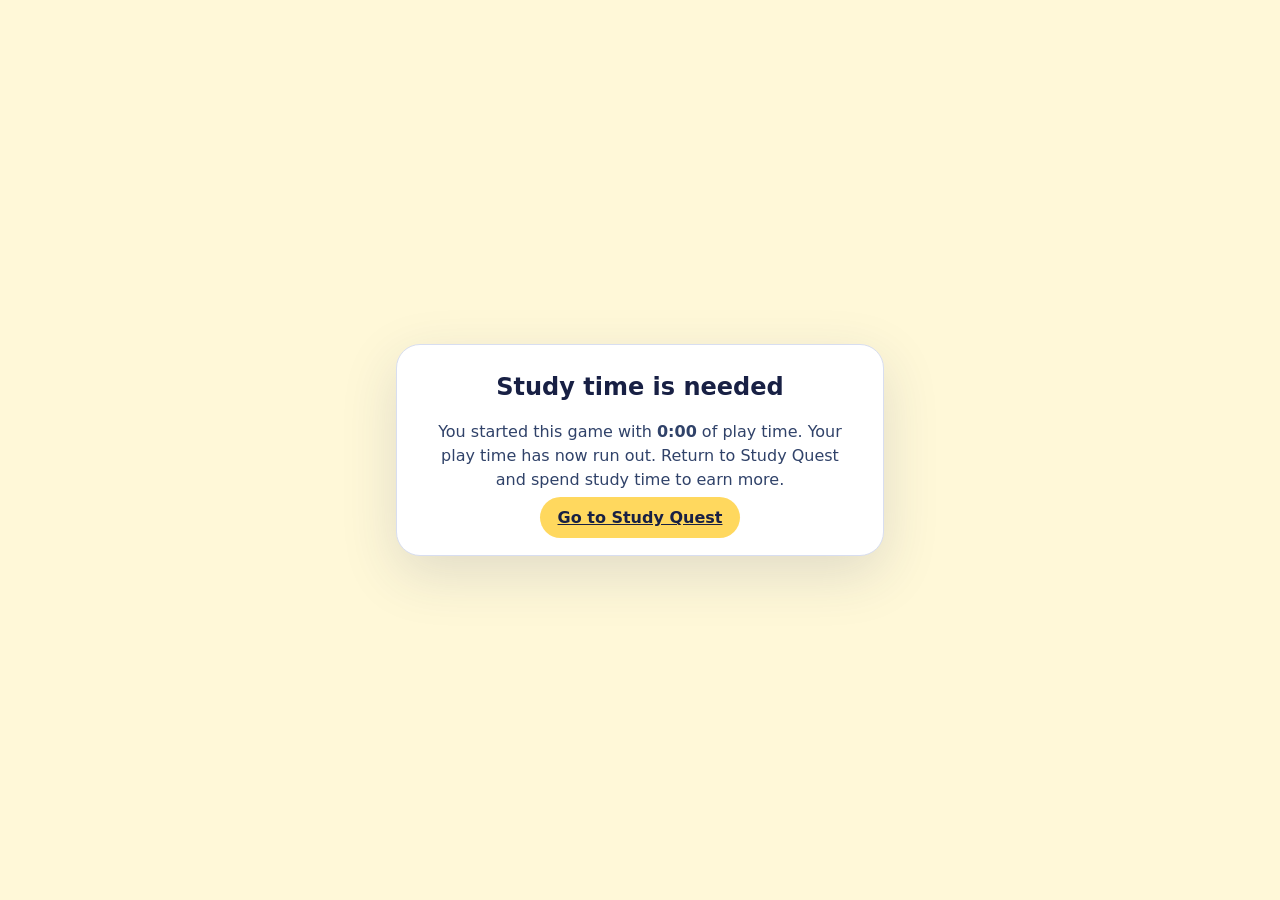
<file: Playground-Arcade/geometry.html>
<!doctype html><html lang="en"><head><meta charset="utf-8"><meta name="viewport" content="width=device-width,initial-scale=1"><title>Neon Runner</title><style>body{margin:0;background:#151934;color:#fff;font-family:system-ui,sans-serif;text-align:center}main{width:min(900px,calc(100% - 28px));margin:auto;padding:26px 0}a{color:#aab8ff}.top{display:flex;justify-content:space-between;align-items:center;margin-bottom:18px}h1{margin:0;font-size:clamp(30px,7vw,58px);letter-spacing:-.08em}.info{display:flex;justify-content:center;gap:24px;margin:15px;color:#c9d0ff;font-weight:800}canvas{display:block;width:100%;max-width:900px;height:auto;border:4px solid #687cff;border-radius:18px;background:var(--arcade-canvas,#25295c);box-shadow:0 18px 50px #0006}.button{border:0;border-radius:99px;padding:11px 18px;color:#172044;background:#ffd85e;font:inherit;font-weight:900;cursor:pointer}.hint{color:#9da8d7;font-size:14px}</style></head><body><main><div class="top"><a href="index (1).html">← Arcade</a><button class="button" id="restart">Restart</button></div><h1>Neon Runner</h1><div class="info"><span>Score: <b id="score">0</b></span><span>Best: <b id="best">0</b></span></div><canvas id="game" width="900" height="360"></canvas><p class="hint">Press Space, ↑, or tap to jump. Spikes and blocks will end your run.</p></main><script src="shared.js?v=20261003"></script><script>
const c=document.querySelector('#game'),x=c.getContext('2d'),scoreEl=document.querySelector('#score'),bestEl=document.querySelector('#best'),restart=document.querySelector('#restart');let best=Math.max(Number(localStorage.runnerBest||0),Number(arcadeState().highScores.runner||0)),score,player,obstacles,run,frame,resume=arcadeSessionLoad('runner');bestEl.textContent=best;function start(){const saved=resume;if(saved){score=saved.score;player=saved.player;obstacles=saved.obstacles;run=true;frame=saved.frame||0;resume=null}else{score=0;player={x:95,y:275,vy:0,w:28,h:28,on:false};obstacles=[];run=true;frame=0}scoreEl.textContent=score;requestAnimationFrame(loop)}function jump(){if(run&&player.on){player.vy=-13;player.on=false;arcadeAddPoints(3,'runner')}else if(!run)start()}function addObstacle(){const type=Math.floor(Math.random()*3);if(type===0)obstacles.push({type,x:920,w:24,h:35+Math.random()*30});if(type===1)obstacles.push({type,x:920,w:36,h:54});if(type===2){obstacles.push({type:0,x:920,w:22,h:38});obstacles.push({type:0,x:954,w:22,h:55})}}function loop(){if(!run){draw();return}frame++;score=Math.floor(frame/7);scoreEl.textContent=score;if(frame%105===0)addObstacle();player.vy+=.42;player.y+=player.vy;if(player.y>=275){player.y=275;player.vy=0;player.on=true}for(const o of obstacles)o.x-=4.2+Math.min(score/300,1.5);obstacles=obstacles.filter(o=>o.x>-70);for(const o of obstacles){const hit=player.x<o.x+o.w&&player.x+player.w>o.x&&player.y+player.h>310-o.h;if(hit){run=false;if(score>best){best=score;localStorage.runnerBest=best;bestEl.textContent=best}arcadeRecordScore('runner',score);arcadeSessionClear('runner')}}draw();requestAnimationFrame(loop)}function draw(){x.clearRect(0,0,900,360);x.fillStyle=arcadeCanvasBackground();x.fillRect(0,0,900,360);x.strokeStyle='#5666c8';x.lineWidth=2;for(let i=0;i<900;i+=45){x.beginPath();x.moveTo(i,0);x.lineTo(i,360);x.stroke()}x.fillStyle='#ffdb62';x.fillRect(0,310,900,50);const pack=arcadeTexturePack();x.fillStyle=pack==='volcano'?'#ff7b54':pack==='forest'?'#72e6a0':pack==='ocean'?'#62dcff':pack==='sunset'?'#ff9a78':pack==='candy'?'#ff8fd0':'#fb7185';x.fillRect(player.x,player.y,player.w,player.h);x.fillStyle=pack==='pixel'?'#ffe66d':'#fff';x.fillRect(player.x+18,player.y+7,5,5);x.fillStyle='#ffffff55';x.fillRect(player.x+3,player.y+3,player.w-8,4);for(const o of obstacles){if(o.type===0){x.fillStyle=pack==='volcano'?'#ffbd59':pack==='forest'?'#8bffb0':pack==='ocean'?'#76efff':pack==='sunset'?'#ffd06b':'#70f0ff';x.beginPath();x.moveTo(o.x,310);x.lineTo(o.x+o.w/2,310-o.h);x.lineTo(o.x+o.w,310);x.fill();x.strokeStyle='#ffffff99';x.lineWidth=3;x.beginPath();x.moveTo(o.x+o.w*.25,306);x.lineTo(o.x+o.w/2,310-o.h+6);x.lineTo(o.x+o.w*.75,306);x.stroke()}else if(o.type===1){x.fillStyle=pack==='volcano'?'#ff654d':pack==='forest'?'#86d98b':pack==='ocean'?'#5da8ff':'#a479ff';x.fillRect(o.x,310-o.h,o.w,o.h);x.fillStyle=pack==='pixel'?'#61f4ff':'#f5c85b';for(let yy=310-o.h+8;yy<310;yy+=14)x.fillRect(o.x+8,yy,8,8)}}if(!run){x.fillStyle='#172044cc';x.fillRect(0,0,900,360);x.fillStyle='#fff';x.font='bold 38px system-ui';x.textAlign='center';x.fillText('Game over!',450,155);x.font='bold 20px system-ui';x.fillText('A hazard got you — restart and try again',450,195)}}addEventListener('keydown',e=>{if(['Space','ArrowUp'].includes(e.code)){e.preventDefault();jump()}});c.addEventListener('pointerdown',jump);restart.onclick=()=>{arcadeSessionClear('runner');resume=null;start()};addEventListener('beforeunload',()=>{if(run)arcadeSessionSave('runner',{score,player,obstacles,frame})});start();</script></body></html>
</file>
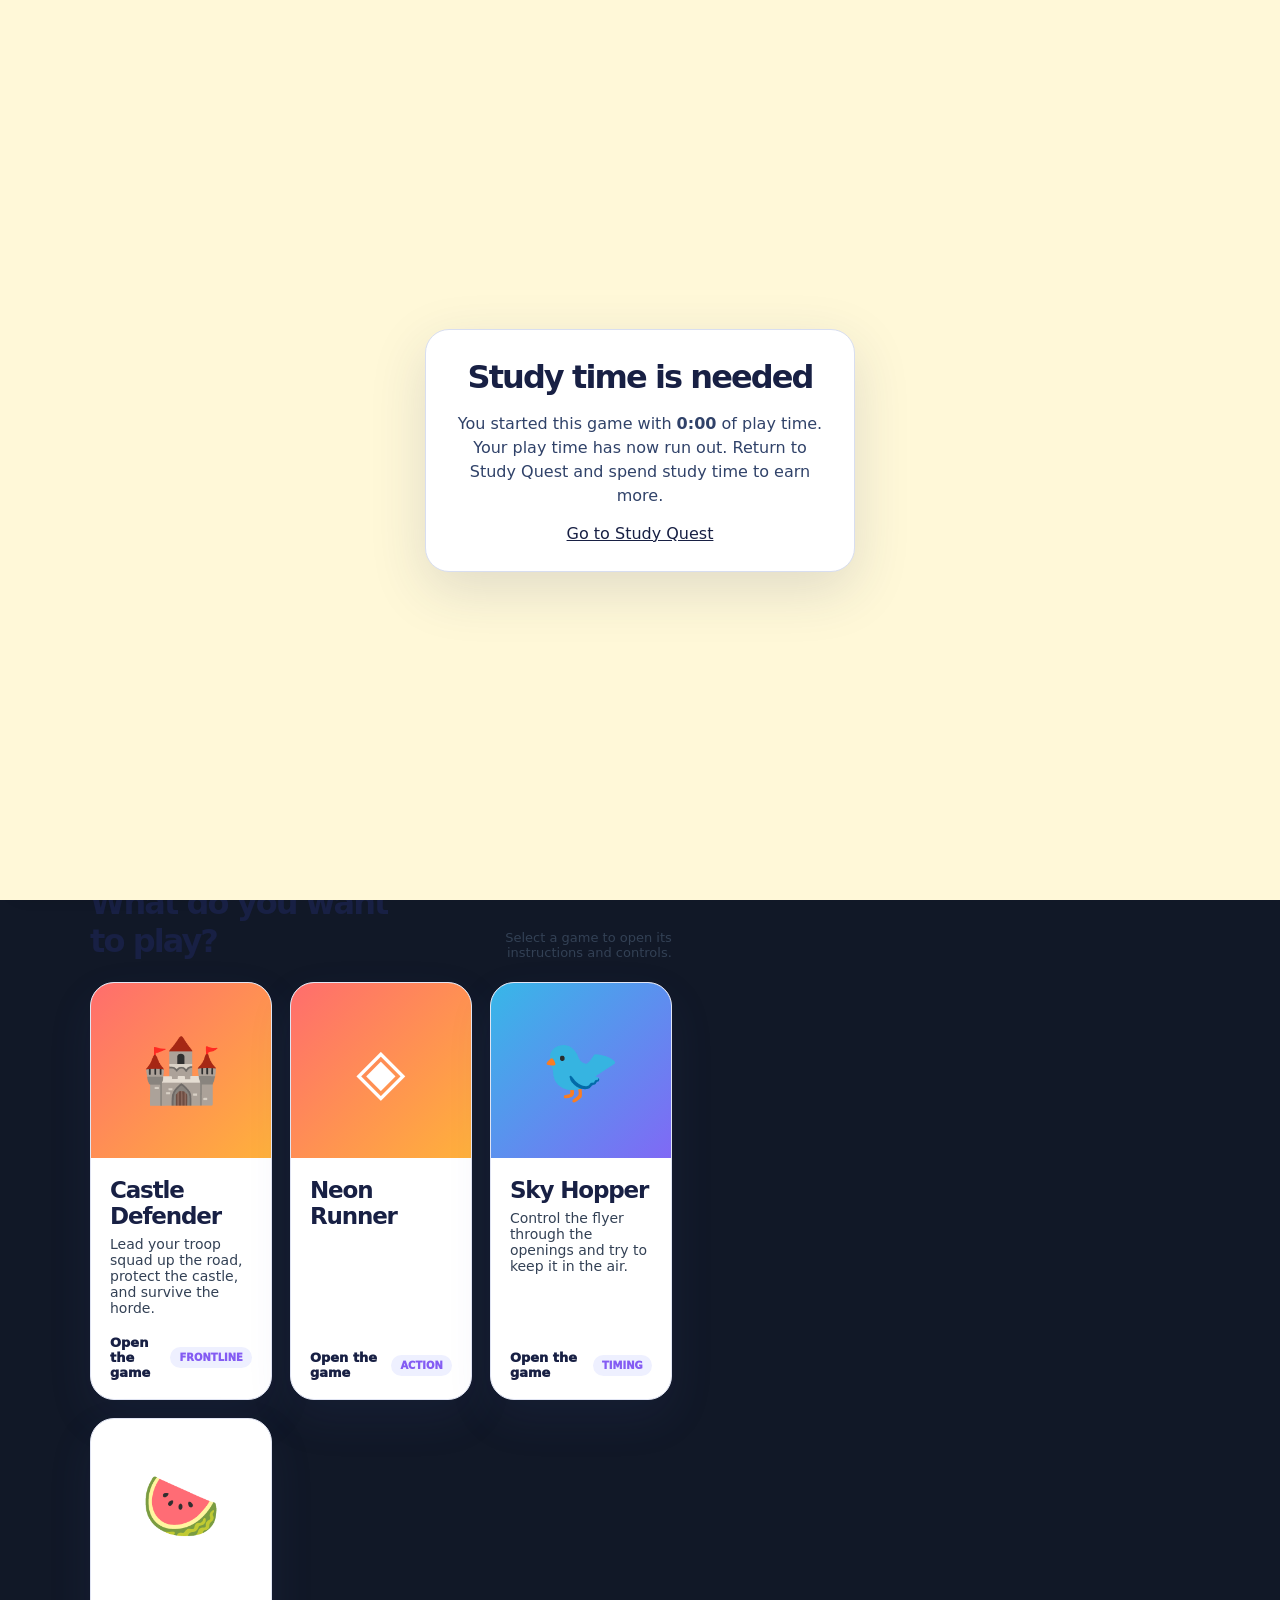
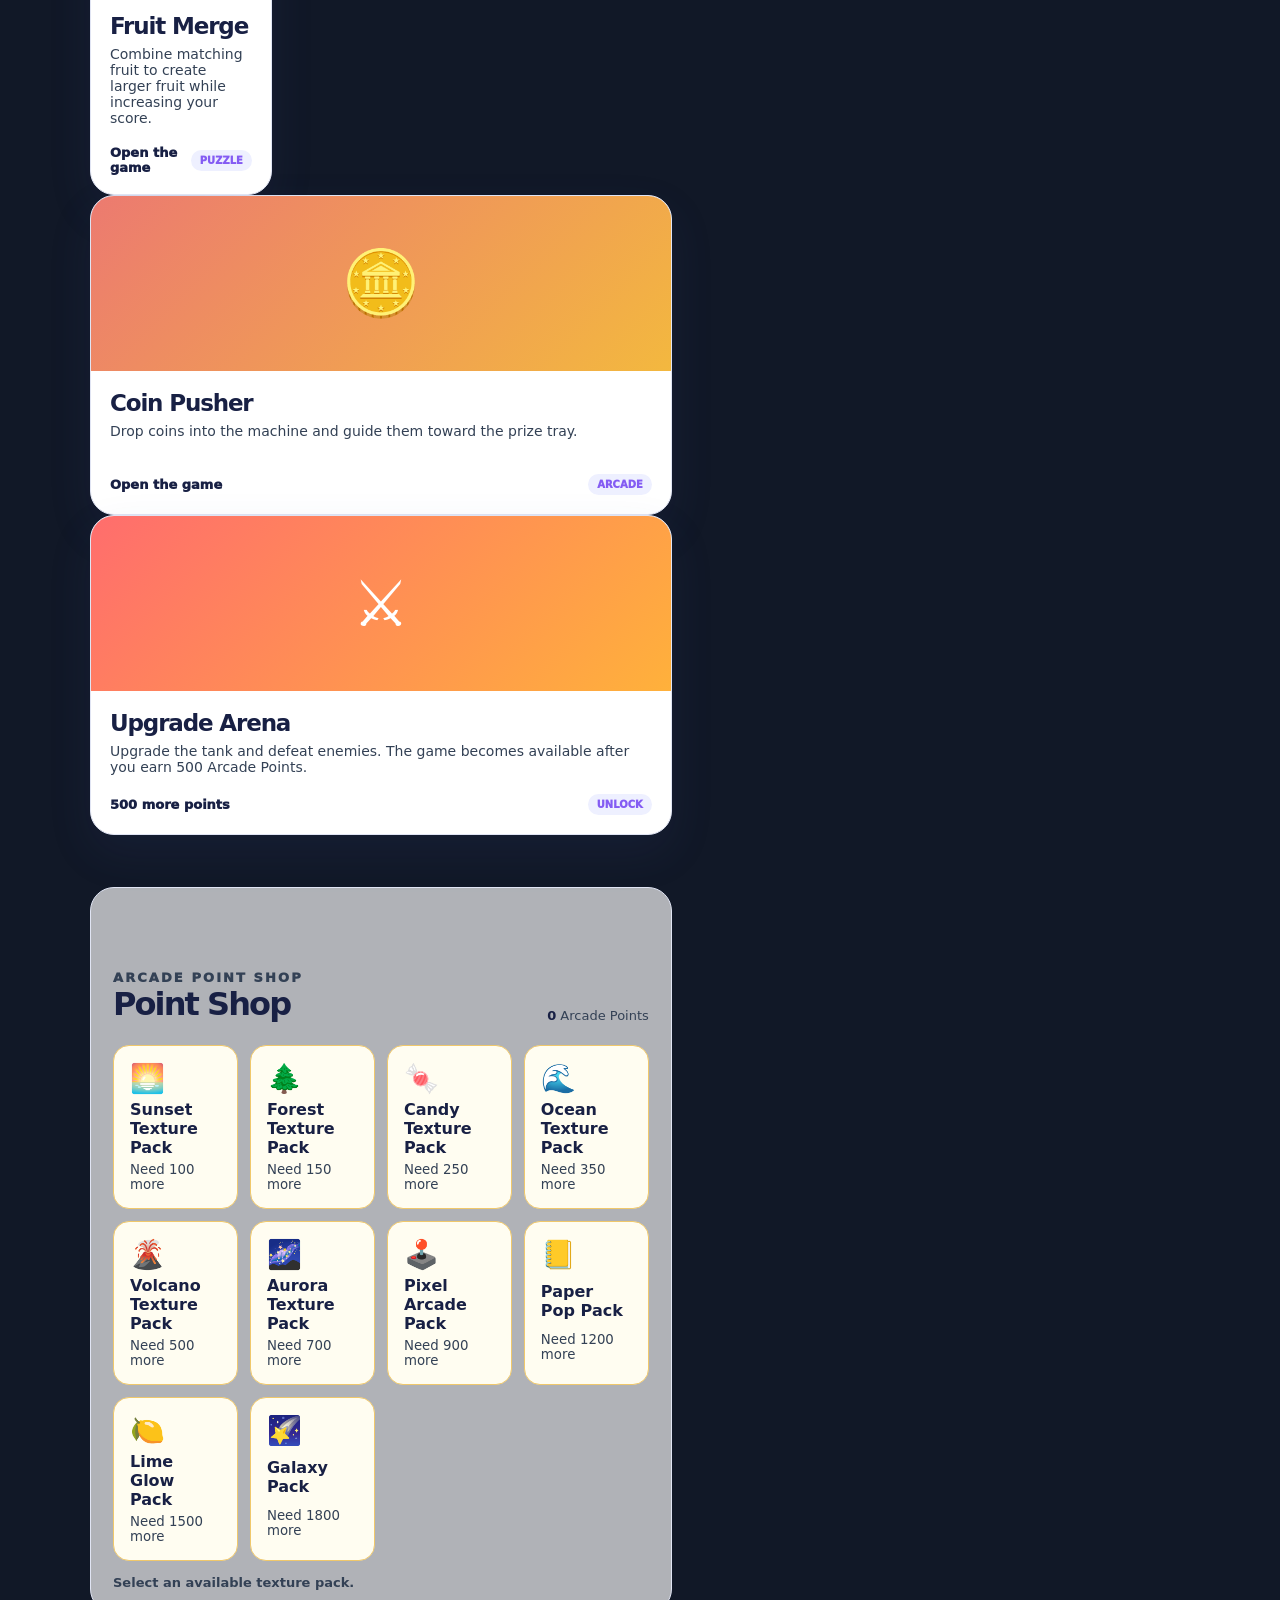
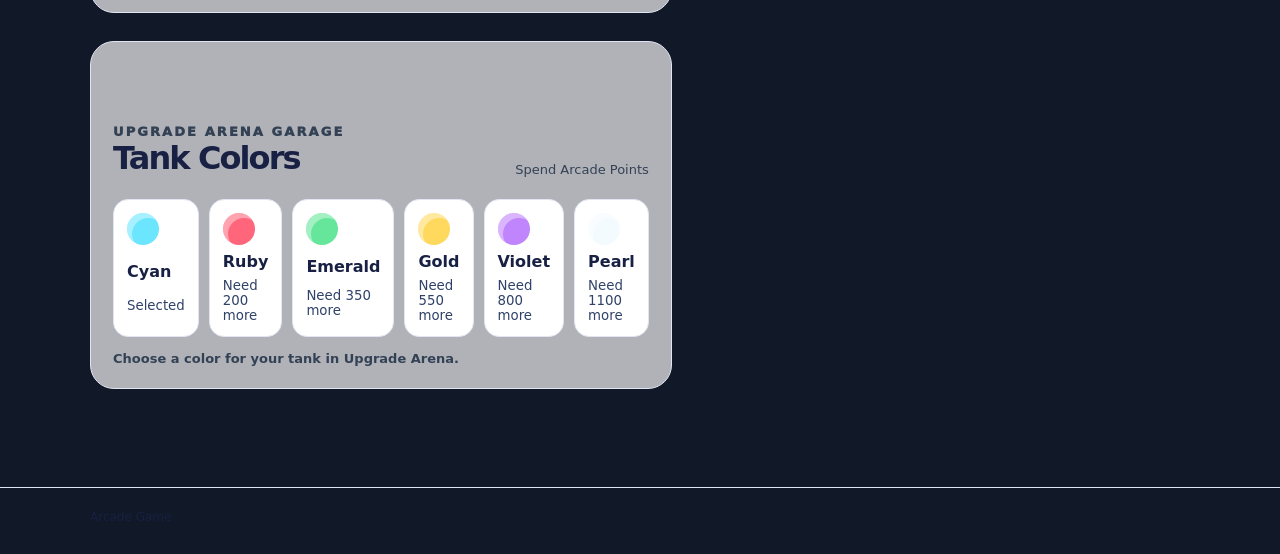
<file: Playground-Arcade/index (1).html>
<!doctype html>
<html lang="en">
<head>
  <meta charset="utf-8"><meta name="viewport" content="width=device-width,initial-scale=1">
  <title>Arcade Game</title>
  <style>
    :root{--ink:#182044;--muted:#647095;--blue:#4d6cff;--purple:#845cf3;--pink:#ff6fa8;--yellow:#ffd85e;--paper:#f6f7ff;--card:#fff;--shadow:0 18px 45px #3f4e9b1c}*{box-sizing:border-box}body{margin:0;min-height:100vh;color:var(--ink);background:radial-gradient(circle at 10% 10%,#fff 0 12%,transparent 30%),linear-gradient(140deg,#eef2ff,#fff3f8);font-family:Inter,system-ui,sans-serif}a{color:inherit}.wrap{width:min(1100px,calc(100% - 36px));margin:auto}header{padding:20px 0;border-bottom:1px solid #dfe3f4;background:#ffffffd9}.nav{display:flex;align-items:center;justify-content:space-between}.logo{display:flex;align-items:center;gap:10px;font-weight:950;font-size:19px;text-decoration:none}.logo b{display:grid;width:38px;height:38px;place-items:center;border-radius:12px;background:var(--yellow);font-size:22px;transform:rotate(-8deg)}.tiny{color:var(--muted);font-size:13px;font-weight:700}main{padding:58px 0 90px}.hero{max-width:760px}.eyebrow{margin:0 0 12px;color:var(--pink);font-size:12px;font-weight:950;letter-spacing:.16em;text-transform:uppercase}h1{margin:0;font-size:clamp(48px,8vw,86px);line-height:.91;letter-spacing:-.08em}h1 span{color:var(--blue)}.hero p{max-width:590px;margin:22px 0 0;color:var(--muted);font-size:17px}.study-links{display:grid;grid-template-columns:repeat(2,1fr);gap:18px;margin:34px 0 8px}.study-card{display:flex;align-items:center;gap:16px;padding:20px;border-radius:22px;color:#fff;text-decoration:none;box-shadow:0 15px 35px #3f4e9b25;transition:transform .2s}.study-card:hover{transform:translateY(-4px)}.study-card>span{font-size:44px}.study-card h2{margin:0 0 5px;font-size:24px;letter-spacing:-.05em}.study-card p{margin:0 0 10px;color:#ffffffd9;font-size:14px}.study-card b{font-size:13px}.notes-card{background:linear-gradient(135deg,#7167e8,#9b67db)}.pusher-card{background:linear-gradient(135deg,#ec7a70,#f3b83f)}.streak-guide{display:grid;grid-template-columns:1fr 1.2fr;gap:18px;margin:34px 0}.streak-card,.earn-card{padding:22px;border:1px solid #e0e4f3;border-radius:22px;background:#ffffffd9;box-shadow:var(--shadow)}.streak-card{background:linear-gradient(135deg,#fff0b8,#ffc9df)}.streak-card h2,.earn-card h2{margin:0 0 8px;font-size:28px}.streak-card p,.earn-card p{margin:7px 0;color:var(--muted);font-size:14px}.streak-number{font-size:42px;font-weight:950;color:#d85b63}.claim{border:0;border-radius:999px;padding:11px 17px;background:#6d70ff;color:#fff;font:inherit;font-weight:900;cursor:pointer}.claim:disabled{opacity:.6;cursor:default}.earn-grid{display:grid;grid-template-columns:repeat(2,1fr);gap:10px;margin-top:14px}.earn-item{padding:12px;border-radius:14px;background:#f5f6ff}.earn-item strong{display:block;color:var(--ink);font-size:14px}.earn-item span{display:block;color:var(--muted);font-size:12px;margin-top:3px}.section-head{display:flex;align-items:end;justify-content:space-between;gap:18px;margin:60px 0 22px}h2{margin:0;font-size:32px;letter-spacing:-.06em}.section-head p{margin:0;color:var(--muted);font-size:13px;text-align:right}.games{display:grid;grid-template-columns:repeat(3,1fr);gap:18px}.game{display:flex;min-height:320px;flex-direction:column;overflow:hidden;border:1px solid #e0e4f3;border-radius:24px;background:var(--card);box-shadow:var(--shadow);text-decoration:none;transition:transform .2s,box-shadow .2s}.game:hover{box-shadow:0 24px 50px #3f4e9b2c;transform:translateY(-6px)}.art{display:grid;height:175px;place-items:center;color:#fff;font-size:64px}.runner{background:linear-gradient(135deg,#ff6d6d,#ffb13b)}.bird{background:linear-gradient(135deg,#37b7e8,#8069f5)}.pusher{background:linear-gradient(135deg,#ec7a70,#f3b83f)}..sudoku{background:linear-gradient(135deg,#7d61ed,#d169dc)}.game-copy{display:flex;flex:1;flex-direction:column;padding:19px}.game h3{margin:0 0 7px;font-size:23px;letter-spacing:-.05em}.game p{margin:0;color:var(--muted);font-size:14px}.play{display:flex;align-items:center;justify-content:space-between;margin-top:auto;padding-top:19px;color:var(--blue);font-size:13px;font-weight:950}.key{padding:5px 9px;border-radius:99px;background:#eef0ff;color:var(--purple);font-size:10px;text-transform:uppercase}.tip{display:flex;gap:12px;align-items:center;margin-top:25px;padding:16px 18px;border:1px solid #f0d477;border-radius:15px;background:#fff9d9;color:#66521b;font-size:14px;font-weight:750}.tip span{font-size:20px}footer{padding:22px 0 30px;border-top:1px solid #dfe3f4;color:var(--muted);font-size:12px}footer .wrap{display:flex;justify-content:space-between}@media(max-width:800px){.games{grid-template-columns:1fr 1fr}}@media(max-width:560px){.wrap{width:min(100% - 28px,440px)}main{padding-top:40px}.study-links{grid-template-columns:1fr}.streak-guide{grid-template-columns:1fr}.earn-grid{grid-template-columns:1fr}.nav .tiny{display:none}.section-head{align-items:flex-start;flex-direction:column;gap:8px}.section-head p{text-align:left}.games{grid-template-columns:1fr}.art{height:155px}footer .wrap{align-items:center;flex-direction:column;gap:6px}}
  </style>
<style>
  /* Stronger contrast keeps the Arcade readable on bright backgrounds. */
  :root { --ink: #0b1220; --muted: #334155; }
</style>
<style>.snack-promo{display:flex;justify-content:space-between;align-items:center;gap:20px;margin-top:42px;padding:24px 28px;border:2px solid #f0c86b;border-radius:24px;background:linear-gradient(135deg,#fff5b9,#ffd8e8);box-shadow:0 15px 35px #d8795b22}.snack-promo h2{margin:0;color:#42244f;font-size:clamp(22px,3vw,34px);letter-spacing:-.05em}.snack-promo p{margin:6px 0 0;color:#66521b;font-weight:700}.snack-promo .eyebrow{margin:0 0 5px;color:#d65c49}.snack-promo a{flex:none;padding:13px 18px;border-radius:999px;background:#d65c49;color:#fff;text-decoration:none;font-weight:900}@media(max-width:650px){.snack-promo{align-items:flex-start;flex-direction:column}.snack-promo a{width:100%;text-align:center}}</style></head>
<body><header><div class="wrap nav"><a class="logo" href="index.html"><b>✦</b> Arcade Game</a><span class="tiny">⭐ Level <b id="arcade-level">1</b> · Study activities and game rewards · <b id="coin-balance">0</b> 🪙 coins</span></div></header>
<section class="panel budget-guide" aria-labelledby="budget-guide-title" style="margin:34px 0;padding:22px;border:1px solid #dfe3f4;border-radius:22px;background:linear-gradient(135deg,#ffffff,#eef0ff);box-shadow:var(--shadow)"><p class="eyebrow">New here?</p><h2 id="budget-guide-title">How Budget Quest works</h2><div style="display:grid;grid-template-columns:repeat(3,1fr);gap:10px;margin-top:14px"><div class="earn-item"><strong>1. Set a goal</strong><span>Choose what you are saving for and enter the target amount.</span></div><div class="earn-item"><strong>2. Track money</strong><span>Add money in and log money spent so your balance stays clear.</span></div><div class="earn-item"><strong>3. Plan ahead</strong><span>Add upcoming charges, mark them paid, and check your savings progress.</span></div></div><p style="margin:15px 0 0;color:var(--muted);font-size:14px;font-weight:750">Complete the daily check-in in Budget Quest to earn 10 Arcade Points for the games.</p></section><main><div class="wrap"><section class="study-links" aria-label="Study, budget, and reward tools"><section class="study-links" aria-label="Study, budget, and reward tools"><a class="study-card notes-card" href="study.html"><span>📝</span><div><h2>Study Quest</h2><b>Open notes →</b></div></a><a class="study-card" style="background:linear-gradient(135deg,#4fbd9a,#5c68ed)" href="budget.html"><span>💰</span><div><h2>Budget Quest</h2><b>Open budget →</b></div></a><a class="study-card pusher-card" href="coin-pusher.html"><span>🪙</span><div><h2>Coin Pusher</h2><b>Open the game</b></div></a></section><section class="hero"><h1>Arcade games and study tools</h1></section><section aria-labelledby="games-title"><section aria-labelledby="games-title"><div class="section-head"><div><p class="eyebrow">Available games</p><h2 id="games-title">What do you want to play?</h2></div><p>Select a game to open its instructions and controls.</p></div><div class="games"><a class="game game-link" href="castle-defender/index.html" target="_blank" rel="noopener"><div class="art runner" aria-hidden="true">🏰</div><div class="game-copy"><h3>Castle Defender</h3><p>Lead your troop squad up the road, protect the castle, and survive the horde.</p><div class="play"><span>Open the game</span><span class="key">Frontline</span></div></div></a>
<a class="game game-link" href="geometry.html" target="_blank" rel="noopener"><div class="art runner" aria-hidden="true">◈</div><div class="game-copy"><h3>Neon Runner</h3><div class="play"><span>Open the game</span><span class="key">Action</span></div></div></a>
<a class="game game-link" href="flappy.html" target="_blank" rel="noopener"><div class="art bird" aria-hidden="true">🐦</div><div class="game-copy"><h3>Sky Hopper</h3><p>Control the flyer through the openings and try to keep it in the air.</p><div class="play"><span>Open the game</span><span class="key">Timing</span></div></div></a>
<a class="game game-link" href="fruit.html" target="_blank" rel="noopener"><div class="art sudoku" aria-hidden="true">🍉</div><div class="game-copy"><h3>Fruit Merge</h3><p>Combine matching fruit to create larger fruit while increasing your score.</p><div class="play"><span>Open the game</span><span class="key">Puzzle</span></div></div></a>
</div><a class="game game-link" href="coin-pusher.html" target="_blank" rel="noopener"><div class="art pusher" aria-hidden="true">🪙</div><div class="game-copy"><h3>Coin Pusher</h3><p>Drop coins into the machine and guide them toward the prize tray.</p><div class="play"><span>Open the game</span><span class="key">Arcade</span></div></div></a><a class="game game-link locked-game" id="arena-card" href="arena.html" target="_blank" rel="noopener"><div class="art runner" aria-hidden="true">⚔</div><div class="game-copy"><h3>Upgrade Arena</h3><p>Upgrade the tank and defeat enemies. The game becomes available after you earn 500 Arcade Points.</p><div class="play"><span id="arena-status">Locked</span><span class="key">Unlock</span></div></div></a></section><section class="shop" aria-labelledby="shop-title"><div class="section-head"><div><p class="eyebrow">Arcade point shop</p><h2 id="shop-title">Point Shop</h2></div><p><strong id="arcade-points">0</strong> Arcade Points</p></div><div class="shop-items"><button class="shop-item" data-theme="sunset"><span>🌅</span><strong>Sunset Texture Pack</strong><small>100 points</small></button><button class="shop-item" data-theme="forest"><span>🌲</span><strong>Forest Texture Pack</strong><small>150 points</small></button><button class="shop-item" data-theme="candy"><span>🍬</span><strong>Candy Texture Pack</strong><small>250 points</small></button><button class="shop-item" data-theme="ocean"><span>🌊</span><strong>Ocean Texture Pack</strong><small>350 points</small></button><button class="shop-item" data-theme="volcano"><span>🌋</span><strong>Volcano Texture Pack</strong><small>500 points</small></button><button class="shop-item" data-theme="aurora"><span>🌌</span><strong>Aurora Texture Pack</strong><small>700 points</small></button><button class="shop-item" data-theme="arcade"><span>🕹️</span><strong>Pixel Arcade Pack</strong><small>900 points</small></button><button class="shop-item" data-theme="paper"><span>📒</span><strong>Paper Pop Pack</strong><small>1200 points</small></button><button class="shop-item" data-theme="lime"><span>🍋</span><strong>Lime Glow Pack</strong><small>1500 points</small></button><button class="shop-item" data-theme="galaxy"><span>🌠</span><strong>Galaxy Pack</strong><small>1800 points</small></button></div><p id="shop-note" class="shop-note" aria-live="polite">Select an available texture pack.</p></section><style>.shop{margin-top:52px;padding:22px;border:1px solid #e0e4f3;border-radius:24px;background:#ffffffaa}.shop-items{display:grid;grid-template-columns:repeat(4,1fr);gap:12px}.shop-item{display:grid;gap:5px;padding:16px;border:1px solid #e0e4f3;border-radius:16px;background:#fff;color:var(--ink);font:inherit;text-align:left;cursor:pointer}.shop-item span{font-size:28px}.shop-item small{color:var(--muted)}.shop-item.unaffordable{border-color:#f0c86b;background:#fffdf1}.tank-shop{margin-top:28px;padding:22px;border:1px solid #e0e4f3;border-radius:24px;background:#ffffffaa}.tank-items{display:grid;grid-template-columns:repeat(6,1fr);gap:10px}.tank-item{display:grid;gap:7px;padding:13px;border:1px solid #e0e4f3;border-radius:15px;background:#fff;color:var(--ink);font:inherit;text-align:left;cursor:pointer}.tank-item span{width:32px;height:32px;border-radius:50%;box-shadow:inset 5px 5px #ffffff66}.shop-note{margin:14px 0 0;color:var(--muted);font-size:13px;font-weight:700}@media(max-width:800px){.shop-items{grid-template-columns:repeat(2,1fr)}}@media(max-width:800px){.tank-items{grid-template-columns:repeat(3,1fr)}}@media(max-width:560px){.shop-items{grid-template-columns:1fr}.tank-items{grid-template-columns:repeat(2,1fr)}}</style><section class="tank-shop" aria-labelledby="tank-shop-title"><div class="section-head"><div><p class="eyebrow">Upgrade Arena garage</p><h2 id="tank-shop-title">Tank Colors</h2></div><p>Spend Arcade Points</p></div><div class="tank-items"><button class="tank-item" data-tank="cyan"><span style="background:#6ce5ff"></span><strong>Cyan</strong><small>Free</small></button><button class="tank-item" data-tank="ruby"><span style="background:#ff657b"></span><strong>Ruby</strong><small>200 points</small></button><button class="tank-item" data-tank="emerald"><span style="background:#65e69b"></span><strong>Emerald</strong><small>350 points</small></button><button class="tank-item" data-tank="gold"><span style="background:#ffd85e"></span><strong>Gold</strong><small>550 points</small></button><button class="tank-item" data-tank="violet"><span style="background:#c084fc"></span><strong>Violet</strong><small>800 points</small></button><button class="tank-item" data-tank="white"><span style="background:#f4fbff"></span><strong>Pearl</strong><small>1100 points</small></button></div><p id="tank-note" class="shop-note">Choose a color for your tank in Upgrade Arena.</p></section></div></main><footer><div class="wrap"><span>Arcade Game</span></div></footer><script>document.querySelectorAll('.game-link').forEach(card=>{card.addEventListener('click',event=>{if(card.id==='arena-card'&&arcadeState().points<500){event.preventDefault();return}event.preventDefault();const popup=window.open(card.href,'_blank','popup,width=900,height=760,resizable=yes,scrollbars=yes');if(!popup)window.open(card.href,'_blank');});});</script><script src="shared.js?v=20261003"></script><script>const shopNote=document.getElementById('shop-note');function refreshArcade(){const s=arcadeState();document.getElementById('arcade-points').textContent=s.points;document.getElementById('coin-balance').textContent=s.coins;document.getElementById('arcade-level').textContent=s.level;document.querySelectorAll('.shop-item').forEach(b=>{const t=b.dataset.theme,owned=s.items.includes(t),cost=ARCADE_THEMES[t].cost;b.disabled=false;b.classList.toggle('unaffordable',!owned&&s.points<cost);b.querySelector('small').textContent=owned?(s.theme===t?'Selected':'Use theme'):(s.points<cost?('Need '+(cost-s.points)+' more'):(cost+' points'))});const card=document.getElementById('arena-card'),status=document.getElementById('arena-status');if(s.points>=500){card.classList.remove('locked-game');status.textContent='Open the game';card.onclick=null}else{status.textContent=(500-s.points)+' more points';card.onclick=e=>e.preventDefault()}}document.querySelectorAll('.shop-item').forEach(b=>b.onclick=()=>{const s=arcadeState(),t=b.dataset.theme,cost=ARCADE_THEMES[t].cost;if(s.items.includes(t)){arcadeUseTheme(t);shopNote.textContent=ARCADE_THEMES[t].name+' is now active in every game.'}else{const bought=arcadeBuyTheme(t);if(bought){arcadeApplyTheme();shopNote.textContent='Unlocked '+ARCADE_THEMES[t].name+'! It is active in every game.'}else shopNote.textContent='You need '+(cost-s.points)+' more Arcade Points to buy '+ARCADE_THEMES[t].name+'.'}refreshArcade()});window.addEventListener('storage',refreshArcade);refreshArcade();</script><script>function refreshStreak(){const d=arcadeStreakStatus(),count=document.getElementById("streak-count"),copy=document.getElementById("streak-copy"),button=document.getElementById("streak-claim");count.textContent=d.streak;if(d.claimed){button.disabled=true;button.textContent="Claimed today";copy.textContent="Nice! Come back tomorrow for a bigger reward."}else{button.disabled=false;button.textContent="Claim today's reward · "+d.reward+" points";copy.textContent="Your next claim is worth "+d.reward+" Arcade Points."}}document.getElementById("streak-claim").onclick=()=>{const r=arcadeClaimStreak();refreshArcade();refreshStreak();document.getElementById("shop-note").textContent="Streak "+r.streak+" claimed! You earned "+r.reward+" Arcade Points.";};refreshStreak();</script><script>function refreshTanks(){const s=arcadeState(),note=document.getElementById("tank-note");document.querySelectorAll(".tank-item").forEach(b=>{const id=b.dataset.tank,t=TANK_COLORS[id],owned=s.tankColors.includes(id);b.querySelector("small").textContent=owned?(s.tankColor===id?"Selected":"Use color"):(s.points<t.cost?("Need "+(t.cost-s.points)+" more"):(t.cost+" points"));b.onclick=()=>{const now=arcadeState();if(now.tankColors.includes(id)){arcadeUseTankColor(id);note.textContent=t.name+" tank selected."}else if(arcadeBuyTankColor(id)){note.textContent=t.name+" tank color unlocked."}else note.textContent="You need "+(t.cost-now.points)+" more Arcade Points.";refreshTanks();refreshArcade()}})}refreshTanks();</script><script>(function(){const bar=document.createElement('nav');bar.className='study-bar';bar.setAttribute('aria-label','Study tools');bar.innerHTML='<strong>📚 Study tools</strong><a href="study.html">📝 Study Quest</a><a href="budget.html">💰 Budget Quest</a><a href="coin-pusher.html">🪙 Coin Pusher</a>';const style=document.createElement('style');style.textContent='.study-bar{position:fixed;top:0;left:0;right:0;z-index:20;display:flex;align-items:center;justify-content:center;gap:10px;min-height:54px;padding:8px 14px;background:#111827;color:#fff;box-shadow:0 6px 18px #17203344;font-size:13px;font-weight:800}.study-bar a{padding:8px 12px;border-radius:999px;background:#293b4d;color:#fff;text-decoration:none}.study-bar a:hover{background:#4d6cff}.study-bar strong{color:#ffd85e;white-space:nowrap}body{padding-top:54px}@media(max-width:560px){.study-bar{justify-content:flex-start;overflow-x:auto;white-space:nowrap}.study-bar strong{display:none}.study-bar a{flex:none}}';document.head.appendChild(style);document.body.prepend(bar)})();</script></body></html>
</file>
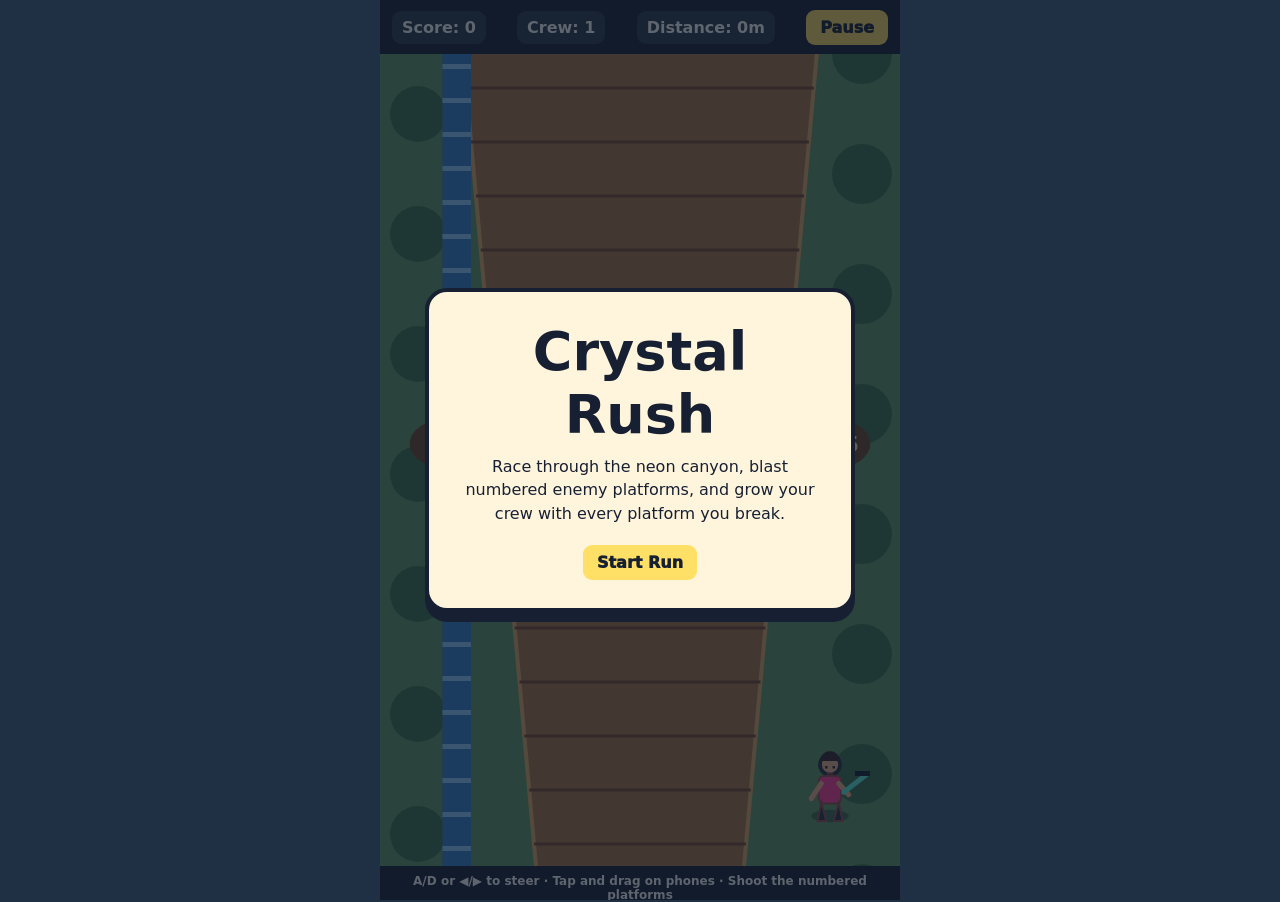
<file: Playground-Arcade/number-blaster.html>
<!doctype html>
<html lang="en">
<head>
<meta charset="utf-8"><meta name="viewport" content="width=device-width,initial-scale=1,maximum-scale=1,user-scalable=no">
<title>Crystal Rush</title>
<style>
*{box-sizing:border-box}html,body{margin:0;height:100%;overflow:hidden;touch-action:none;font-family:Inter,system-ui,sans-serif;background:#203044}body{display:grid;place-items:center}.game{width:min(100vw,520px);height:100vh;position:relative;background:#87cbbd}.hud{height:54px;display:flex;align-items:center;justify-content:space-between;gap:8px;padding:8px 12px;background:#172033;color:white;font-weight:900;z-index:2}.pill{padding:7px 10px;border-radius:9px;background:#293b4d}.hud button,.card button{border:0;border-radius:9px;padding:8px 14px;background:#ffe066;color:#172033;font:inherit;font-weight:950}.stage{position:absolute;top:54px;bottom:34px;left:0;right:0}.stage canvas{width:100%;height:100%;display:block}.tip{position:absolute;bottom:0;left:0;right:0;height:34px;padding:8px;text-align:center;background:#172033;color:white;font-size:12px;font-weight:800}.modal{position:absolute;inset:0;display:grid;place-items:center;background:#101827aa;z-index:4}.card{width:min(88%,430px);padding:28px;border:4px solid #172033;border-radius:22px;background:#fff5dc;color:#172033;text-align:center;box-shadow:0 10px 0 #172033}.card h1{margin:0 0 8px;font-size:clamp(30px,8vw,54px)}.card p{line-height:1.45;margin:9px 0 20px}.hide{display:none!important}@media(max-width:560px){.hud{font-size:12px;padding:7px}.pill{padding:6px}.hud .pill:nth-child(3){display:none}}
</style></head>
<body><main class="game"><div class="hud"><span class="pill">Score: <b id="score">0</b></span><span class="pill">Crew: <b id="squad">1</b></span><span class="pill">Distance: <b id="road">0m</b></span><button id="pause">Pause</button></div><div class="stage"><canvas id="canvas"></canvas></div><div class="tip">A/D or ◀/▶ to steer · Tap and drag on phones · Shoot the numbered platforms</div><section id="modal" class="modal"><div class="card"><h1 id="title">Crystal Rush</h1><p id="copy">Race through the neon canyon, blast numbered enemy platforms, and grow your crew with every platform you break.</p><button id="start">Start Run</button></div></section></main>
<script>
const CONFIG={
  runnerSpeed:115, // How quickly the road moves toward the player.
  playerSpeed:430, // Side-to-side movement speed.
  bulletSpeed:620, // Speed of each shot.
  fireEvery:230, // Automatic fire interval.
  targetEvery:2600, // Time between small crystal groups.
  targetStart:3, // Starting number on wooden targets.
  targetGrowth:.16, // Target number growth as the run continues.
  targetSpeed:82, // Target movement toward the player.
  maxTargets:5, // Keeps only a few crystals visible at once.
  targetWidth:74, // Barrel width.
  hitPoints:5, // Points for each hit.
  breakPoints:30, // Points for breaking a barrel.
  squadPerBreak:1, // Squad members earned from a broken crystal.
  gateEvery:3000, // Time between multiplier gate choices.
  hordeEvery:12000, // Time between short horde-defense events.
  hordeSize:7, // Number of enemies in each horde event.
  hordeSpeed:125 // Speed of horde enemies.
};
const canvas=document.querySelector('#canvas'),ctx=canvas.getContext('2d'),scoreEl=document.querySelector('#score'),squadEl=document.querySelector('#squad'),roadEl=document.querySelector('#road'),pauseBtn=document.querySelector('#pause'),modal=document.querySelector('#modal'),title=document.querySelector('#title'),copy=document.querySelector('#copy'),start=document.querySelector('#start');
let W=900,H=700,dpr=1,last=0,running=false,paused=false,score=0,squad=1,sideHelpers=0,road=0,spawnTimer=0,fireTimer=0,gateTimer=0,hordeTimer=0,keys={},shots=[],targets=[],gates=[],horde=[],sparkles=[],player={x:450,y:0};
function fit(){const r=canvas.getBoundingClientRect();W=r.width;H=r.height;dpr=Math.min(2,devicePixelRatio||1);canvas.width=W*dpr;canvas.height=H*dpr;ctx.setTransform(dpr,0,0,dpr,0,0);player.y=H-80;player.x=Math.max(26,Math.min(W-26,player.x||W/2))}
function reset(){score=0;squad=1;sideHelpers=0;road=0;spawnTimer=200;fireTimer=0;gateTimer=CONFIG.gateEvery;hordeTimer=CONFIG.hordeEvery;shots=[];targets=[];gates=[];horde=[];sparkles=[];paused=false;running=true;pauseBtn.textContent='Pause';modal.classList.add('hide');fit();gates=[{x:W*.13,y:H*.48,w:105,h:58,choice:{label:'+15',type:'add',value:15,helper:true},hit:false},{x:W*.87,y:H*.48,w:105,h:58,choice:{label:'x1.5',type:'mult',value:1.5,helper:true},hit:false}];hud()}
function hud(){scoreEl.textContent=score;squadEl.textContent=squad;roadEl.textContent=Math.floor(road)+'m'}
function laneX(lane){return W*(.18+lane*.16)}
function makeRow(){if(targets.length>=CONFIG.maxTargets)return;const start=2,count=1+Math.floor(Math.random()*2),value=Math.max(2,Math.floor(CONFIG.targetStart+road*CONFIG.targetGrowth/10));for(let i=0;i<count;i++){const lane=(start+i)%5,boss=i===0&&Math.floor(road/1000)%3===0;targets.push({x:laneX(lane),y:-60-i*10,n:boss?value+8:value+Math.floor(Math.random()*3),max:value+10,w:boss?104:CONFIG.targetWidth,h:boss?70:54,boss,hit:false})}}
function makeGate(){const choices=[{label:'+15',type:'add',value:15},{label:'x1.5',type:'mult',value:1.5},{label:'-5',type:'add',value:-5}];gates.push({x:laneX(Math.floor(Math.random()*5)),y:-80,w:105,h:58,choice:choices[Math.floor(Math.random()*choices.length)],hit:false})}
function startHorde(){for(let i=0;i<CONFIG.hordeSize;i++)horde.push({x:laneX(Math.floor(Math.random()*5)),y:-40-i*35,r:17,hp:2+Math.floor(road/300),hit:false})}
function fire(){const count=Math.min(12,1+Math.floor(Math.log2(Math.max(1,squad))));for(let i=0;i<count;i++){const offset=(i-(count-1)/2)*12;shots.push({x:player.x+offset,y:player.y-35,vy:-CONFIG.bulletSpeed})}if(shots.length>120)shots.splice(0,24)}
function burst(x,y){for(let i=0;i<8;i++)sparkles.push({x,y,vx:(Math.random()-.5)*100,vy:(Math.random()-.5)*100,life:500})}
function lose(){running=false;title.textContent='Run Over';copy.textContent=`You reached ${Math.floor(road)}m, scored ${score}, and built a squad of ${squad}.`;start.textContent='Play Again';modal.classList.remove('hide')}
function update(dt){if(!running||paused)return;road+=CONFIG.runnerSpeed*dt;spawnTimer-=dt*1000;fireTimer-=dt*1000;gateTimer-=dt*1000;hordeTimer-=dt*1000;if(spawnTimer<=0){spawnTimer=CONFIG.targetEvery/Math.min(1.8,1+road/700);makeRow()}if(gateTimer<=0){gateTimer=CONFIG.gateEvery;makeGate()}if(hordeTimer<=0){hordeTimer=CONFIG.hordeEvery;startHorde()}if(fireTimer<=0){fireTimer=CONFIG.fireEvery;fire()}const dir=(keys.a||keys.arrowleft?-1:0)+(keys.d||keys.arrowright?1:0);player.x=Math.max(28,Math.min(W-28,player.x+dir*CONFIG.playerSpeed*dt));for(const b of shots)b.y+=b.vy*dt;shots=shots.filter(b=>b.y>-30);for(const t of targets)t.y+=CONFIG.targetSpeed*dt;for(const g of gates)g.y+=CONFIG.targetSpeed*dt;for(const z of horde)z.y+=CONFIG.hordeSpeed*dt;for(const t of targets)if(t.y+t.h/2>player.y-35&&Math.abs(t.x-player.x)<45)lose();for(const b of shots)for(const g of gates)if(!b.hit&&!g.hit&&Math.abs(b.x-g.x)<g.w/2&&Math.abs(b.y-g.y)<g.h/2){b.hit=true;if(g.choice.type==='mult'){g.choice.value*=2;g.choice.label='x'+g.choice.value}else{g.choice.value+=25;g.choice.label=(g.choice.value>=0?'+':'')+g.choice.value}score+=10;burst(g.x,g.y)}for(const g of gates)if(!g.hit&&g.y+g.h/2>player.y-35&&Math.abs(g.x-player.x)<58){g.hit=true;if(g.choice.helper)sideHelpers++;if(g.choice.type==='mult')squad=Math.max(1,Math.floor(squad*g.choice.value));else squad=Math.max(1,squad+g.choice.value);score+=25;burst(g.x,g.y)}for(const z of horde)if(z.y+z.r>player.y-30&&Math.abs(z.x-player.x)<42)lose();for(const b of shots)for(const t of targets)if(!b.hit&&!t.hit&&Math.abs(b.x-t.x)<t.w/2&&Math.abs(b.y-t.y)<t.h/2){b.hit=true;t.n--;score+=CONFIG.hitPoints;burst(b.x,b.y);if(t.n<=0){t.hit=true;score+=CONFIG.breakPoints;squad+=CONFIG.squadPerBreak}}for(const b of shots)for(const z of horde)if(!b.hit&&!z.hit&&Math.abs(b.x-z.x)<z.r+8&&Math.abs(b.y-z.y)<z.r+12){b.hit=true;z.hp-=Math.max(1,squad);score+=8;if(z.hp<=0){z.hit=true;score+=20;squad++}}targets=targets.filter(t=>!t.hit&&t.y<H+80);gates=gates.filter(g=>!g.hit&&g.y<H+90);horde=horde.filter(z=>!z.hit&&z.y<H+50);for(const s of sparkles){s.x+=s.vx*dt;s.y+=s.vy*dt;s.life-=dt*1000}sparkles=sparkles.filter(s=>s.life>0);hud()}
function drawRoad(){ctx.fillStyle='#5f9b65';ctx.fillRect(0,0,W,H);ctx.fillStyle='#3e764d';for(let y=-60+(road%120);y<H;y+=120){ctx.beginPath();ctx.arc(38,y,28,0,Math.PI*2);ctx.arc(W-38,y+60,30,0,Math.PI*2);ctx.fill()}ctx.fillStyle='#a87545';ctx.beginPath();ctx.moveTo(W*.16,0);ctx.lineTo(W*.84,0);ctx.lineTo(W*.70,H);ctx.lineTo(W*.30,H);ctx.closePath();ctx.fill();ctx.strokeStyle='#e2ad68';ctx.lineWidth=4;ctx.beginPath();ctx.moveTo(W*.16,0);ctx.lineTo(W*.30,H);ctx.moveTo(W*.84,0);ctx.lineTo(W*.70,H);ctx.stroke();ctx.strokeStyle='#7b4b32';ctx.lineWidth=3;for(let y=-20+(road%54);y<H;y+=54){const left=W*(.16+(y/H)*.14),right=W*(.84-(y/H)*.14);ctx.beginPath();ctx.moveTo(left,y);ctx.lineTo(right,y);ctx.stroke()}ctx.fillStyle='#3784d0';ctx.fillRect(W*.12,0,W*.055,H);ctx.fillStyle='#8fd1ff';for(let y=10+(road%34);y<H;y+=34)ctx.fillRect(W*.12,y,W*.055,5);ctx.fillStyle='#70472e';for(const x of [W*.13,W*.87]){ctx.beginPath();ctx.ellipse(x,H*.48,38,25,0,0,Math.PI*2);ctx.fill();ctx.fillStyle='#fff1c7';ctx.font='bold 22px system-ui';ctx.textAlign='center';ctx.fillText(x<W/2?'+25':'x1.5',x,H*.48+8);ctx.fillStyle='#70472e'}if(sideHelpers>0){drawHuman(W*.13,H*.48-35,'#3b82d0','#8fe8ff',1.05,true);drawHuman(W*.87,H*.48-35,'#e4a33b','#fff0a8',1.05,true)}}
function drawBarrel(t){ctx.save();ctx.translate(t.x,t.y);const depth=.68+Math.max(0,Math.min(1,t.y/H))*.62;ctx.scale(depth,depth);const w=t.w,h=t.h;ctx.shadowColor=t.boss?'#ff4f8b':'#ff4fb3';ctx.shadowBlur=t.boss?20:12;ctx.fillStyle=t.boss?'#c84f68':'#9a4c73';ctx.strokeStyle='#ffd1e8';ctx.lineWidth=3;ctx.fillRect(-w/2,-h/2,w,h);ctx.strokeRect(-w/2,-h/2,w,h);ctx.fillStyle='#6e304d';ctx.fillRect(-w/2,-h/2,w,8);ctx.shadowBlur=0;ctx.fillStyle='#fff1c7';ctx.font=`bold ${t.boss?36:27}px system-ui`;ctx.textAlign='center';ctx.fillText(t.n,0,t.boss?13:10);ctx.restore();const humanScale=(t.boss?1.05:.7)*(.68+Math.max(0,Math.min(1,t.y/H))*.62);drawHuman(t.x,t.y-(t.boss?55:43)*humanScale,t.boss?'#f5a1b6':'#f05b8c',t.boss?'#fff0a8':'#ffe066',humanScale,true);if(t.boss){for(let i=0;i<5;i++)drawHuman(t.x+(i-2)*16*humanScale,t.y-82*humanScale-Math.abs(i-2)*4,'#a94bca','#ffd1ff',.42*humanScale,true);ctx.fillStyle='#172033';ctx.fillRect(t.x-w*depth/2,t.y-h*depth/2-12,w*depth,6);ctx.fillStyle='#ff5b70';ctx.fillRect(t.x-w*depth/2,t.y-h*depth/2-12,w*depth*Math.max(0,t.n/t.max),6)}}
function drawHuman(x,y,body,accent,scale=1,weapon=true){ctx.save();ctx.translate(x,y);ctx.scale(scale,scale);ctx.fillStyle='#17203366';ctx.beginPath();ctx.ellipse(0,24,15,5,0,0,Math.PI*2);ctx.fill();ctx.lineCap='round';ctx.strokeStyle='#263342';ctx.lineWidth=3;ctx.fillStyle='#f0b58b';ctx.beginPath();ctx.arc(0,-17,8,0,Math.PI*2);ctx.fill();ctx.stroke();ctx.fillStyle='#3a2830';ctx.beginPath();ctx.arc(0,-20,8,-Math.PI,0);ctx.fill();ctx.fillStyle='#263342';ctx.fillRect(-4,-16,2,2);ctx.fillRect(2,-16,2,2);ctx.strokeStyle='#9b4f4f';ctx.lineWidth=1.5;ctx.beginPath();ctx.moveTo(-2,-10);ctx.lineTo(2,-10);ctx.stroke();ctx.fillStyle=body;ctx.beginPath();ctx.roundRect(-9,-8,18,22,4);ctx.fill();ctx.stroke();ctx.fillStyle='#253246';ctx.beginPath();ctx.moveTo(-7,13);ctx.lineTo(-3,28);ctx.lineTo(-10,28);ctx.closePath();ctx.moveTo(7,13);ctx.lineTo(10,28);ctx.lineTo(3,28);ctx.closePath();ctx.fill();ctx.stroke();ctx.strokeStyle='#f0b58b';ctx.lineWidth=4;ctx.beginPath();ctx.moveTo(-7,-2);ctx.lineTo(-15,10);ctx.moveTo(7,-2);ctx.lineTo(15,7);ctx.stroke();if(weapon){ctx.strokeStyle=accent;ctx.lineWidth=4;ctx.beginPath();ctx.moveTo(11,5);ctx.lineTo(29,-9);ctx.stroke();ctx.fillStyle='#172033';ctx.fillRect(20,-12,12,4)}ctx.restore()}
function drawPlayer(){drawHuman(player.x,player.y,'#ff3f9b','#5ef0dc',1.25,true)}
function drawCrew(){const count=Math.min(24,Math.max(0,squad-1));for(let i=0;i<count;i++){const side=i%2===0?-1:1,row=Math.floor(i/2),x=player.x+side*(38+row%3*22),y=player.y+18+Math.floor(row/3)*22;drawHuman(x,y,i%2?'#7df9ff':'#a878ff','#ffe066',.65,true)}}
function drawHorde(z){drawHuman(z.x,z.y,'#a94bca','#ffd1ff',.9,true)}
function draw(){ctx.clearRect(0,0,W,H);drawRoad();for(const g of gates){ctx.save();ctx.translate(g.x,g.y);ctx.strokeStyle=g.choice.type==='mult'?'#ffe066':'#7df9ff';ctx.lineWidth=5;ctx.shadowColor=ctx.strokeStyle;ctx.shadowBlur=18;ctx.strokeRect(-g.w/2,-g.h/2,g.w,g.h);ctx.shadowBlur=0;ctx.fillStyle='#10253ecc';ctx.fillRect(-g.w/2,-g.h/2,g.w,g.h);ctx.fillStyle='#fff6bd';ctx.font='bold 25px system-ui';ctx.textAlign='center';ctx.fillText(g.choice.label,0,9);ctx.restore()}for(const t of targets)drawBarrel(t);for(const z of horde)drawHorde(z);for(const b of shots){ctx.fillStyle='#ffe066';ctx.shadowColor='#fff6bd';ctx.shadowBlur=9;ctx.beginPath();ctx.arc(b.x,b.y,5,0,Math.PI*2);ctx.fill();ctx.shadowBlur=0}for(const s of sparkles){ctx.fillStyle='#ffe066';ctx.globalAlpha=Math.max(0,s.life/500);ctx.fillRect(s.x,s.y,4,4)}ctx.globalAlpha=1;drawCrew();drawPlayer()}
function loop(t){const dt=Math.min(.04,(t-last)/1000||0);last=t;update(dt);draw();requestAnimationFrame(loop)}
window.addEventListener('resize',fit);window.addEventListener('keydown',e=>{keys[e.key.toLowerCase()]=true;if(e.key===' '){e.preventDefault();if(running){paused=!paused;pauseBtn.textContent=paused?'Resume':'Pause'}}});window.addEventListener('keyup',e=>keys[e.key.toLowerCase()]=false);pauseBtn.onclick=()=>{if(running){paused=!paused;pauseBtn.textContent=paused?'Resume':'Pause'}};let dragging=false;canvas.addEventListener('pointerdown',e=>{dragging=true;player.x=e.offsetX});canvas.addEventListener('pointermove',e=>{if(dragging)player.x=e.offsetX});window.addEventListener('pointerup',()=>dragging=false);start.onclick=reset;fit();requestAnimationFrame(loop);
</script></body></html>
</file>
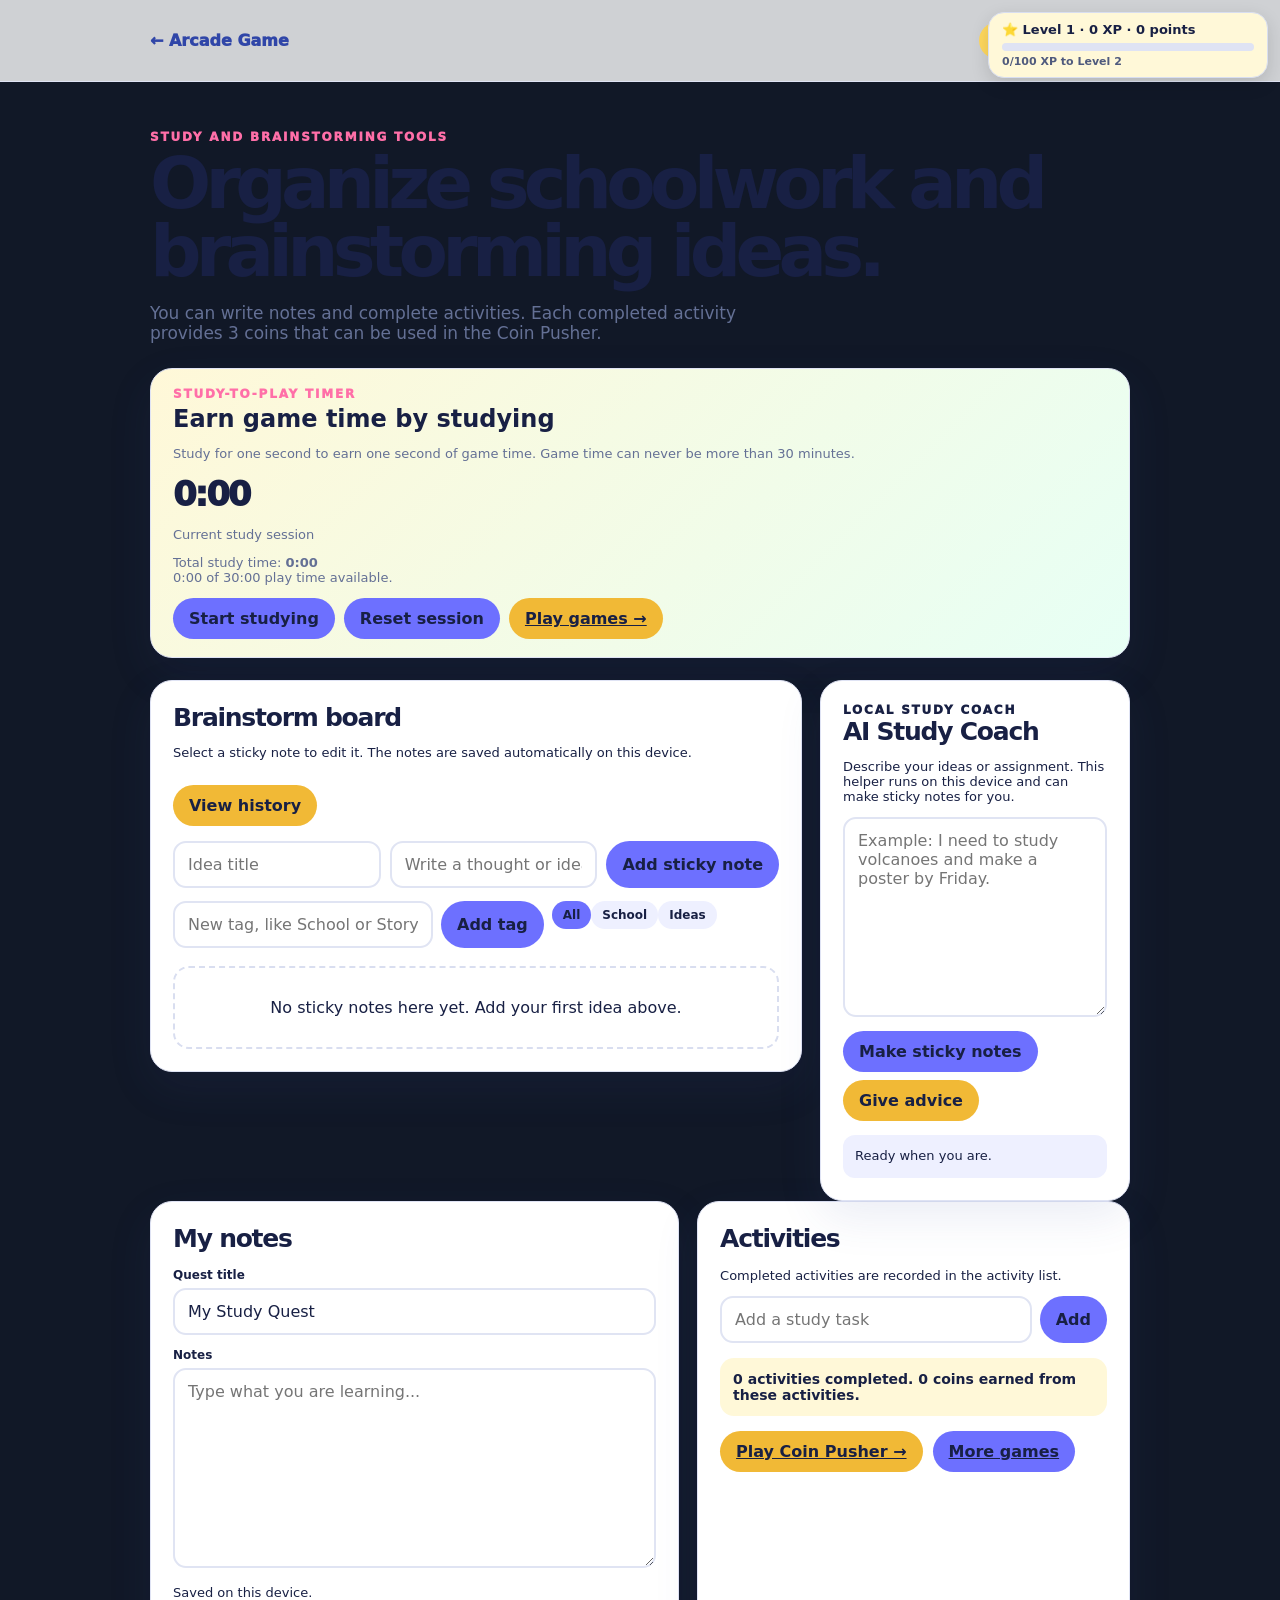
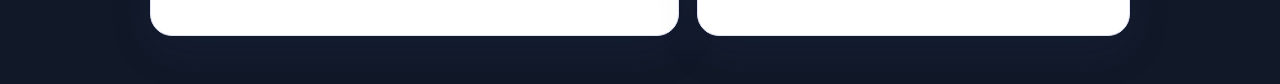
<file: Playground-Arcade/study.html>
<!doctype html>
<html lang="en"><head><meta charset="utf-8"><meta name="viewport" content="width=device-width,initial-scale=1"><title>Study Quest</title>
<style>
*{box-sizing:border-box}body{margin:0;min-height:100vh;color:#182044!important;font-family:system-ui,sans-serif;background:#eef2ff}header,.card,.brainstorm{color:#182044}.coins{color:#4d3b0c}.button{color:#182044}.button.gold{color:#34280c}.small,.hero p,.label{color:#4f5a7d}.wrap{width:min(980px,calc(100% - 30px));margin:auto}header{padding:22px 0;background:#ffffffcc;border-bottom:1px solid #dfe3f4}.nav{display:flex;justify-content:space-between;align-items:center}.logo{font-weight:950;text-decoration:none}.coins{padding:9px 14px;border-radius:999px;background:#ffd85e;font-weight:900}main{padding:48px 0}.hero{margin-bottom:25px}.eyebrow{color:#ff6fa8;font-size:12px;font-weight:950;letter-spacing:.15em;text-transform:uppercase}h1{margin:5px 0;font-size:clamp(42px,8vw,72px);letter-spacing:-.08em;line-height:.95}.hero p{color:#647095;max-width:620px;font-size:17px}.grid{display:grid;grid-template-columns:1.1fr .9fr;gap:18px}.card{padding:22px;border:1px solid #dfe3f4;border-radius:22px;background:#ffffffdd;box-shadow:0 16px 45px #3f4e9b1a}.card h2{margin:0 0 15px;font-size:25px;letter-spacing:-.05em}.label{display:block;margin:13px 0 6px;color:#647095;font-size:12px;font-weight:850}.input,.notes{width:100%;border:2px solid #e0e4f3;border-radius:13px;padding:12px 13px;color:#182044;background:#fff;font:inherit;outline:none}.input:focus,.notes:focus{border-color:#7a83ff}.notes{min-height:200px;resize:vertical}.task-row{display:flex;gap:8px;margin:10px 0}.task-row .input{flex:1}.button{border:0;border-radius:999px;padding:11px 16px;background:#6d70ff;color:#fff;font:inherit;font-weight:900;cursor:pointer}.button.gold{background:#f1b936;color:#34280c}.task{display:flex;gap:10px;align-items:center;padding:12px 0;border-bottom:1px solid #edf0fa}.task input{width:19px;height:19px;accent-color:#6d70ff}.task.done span{text-decoration:line-through;color:#98a0ba}.reward{margin-top:15px;padding:13px;border-radius:14px;background:#fff8d8;color:#725b1a;font-weight:800;font-size:14px}.small{color:#647095;font-size:13px}.actions{display:flex;gap:10px;flex-wrap:wrap;margin-top:15px}@media(max-width:720px){.grid{grid-template-columns:1fr}}
 .brainstorm{margin-bottom:22px}.brain-head{display:flex;justify-content:space-between;gap:12px;align-items:center;flex-wrap:wrap}.brain-head h2{margin:0}.brain-tools{display:grid;grid-template-columns:1fr 1fr auto;gap:9px;margin-top:15px}.tag-tools{display:flex;gap:8px;flex-wrap:wrap;margin-top:13px}.tag-chip{border:0;border-radius:999px;padding:7px 11px;background:#eef0ff;color:#4e57cf;font:inherit;font-size:12px;font-weight:850;cursor:pointer}.tag-chip.active{background:#6d70ff;color:#fff}.sticky-board{display:grid;grid-template-columns:repeat(3,1fr);gap:14px;margin-top:18px}.sticky{min-height:150px;padding:17px;background:#fff3a8;border:0;border-radius:4px 4px 18px 4px;box-shadow:5px 7px 0 #d9c56d55,0 14px 22px #26346918;cursor:pointer;transform:rotate(-1deg);transition:transform .2s,box-shadow .2s}.sticky:nth-child(3n+2){background:#ffd7e7;transform:rotate(1.3deg)}.sticky:nth-child(3n){background:#cffff0;transform:rotate(-.5deg)}.sticky:hover{transform:translateY(-5px) rotate(0);box-shadow:5px 11px 0 #d9c56d66,0 18px 28px #26346925}.sticky h3{margin:0 0 9px;font-size:19px}.sticky p{margin:0;color:#4f587c;white-space:pre-wrap;line-height:1.45;font-size:14px}.sticky small{display:block;margin-top:15px;color:#72799a;font-weight:800}.empty-board{grid-column:1/-1;padding:30px;text-align:center;border:2px dashed #d9def0;border-radius:16px;color:#72799a}.history{display:none;margin-top:18px;padding-top:18px;border-top:1px solid #e4e7f3}.history.open{display:block}.history-item{display:flex;justify-content:space-between;gap:10px;padding:10px 0;border-bottom:1px solid #edf0fa;font-size:13px}.editor{display:none;margin-top:18px;padding:18px;border-radius:16px;background:#f5f6ff}.editor.open{display:block}.editor-actions{display:flex;gap:8px;flex-wrap:wrap;margin-top:11px}@media(max-width:720px){.sticky-board{grid-template-columns:repeat(2,1fr)}.brain-tools{grid-template-columns:1fr}.sticky{min-height:130px}}@media(max-width:460px){.sticky-board{grid-template-columns:1fr}}</style></head><body><header><div class="wrap nav"><a class="logo" href="index (1).html">← Arcade Game</a><span class="coins">🪙 <b id="coins">0</b> coins</span></div></header>
<main><div class="wrap"><section class="hero"><div class="eyebrow">Study and brainstorming tools</div><h1>Organize schoolwork and brainstorming ideas.</h1><p>You can write notes and complete activities. Each completed activity provides 3 coins that can be used in the Coin Pusher.</p></section><section class="card brainstorm" aria-labelledby="brain-title"><div class="brain-head"><div><h2 id="brain-title">Brainstorm board</h2><p class="small">Select a sticky note to edit it. The notes are saved automatically on this device.</p></div><button class="button gold" id="history-button" type="button">View history</button></div><div class="brain-tools"><input class="input" id="idea-title" placeholder="Idea title"><input class="input" id="idea-text" placeholder="Write a thought or idea…"><button class="button" id="add-idea" type="button">Add sticky note</button></div><div class="tag-tools"><input class="input" id="new-tag" placeholder="New tag, like School or Story" style="max-width:260px"><button class="button secondary" id="add-tag" type="button">Add tag</button><div id="tag-list"></div></div><div class="sticky-board" id="sticky-board"></div><div class="editor" id="idea-editor"><strong>Edit sticky note</strong><input class="input" id="edit-title" style="margin-top:9px"><textarea class="notes" id="edit-text" style="min-height:110px;margin-top:9px"></textarea><label class="label">Tag<select class="select" id="edit-tag"></select></label><div class="editor-actions"><button class="button" id="save-idea" type="button">Save changes</button><button class="button secondary" id="close-editor" type="button">Close</button><button class="button" style="background:#db5e76" id="archive-idea" type="button">Move to history</button></div></div><div class="history" id="idea-history"><h3>Idea history</h3><div id="history-list"></div></div></section><div class="grid"><section class="card"><h2>My notes</h2><label class="label" for="title">Quest title</label><input class="input" id="title" placeholder="e.g. Science review"><label class="label" for="notes">Notes</label><textarea class="notes" id="notes" placeholder="Type what you are learning..."></textarea><p class="small" id="saved">Saved on this device.</p></section><section class="card"><h2>Activities</h2><p class="small">Completed activities are recorded in the activity list.</p><div class="task-row"><input class="input" id="task-input" placeholder="Add a study task"><button class="button" id="add">Add</button></div><div id="tasks"></div><div class="reward" id="progress">0 completed · 0 coins earned here</div><div class="actions"><a class="button gold" href="coin-pusher.html">Play Coin Pusher →</a><a class="button" href="index (1).html">More games</a></div></section></div></div></main>
<script src="shared.js?v=20261003"></script><script>
const title=document.getElementById('title'),notes=document.getElementById('notes'),taskInput=document.getElementById('task-input'),tasksEl=document.getElementById('tasks'),coinsEl=document.getElementById('coins'),progress=document.getElementById('progress'),saved=document.getElementById('saved');let data=studyGet();title.value=data.title;notes.value=data.notes;
function render(){data=studyGet();coinsEl.textContent=arcadeState().coins;tasksEl.innerHTML='';let complete=0;data.tasks.forEach(t=>{if(t.done)complete++;const row=document.createElement('label');row.className='task'+(t.done?' done':'');row.innerHTML='<input type="checkbox" '+(t.done?'checked':'')+'><span></span>';row.querySelector('span').textContent=t.text;row.querySelector('input').onchange=()=>{studyCompleteTask(t.id);render()};tasksEl.appendChild(row)});progress.textContent=complete+' activities completed. '+(complete*3)+' coins earned from these activities.'}
function saveNotes(){data=studyGet();data.title=title.value||'My Study Quest';data.notes=notes.value;studySave(data);saved.textContent='Saved just now. The activity data is saved on this device.';setTimeout(()=>saved.textContent='Saved on this device.',1500)}
title.oninput=saveNotes;notes.oninput=saveNotes;document.getElementById('add').onclick=()=>{const text=taskInput.value.trim();if(!text)return;data=studyGet();data.tasks.push({id:Date.now(),text,done:false});studySave(data);taskInput.value='';render()};taskInput.onkeydown=e=>{if(e.key==='Enter')document.getElementById('add').click()};render();
const BRAIN_KEY='brainstormBoard';const freshBrain=()=>({notes:[],tags:['All','School','Ideas'],history:[]});var brain;try{brain={...freshBrain(),...(JSON.parse(localStorage.getItem(BRAIN_KEY))||{})}}catch{brain=freshBrain()}brain.notes=Array.isArray(brain.notes)?brain.notes:[];brain.tags=Array.isArray(brain.tags)&&brain.tags.length?brain.tags:['All'];brain.history=Array.isArray(brain.history)?brain.history:[];let activeTag='All',editingId=null;const board=document.getElementById('sticky-board'),tagList=document.getElementById('tag-list'),historyPanel=document.getElementById('idea-history'),historyList=document.getElementById('history-list'),editor=document.getElementById('idea-editor'),editTitle=document.getElementById('edit-title'),editText=document.getElementById('edit-text'),editTag=document.getElementById('edit-tag');function saveBrain(){localStorage.setItem(BRAIN_KEY,JSON.stringify(brain))}function tagButtons(){tagList.innerHTML=brain.tags.map(t=>'<button type="button" class="tag-chip '+(activeTag===t?'active':'')+'" data-tag="'+safeBrain(t)+'">'+safeBrain(t)+'</button>').join('');tagList.querySelectorAll('[data-tag]').forEach(b=>b.onclick=()=>{activeTag=b.dataset.tag;renderBrain()})}function safeBrain(v){return String(v).replace(/[&<>'"]/g,c=>({'&':'&amp;','<':'&lt;','>':'&gt;',"'":'&#39;','"':'&quot;'}[c]))}function renderBrain(){tagButtons();const shown=brain.notes.filter(n=>activeTag==='All'||n.tag===activeTag);board.innerHTML=shown.length?shown.map(n=>'<article class="sticky" data-note="'+n.id+'"><h3>'+safeBrain(n.title)+'</h3><p>'+safeBrain(n.text)+'</p><small>#'+safeBrain(n.tag)+' · '+new Date(n.updated).toLocaleDateString()+'</small></article>').join(''):'<div class="empty-board">No sticky notes here yet. Add your first idea above.</div>';board.querySelectorAll('[data-note]').forEach(card=>card.onclick=()=>openBrainEditor(Number(card.dataset.note)));historyList.innerHTML=brain.history.length?brain.history.slice().reverse().map(n=>'<div class="history-item"><span><b>'+safeBrain(n.title)+'</b><br><small>'+safeBrain(n.text.slice(0,90))+'</small></span><small>'+new Date(n.archived).toLocaleDateString()+'</small></div>').join(''):'<p class="small">Your archived ideas will appear here.</p>';editTag.innerHTML=brain.tags.filter(t=>t!=='All').map(t=>'<option>'+safeBrain(t)+'</option>').join('')}function openBrainEditor(id){const n=brain.notes.find(x=>x.id===id);if(!n)return;editingId=id;editTitle.value=n.title;editText.value=n.text;editTag.value=n.tag;editor.classList.add('open');editor.scrollIntoView({behavior:'smooth',block:'nearest'})}document.getElementById('add-idea').onclick=()=>{const title=document.getElementById('idea-title').value.trim()||'Untitled idea',text=document.getElementById('idea-text').value.trim();if(!text)return;const tag=activeTag==='All'?'Ideas':activeTag;brain.notes.push({id:Date.now(),title,text,tag,updated:Date.now()});saveBrain();document.getElementById('idea-title').value='';document.getElementById('idea-text').value='';renderBrain()};document.getElementById('add-tag').onclick=()=>{const input=document.getElementById('new-tag'),tag=input.value.trim();if(!tag||brain.tags.includes(tag))return;if(brain.tags[brain.tags.length-1]==='All')brain.tags.push(tag);else brain.tags.push(tag);input.value='';saveBrain();renderBrain()};document.getElementById('save-idea').onclick=()=>{const n=brain.notes.find(x=>x.id===editingId);if(!n)return;n.title=editTitle.value.trim()||'Untitled idea';n.text=editText.value.trim()||' ';n.tag=editTag.value||'Ideas';n.updated=Date.now();saveBrain();editor.classList.remove('open');renderBrain()};document.getElementById('close-editor').onclick=()=>editor.classList.remove('open');document.getElementById('archive-idea').onclick=()=>{const i=brain.notes.findIndex(x=>x.id===editingId);if(i<0)return;brain.history.push({...brain.notes[i],archived:Date.now()});brain.notes.splice(i,1);saveBrain();editor.classList.remove('open');renderBrain()};document.getElementById('history-button').onclick=()=>{historyPanel.classList.toggle('open');document.getElementById('history-button').textContent=historyPanel.classList.contains('open')?'Hide history':'View history'};renderBrain();</script><script>(function(){const brainCard=document.querySelector('.brainstorm'),wrap=document.createElement('div'),ai=document.createElement('aside');wrap.className='study-with-ai';brainCard.parentNode.insertBefore(wrap,brainCard);wrap.appendChild(brainCard);ai.className='card ai-panel';ai.innerHTML='<div class="eyebrow">Local study coach</div><h2>AI Study Coach</h2><p class="small">Describe your ideas or assignment. This helper runs on this device and can make sticky notes for you.</p><textarea class="notes" id="ai-prompt" placeholder="Example: I need to study volcanoes and make a poster by Friday."></textarea><div class="ai-actions"><button class="button" id="ai-notes" type="button">Make sticky notes</button><button class="button gold" id="ai-advice" type="button">Give advice</button></div><p class="ai-reply" id="ai-reply" aria-live="polite">Ready when you are.</p></aside>';wrap.appendChild(ai);const style=document.createElement('style');style.textContent='.study-with-ai{display:grid;grid-template-columns:minmax(0,1fr) 310px;gap:18px;align-items:start}.ai-panel{position:sticky;top:16px}.ai-panel h2{margin:0 0 8px}.ai-actions{display:flex;gap:8px;flex-wrap:wrap;margin-top:10px}.ai-reply{margin:14px 0 0;padding:12px;border-radius:12px;background:#eef0ff;color:#4f587c;line-height:1.45;font-size:13px;white-space:pre-wrap}@media(max-width:860px){.study-with-ai{grid-template-columns:1fr}.ai-panel{position:static}}';document.head.appendChild(style);const prompt=document.getElementById('ai-prompt'),reply=document.getElementById('ai-reply');const offTopic=['weather','movie','celebrity','sports','recipe','music','relationship','joke','game cheat'];function offTopicText(text){const lower=text.toLowerCase();return offTopic.some(word=>lower.includes(word))}function getAdvice(text){if(offTopicText(text))return 'Let’s focus on schoolwork. Tell me the subject, assignment, or study goal you want help organizing.';if(/exam|test|quiz|study|homework|assignment|project|essay|poster|learn/i.test(text))return 'Management tip:\n1. Choose one small task to start.\n2. Work for 20 minutes, then take a 5-minute break.\n3. Check your work and write the next step before stopping.';return 'Management tip: turn this idea into one clear task, give it a deadline, and start with the smallest step you can finish today.'}function makeNotes(){const text=prompt.value.trim();if(!text){reply.textContent='Write an idea or assignment first.';return}if(offTopicText(text)){reply.textContent=getAdvice(text);return}const parts=text.split(/[.!?\\n]+/).map(s=>s.trim()).filter(Boolean).slice(0,5);parts.forEach((part,i)=>brain.notes.push({id:Date.now()+i,title:'AI study note '+(i+1),text:part,tag:'Ideas',updated:Date.now()}));saveBrain();renderBrain();reply.textContent='I made '+parts.length+' sticky note'+(parts.length===1?'':'s')+' from your idea. You can edit them on the board.'}document.getElementById('ai-notes').onclick=makeNotes;document.getElementById('ai-advice').onclick=()=>{reply.textContent=getAdvice(prompt.value.trim())}})();</script></body></html>
</file>
<file: style.css>
:root { --ink:#182033; --muted:#69738d; --paper:#fffdf8; --purple:#7057d8; --purple-dark:#4f3aa6; --mint:#bdf4dc; --yellow:#ffd970; --coral:#ff8b79; }
* { box-sizing:border-box; } body { margin:0; min-height:100vh; color:var(--ink); font-family:"Trebuchet MS",system-ui,sans-serif; background:radial-gradient(circle at top left,#fff8db,transparent 45%),linear-gradient(145deg,#dff7ee,#e5dcff 70%,#ffdeda); }
button,textarea { font:inherit; } button { cursor:pointer; } .app-shell { width:min(94vw,720px); margin:0 auto; padding:22px 0 32px; } .brand-row { display:flex; justify-content:space-between; align-items:flex-start; margin-bottom:20px; } h1,h2,p { margin-top:0; } h1 { margin-bottom:0; font-size:clamp(2rem,7vw,3.1rem); letter-spacing:-.06em; } h2 { font-size:clamp(1.7rem,5vw,2.35rem); margin-bottom:12px; } .eyebrow { color:var(--purple-dark); font-size:.76rem; font-weight:800; letter-spacing:.14em; text-transform:uppercase; margin-bottom:8px; } .sparkle { color:var(--purple); font-size:3rem; transform:rotate(12deg); }
.card { padding:clamp(24px,6vw,48px); text-align:center; background:rgba(255,253,248,.9); border:3px solid rgba(255,255,255,.8); border-radius:28px; box-shadow:0 16px 34px rgba(64,54,111,.15); } .screen { animation:appear .35s ease-out; } .hidden { display:none!important; } .hero-icon { display:grid; place-items:center; width:76px; height:76px; margin:0 auto 18px; border-radius:24px; background:var(--yellow); font-size:2.5rem; box-shadow:0 9px 0 #e7b94b; } .card>p:not(.eyebrow):not(.safety-note) { color:var(--muted); line-height:1.55; max-width:480px; margin-left:auto; margin-right:auto; }
.primary-button { border:0; border-radius:14px; padding:14px 22px; background:var(--purple); color:white; font-weight:800; box-shadow:0 5px 0 var(--purple-dark); transition:transform .12s,box-shadow .12s; } .primary-button:hover { transform:translateY(-2px); box-shadow:0 7px 0 var(--purple-dark); } .primary-button:active { transform:translateY(3px); box-shadow:0 2px 0 var(--purple-dark); } .safety-note { color:#7a6884; font-size:.78rem; line-height:1.45; max-width:440px; margin:22px auto 0; }
.hud { display:flex; justify-content:space-between; gap:8px; margin-bottom:12px; color:var(--muted); font-size:.86rem; } .hud span { background:var(--paper); border-radius:12px; padding:9px 12px; box-shadow:0 3px 0 rgba(64,54,111,.12); } .hud strong { color:var(--ink); margin-left:4px; } .game-board { position:relative; overflow:hidden; height:min(66vh,520px); min-height:390px; border:5px solid var(--ink); border-radius:24px; background:linear-gradient(#89d8ff 0%,#d9f7ff 65%,#bdf4dc 65%,#bdf4dc 100%); box-shadow:inset 0 -18px 0 rgba(89,177,136,.2); touch-action:none; } .game-board:before,.game-board:after { content:""; position:absolute; width:150px; height:36px; border-radius:50%; background:rgba(255,255,255,.6); top:12%; left:10%; } .game-board:after { top:26%; left:auto; right:8%; width:110px; } .board-label { position:absolute; left:0; right:0; top:15px; text-align:center; font-weight:800; color:rgba(24,32,51,.45); } .player { position:absolute; bottom:20px; left:50%; width:70px; height:42px; transform:translateX(-50%); display:grid; place-items:center; border-radius:12px 12px 24px 24px; border:3px solid var(--purple-dark); background:var(--purple); color:var(--yellow); font-size:1.5rem; box-shadow:0 5px 0 var(--purple-dark); z-index:2; } .idea { position:absolute; display:grid; place-items:center; width:42px; height:42px; border:3px solid #d49c3d; border-radius:50%; background:var(--yellow); font-size:1.25rem; box-shadow:0 4px 0 #d49c3d; z-index:1; } .idea.bad { background:var(--coral); border-color:#c95b54; box-shadow:0 4px 0 #c95b54; } .controls-hint { color:var(--muted); text-align:center; font-size:.8rem; margin:12px 0 0; }
textarea { width:100%; max-width:520px; resize:vertical; margin:14px auto; display:block; border:3px solid #dcd7f8; border-radius:15px; padding:13px; color:var(--ink); background:white; outline:none; } textarea:focus { border-color:var(--purple); } .coach-status { min-height:26px; margin:16px auto 0; font-weight:800; color:var(--purple-dark); } .coach-status.answer { background:var(--mint); border-radius:14px; padding:14px; text-align:left; color:var(--ink); font-size:.94rem; line-height:1.5; } .final-score { margin:20px auto 26px; color:var(--muted); } .final-score strong { display:block; color:var(--purple-dark); font-size:2.8rem; } .sr-only { position:absolute; width:1px; height:1px; padding:0; margin:-1px; overflow:hidden; clip:rect(0,0,0,0); white-space:nowrap; border:0; } @keyframes appear { from { opacity:0; transform:translateY(8px); } to { opacity:1; transform:translateY(0); } } @media (max-width:430px) { .app-shell { padding-top:16px; } .sparkle { font-size:2.3rem; } .game-board { min-height:380px; } }
</file>
